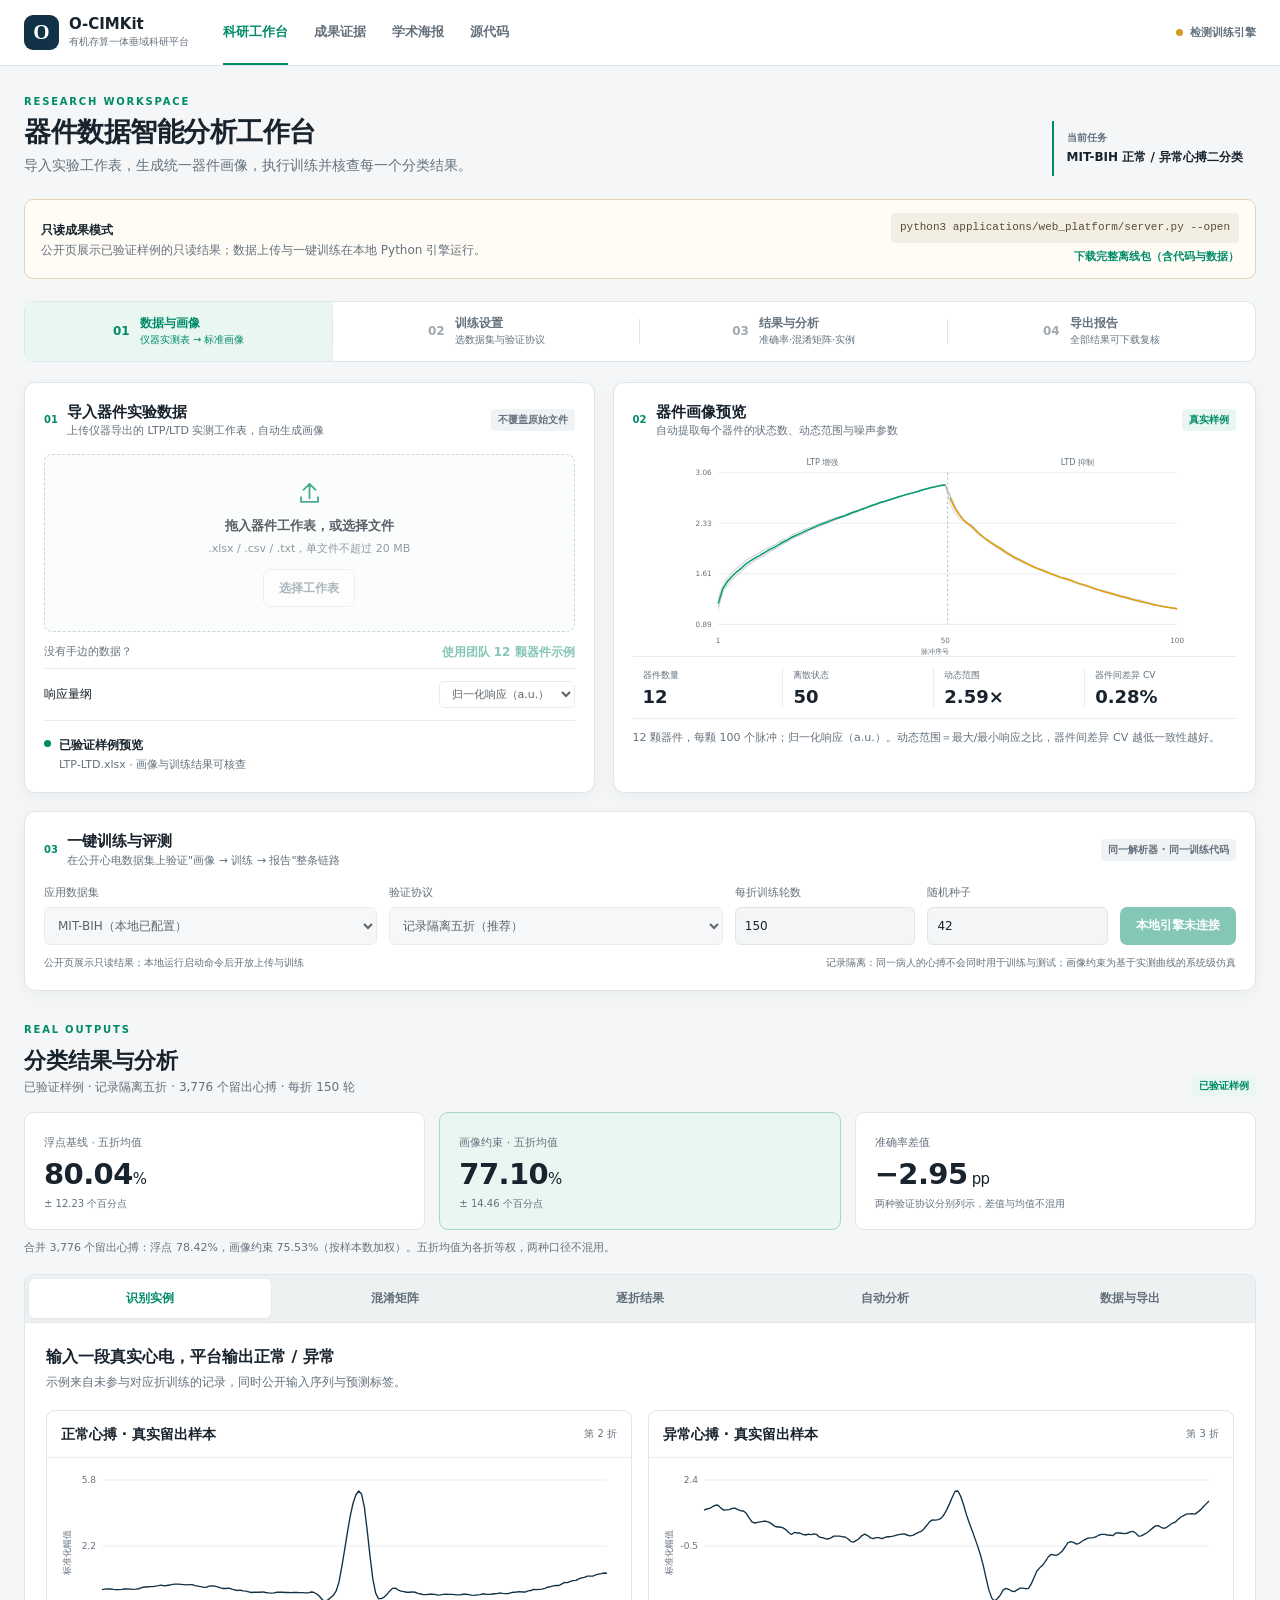
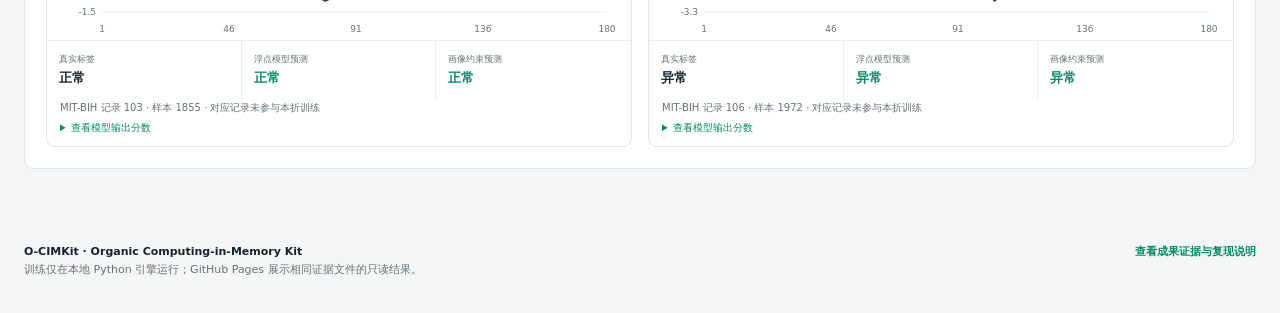
<file: index.html>
<!DOCTYPE html>
<html lang="zh-CN">
<head>
    <meta charset="UTF-8">
    <meta name="viewport" content="width=device-width, initial-scale=1.0">
    <meta name="description" content="O-CIMKit 本地科研平台：导入器件实验数据，生成画像，执行训练，查看心电识别实例、混淆矩阵与自动分析。">
    <title>O-CIMKit｜器件数据智能分析工作台</title>
    <link rel="stylesheet" href="platform.css">
</head>
<body>
<header class="app-header">
    <a class="brand" href="index.html" aria-label="O-CIMKit 科研工作台">
        <span class="brand-mark">O</span>
        <span><strong>O-CIMKit</strong><small>有机存算一体垂域科研平台</small></span>
    </a>
    <nav aria-label="主导航">
        <a class="active" href="index.html">科研工作台</a>
        <a href="evidence.html">成果证据</a>
        <a href="poster.html">学术海报</a>
        <a href="https://github.com/Leslie360/O-CIMKit" target="_blank" rel="noreferrer">源代码</a>
    </nav>
    <div class="engine-status offline" id="engineStatus"><span></span><strong>检测训练引擎</strong></div>
</header>

<main class="workspace">
    <div class="workspace-heading">
        <div><p class="overline">RESEARCH WORKSPACE</p><h1>器件数据智能分析工作台</h1><p>导入实验工作表，生成统一器件画像，执行训练并核查每一个分类结果。</p></div>
        <div class="workspace-boundary"><strong>当前任务</strong><span>MIT-BIH 正常 / 异常心搏二分类</span></div>
    </div>

    <div class="mode-notice" id="modeNotice">
        <div><strong>只读成果模式</strong><p>公开页展示已验证样例的只读结果；数据上传与一键训练在本地 Python 引擎运行。</p></div>
        <div class="offline-actions"><code>python3 applications/web_platform/server.py --open</code><a href="https://leslie360.github.io/O-CIMKit/O-CIMKit_离线评审包_20261112.zip" download>下载完整离线包（含代码与数据）</a></div>
    </div>

    <ol class="stepper" aria-label="科研工作流">
        <li class="active" id="step1"><span>01</span><div><strong>数据与画像</strong><small>仪器实测表 → 标准画像</small></div></li>
        <li id="step2"><span>02</span><div><strong>训练设置</strong><small>选数据集与验证协议</small></div></li>
        <li id="step3"><span>03</span><div><strong>结果与分析</strong><small>准确率·混淆矩阵·实例</small></div></li>
        <li id="step4"><span>04</span><div><strong>导出报告</strong><small>全部结果可下载复核</small></div></li>
    </ol>

    <div class="input-grid">
        <section class="panel" aria-labelledby="importTitle">
            <div class="panel-heading"><div><span class="section-number">01</span><div><h2 id="importTitle">导入器件实验数据</h2><p class="panel-sub">上传仪器导出的 LTP/LTD 实测工作表，自动生成画像</p></div></div><span class="tag neutral">不覆盖原始文件</span></div>
            <div class="dropzone" id="dropzone">
                <input type="file" id="fileInput" accept=".xlsx,.csv,.txt" hidden disabled>
                <svg viewBox="0 0 24 24" aria-hidden="true"><path d="M12 16V4m0 0L7 9m5-5 5 5M5 15v4h14v-4"/></svg>
                <strong>拖入器件工作表，或选择文件</strong>
                <p>.xlsx / .csv / .txt，单文件不超过 20 MB</p>
                <button class="button secondary" id="chooseFile" type="button" disabled>选择工作表</button>
            </div>
            <div class="example-row"><span>没有手边的数据？</span><button class="text-button" id="loadExample" type="button" disabled>使用团队 12 颗器件示例</button></div>
            <div class="field-row">
                <label for="measurementUnit">响应量纲</label>
                <select id="measurementUnit">
                    <option value="">归一化响应（a.u.）</option><option value="uA">µA</option><option value="mA">mA</option><option value="A">A</option><option value="S">S（已知为电导）</option>
                </select>
            </div>
            <div class="file-status" id="fileStatus"><span class="status-dot"></span><div><strong>已验证样例预览</strong><p>LTP-LTD.xlsx · 画像与训练结果可核查</p></div></div>
            <div class="ingestion-message" id="ingestionMessage" role="status" hidden></div>
        </section>

        <section class="panel" aria-labelledby="profileTitle">
            <div class="panel-heading"><div><span class="section-number">02</span><div><h2 id="profileTitle">器件画像预览</h2><p class="panel-sub">自动提取每个器件的状态数、动态范围与噪声参数</p></div></div><span class="tag success" id="profileTag">真实样例</span></div>
            <div class="profile-plot"><svg id="profileChart" viewBox="0 0 640 250" role="img" aria-label="实测器件 LTP 与 LTD 响应曲线"></svg></div>
            <div class="profile-metrics">
                <div><span>器件数量</span><strong id="deviceCount">12</strong></div>
                <div><span>离散状态</span><strong id="profileStates">50</strong></div>
                <div><span>动态范围</span><strong id="profileRange">2.59×</strong></div>
                <div><span>器件间差异 CV</span><strong id="profileVariation">0.28%</strong></div>
            </div>
            <p class="panel-note" id="profileNote">均值曲线来自 12 颗器件，每颗 50 次增强（LTP）与 50 次抑制（LTD）。动态范围＝最大/最小响应之比；器件间差异 CV 越低，器件一致性越好。</p>
        </section>
    </div>

    <section class="panel training-panel" aria-labelledby="trainingTitle">
        <div class="panel-heading"><div><span class="section-number">03</span><div><h2 id="trainingTitle">一键训练与评测</h2><p class="panel-sub">在公开心电数据集上验证"画像 → 训练 → 报告"整条链路</p></div></div><span class="tag neutral">同一解析器 · 同一训练代码</span></div>
        <div class="training-form">
            <label>应用数据集<select id="dataset" disabled><option>MIT-BIH（本地已配置）</option></select></label>
            <label title="记录隔离：同一位病人的心搏不会同时出现在训练集与测试集，避免信息泄漏">验证协议<select id="validation"><option value="patient-group-kfold">记录隔离五折（推荐）</option><option value="beat-kfold">心搏级内部五折</option></select></label>
            <label title="每一折模型训练的迭代轮数">每折训练轮数<input id="epochs" type="number" min="1" max="300" value="150"></label>
            <label title="固定随机种子，保证五折结果可复现">随机种子<input id="seed" type="number" min="0" max="2147483647" value="42"></label>
            <button class="button primary" id="startTraining" type="button" disabled>开始训练</button>
        </div>
        <div class="training-caption"><span id="trainingHint">请先连接本地引擎并生成器件画像</span><span>记录隔离：同一病人的心搏不会同时用于训练与测试；画像约束为基于实测曲线的系统级仿真</span></div>
        <div class="job-progress" id="jobProgress" hidden>
            <div><strong id="jobMessage">准备训练</strong><span id="jobPercent">0%</span></div>
            <div class="progress-track"><span id="progressFill"></span></div>
            <small id="jobId"></small>
        </div>
        <div class="error-box" id="trainingError" role="alert" hidden></div>
    </section>

    <section class="results-section" id="resultsSection" aria-labelledby="resultsTitle">
        <div class="results-heading">
            <div><p class="overline">REAL OUTPUTS</p><h2 id="resultsTitle">分类结果与分析</h2><p id="resultContext">团队样例 · 记录隔离五折 · 3,776 个留出心搏</p></div>
            <span class="tag success" id="resultSource">已验证样例</span>
        </div>
        <div class="metric-grid">
            <article><span>浮点基线 · 五折均值</span><strong id="floatAccuracy">80.04<small>%</small></strong><p id="floatStd">± 12.23 个百分点</p></article>
            <article class="emphasized"><span>画像约束 · 五折均值</span><strong id="measuredAccuracy">77.10<small>%</small></strong><p id="measuredStd">± 14.46 个百分点</p></article>
            <article><span>准确率差值</span><strong id="accuracyDelta">−2.95<small> pp</small></strong><p>两种验证协议分别列示，差值与均值不混用</p></article>
        </div>
        <p class="pooled-note" id="pooledNote">合并 3,776 个留出心搏后的样本加权准确率另行列示；与五折等权均值不混用。</p>

        <div class="result-tabs" role="tablist" aria-label="结果视图">
            <button class="active" type="button" role="tab" aria-selected="true" data-tab="examples">识别实例</button>
            <button type="button" role="tab" aria-selected="false" data-tab="confusion">混淆矩阵</button>
            <button type="button" role="tab" aria-selected="false" data-tab="folds">逐折结果</button>
            <button type="button" role="tab" aria-selected="false" data-tab="analysis">自动分析</button>
            <button type="button" role="tab" aria-selected="false" data-tab="downloads">数据与导出</button>
        </div>

        <div class="tab-panel" id="examplesPanel" role="tabpanel">
            <div class="panel-intro"><h3>输入一段真实心电，平台输出正常 / 异常</h3><p>示例来自未参与对应折训练的记录，同时公开输入序列与预测标签。</p></div>
            <div class="example-grid" id="exampleGrid"></div>
        </div>
        <div class="tab-panel" id="confusionPanel" role="tabpanel" hidden>
            <div class="panel-intro"><h3>正常与异常分别识别对了多少？</h3><p>矩阵汇总全部五折的留出预测；每格同时显示心搏数量与占真实类别的比例。</p></div>
            <div class="matrix-grid" id="matrixGrid"></div>
            <div id="recallSummary"></div>
        </div>
        <div class="tab-panel" id="foldsPanel" role="tabpanel" hidden>
            <div class="panel-intro"><h3>五折结果与记录来源</h3><p>五折结果与记录来源一并公开，便于核查折间波动。</p></div>
            <svg id="foldChart" viewBox="0 0 960 320" role="img" aria-label="五折准确率对比"></svg>
            <div id="foldTable"></div>
        </div>
        <div class="tab-panel" id="analysisPanel" role="tabpanel" hidden>
            <div class="panel-intro"><h3>从结果到下一步实验</h3><p>分析文字由本次结果自动生成，准确区分五折等权、样本加权与验证边界。</p></div>
            <ol class="analysis-list" id="analysisList"></ol>
            <div class="boundary-note"><strong>平台定位</strong><p>心电分类用于验证“器件实测数据 → 器件画像 → 模型训练 → 结果报告”的科研链路，面向器件与算法研究。</p></div>
        </div>
        <div class="tab-panel" id="downloadsPanel" role="tabpanel" hidden>
            <div class="panel-intro"><h3>数据文件与分析结果下载</h3><p>画像、评测报告、逐心搏预测和实例均可下载，便于后续分析和复核。</p></div>
            <div class="download-grid" id="downloadGrid"></div>
        </div>
    </section>
</main>

<footer class="app-footer"><div><strong>O-CIMKit · Organic Computing-in-Memory Kit</strong><p>训练仅在本地 Python 引擎运行；GitHub Pages 展示相同证据文件的只读结果。</p></div><a href="evidence.html">查看成果证据与复现说明</a></footer>
<script src="data.js"></script>
<script src="platform.js"></script>
</body>
</html>
</file>
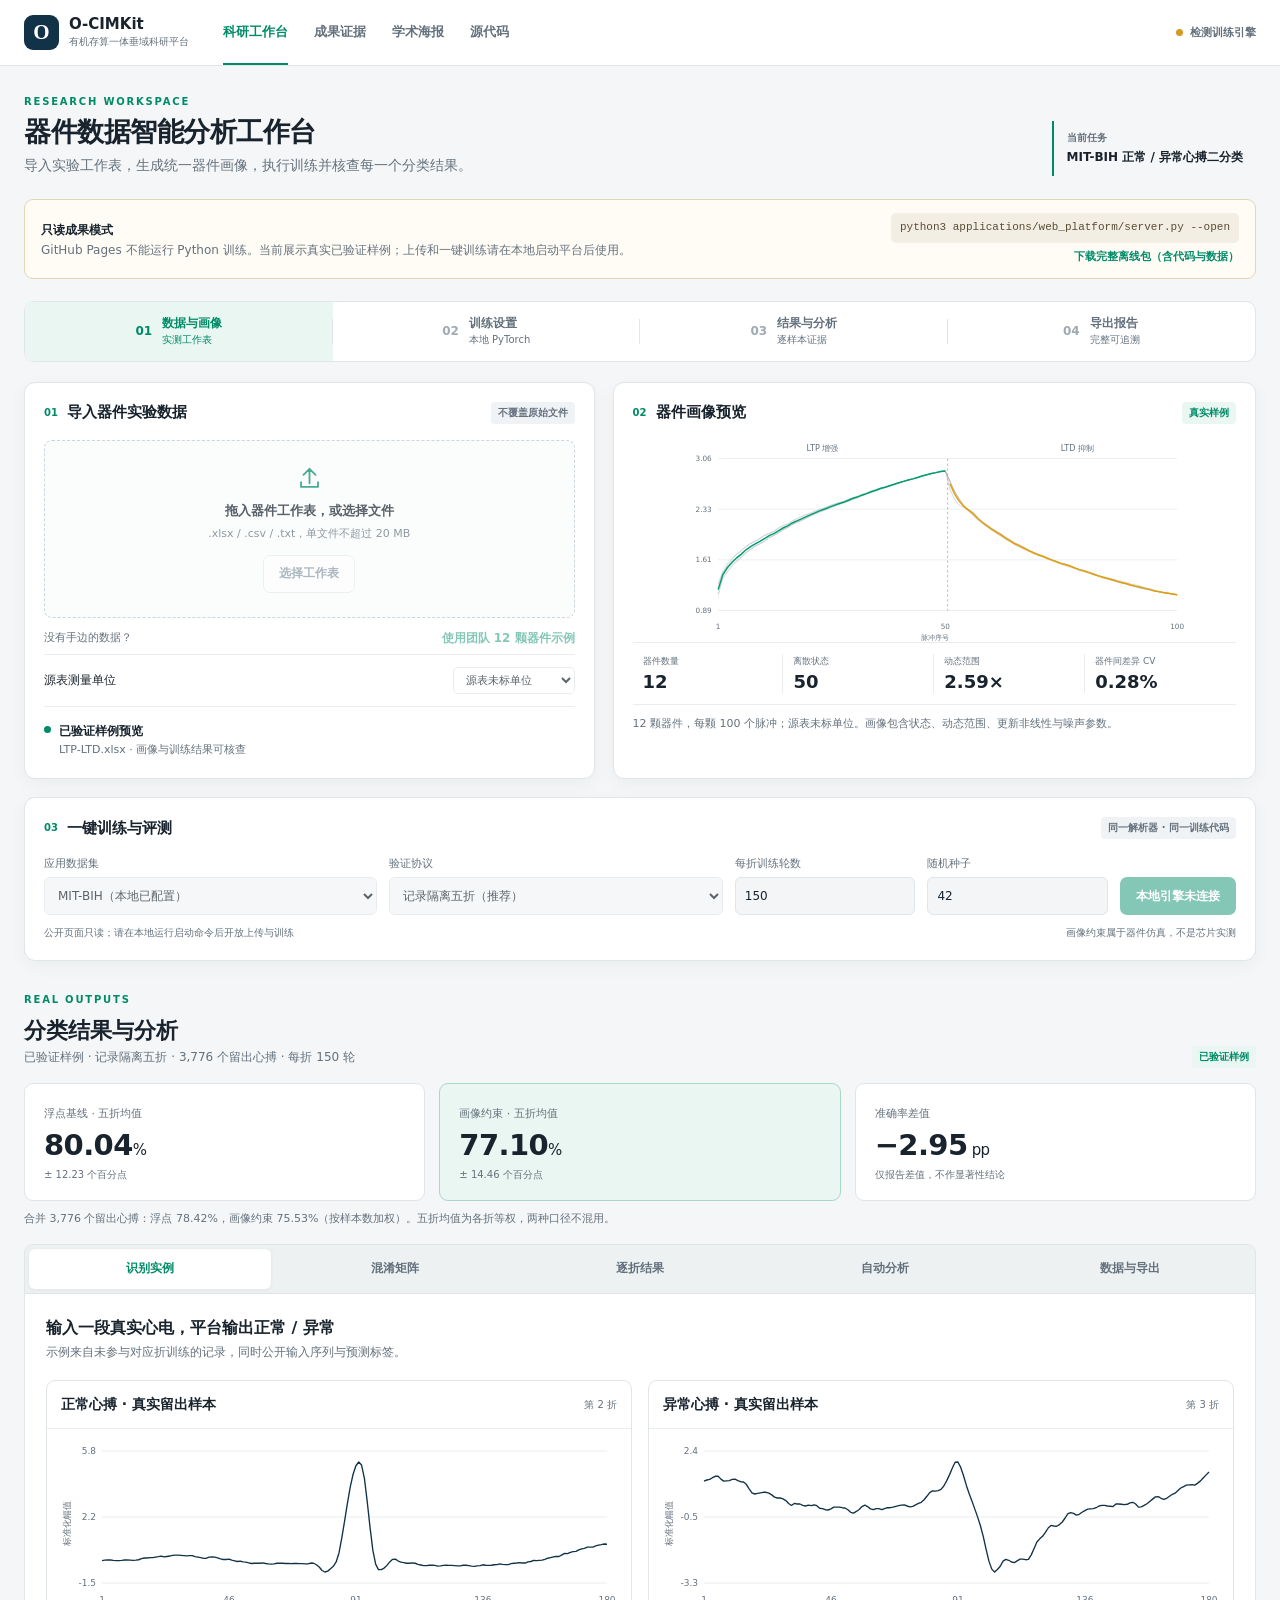
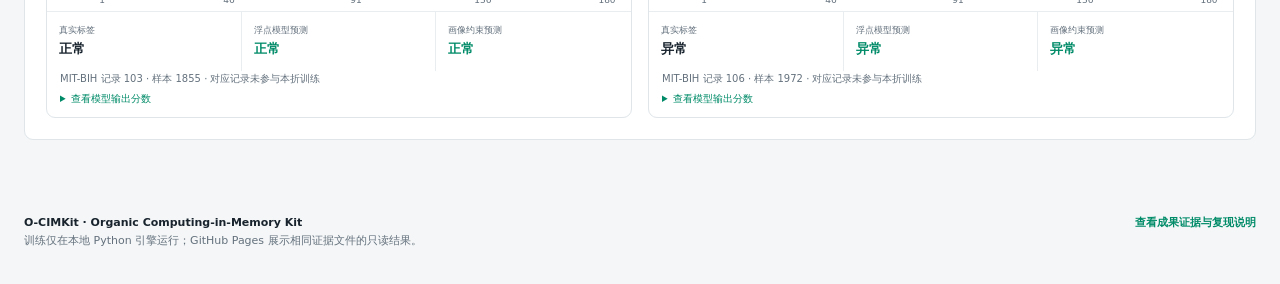
<file: applications/web_dashboard/index.html>
<!DOCTYPE html>
<html lang="zh-CN">
<head>
    <meta charset="UTF-8">
    <meta name="viewport" content="width=device-width, initial-scale=1.0">
    <meta name="description" content="O-CIMKit 本地科研平台：导入器件实验数据，生成画像，执行训练，查看心电识别实例、混淆矩阵与自动分析。">
    <title>O-CIMKit｜器件数据智能分析工作台</title>
    <link rel="stylesheet" href="platform.css">
</head>
<body>
<header class="app-header">
    <a class="brand" href="index.html" aria-label="O-CIMKit 科研工作台">
        <span class="brand-mark">O</span>
        <span><strong>O-CIMKit</strong><small>有机存算一体垂域科研平台</small></span>
    </a>
    <nav aria-label="主导航">
        <a class="active" href="index.html">科研工作台</a>
        <a href="evidence.html">成果证据</a>
        <a href="poster.html">学术海报</a>
        <a href="https://github.com/Leslie360/O-CIMKit" target="_blank" rel="noreferrer">源代码</a>
    </nav>
    <div class="engine-status offline" id="engineStatus"><span></span><strong>检测训练引擎</strong></div>
</header>

<main class="workspace">
    <div class="workspace-heading">
        <div><p class="overline">RESEARCH WORKSPACE</p><h1>器件数据智能分析工作台</h1><p>导入实验工作表，生成统一器件画像，执行训练并核查每一个分类结果。</p></div>
        <div class="workspace-boundary"><strong>当前任务</strong><span>MIT-BIH 正常 / 异常心搏二分类</span></div>
    </div>

    <div class="mode-notice" id="modeNotice">
        <div><strong>只读成果模式</strong><p>GitHub Pages 不能运行 Python 训练。当前展示真实已验证样例；上传和一键训练请在本地启动平台后使用。</p></div>
        <div class="offline-actions"><code>python3 applications/web_platform/server.py --open</code><a href="https://leslie360.github.io/O-CIMKit/O-CIMKit_离线评审包_20261112.zip" download>下载完整离线包（含代码与数据）</a></div>
    </div>

    <ol class="stepper" aria-label="科研工作流">
        <li class="active" id="step1"><span>01</span><div><strong>数据与画像</strong><small>实测工作表</small></div></li>
        <li id="step2"><span>02</span><div><strong>训练设置</strong><small>本地 PyTorch</small></div></li>
        <li id="step3"><span>03</span><div><strong>结果与分析</strong><small>逐样本证据</small></div></li>
        <li id="step4"><span>04</span><div><strong>导出报告</strong><small>完整可追溯</small></div></li>
    </ol>

    <div class="input-grid">
        <section class="panel" aria-labelledby="importTitle">
            <div class="panel-heading"><div><span class="section-number">01</span><h2 id="importTitle">导入器件实验数据</h2></div><span class="tag neutral">不覆盖原始文件</span></div>
            <div class="dropzone" id="dropzone">
                <input type="file" id="fileInput" accept=".xlsx,.csv,.txt" hidden disabled>
                <svg viewBox="0 0 24 24" aria-hidden="true"><path d="M12 16V4m0 0L7 9m5-5 5 5M5 15v4h14v-4"/></svg>
                <strong>拖入器件工作表，或选择文件</strong>
                <p>.xlsx / .csv / .txt，单文件不超过 20 MB</p>
                <button class="button secondary" id="chooseFile" type="button" disabled>选择工作表</button>
            </div>
            <div class="example-row"><span>没有手边的数据？</span><button class="text-button" id="loadExample" type="button" disabled>使用团队 12 颗器件示例</button></div>
            <div class="field-row">
                <label for="measurementUnit">源表测量单位</label>
                <select id="measurementUnit">
                    <option value="">源表未标单位</option><option value="uA">µA</option><option value="mA">mA</option><option value="A">A</option><option value="S">S（已知为电导）</option>
                </select>
            </div>
            <div class="file-status" id="fileStatus"><span class="status-dot"></span><div><strong>已验证样例预览</strong><p>LTP-LTD.xlsx · 画像与训练结果可核查</p></div></div>
            <div class="ingestion-message" id="ingestionMessage" role="status" hidden></div>
        </section>

        <section class="panel" aria-labelledby="profileTitle">
            <div class="panel-heading"><div><span class="section-number">02</span><h2 id="profileTitle">器件画像预览</h2></div><span class="tag success" id="profileTag">真实样例</span></div>
            <div class="profile-plot"><svg id="profileChart" viewBox="0 0 640 250" role="img" aria-label="实测器件 LTP 与 LTD 响应曲线"></svg></div>
            <div class="profile-metrics">
                <div><span>器件数量</span><strong id="deviceCount">12</strong></div>
                <div><span>离散状态</span><strong id="profileStates">50</strong></div>
                <div><span>动态范围</span><strong id="profileRange">2.59×</strong></div>
                <div><span>器件间差异 CV</span><strong id="profileVariation">0.28%</strong></div>
            </div>
            <p class="panel-note" id="profileNote">均值曲线来自 12 颗器件，每颗 50 次增强与 50 次抑制；源表未标电流单位。</p>
        </section>
    </div>

    <section class="panel training-panel" aria-labelledby="trainingTitle">
        <div class="panel-heading"><div><span class="section-number">03</span><h2 id="trainingTitle">一键训练与评测</h2></div><span class="tag neutral">同一解析器 · 同一训练代码</span></div>
        <div class="training-form">
            <label>应用数据集<select id="dataset" disabled><option>MIT-BIH（本地已配置）</option></select></label>
            <label>验证协议<select id="validation"><option value="patient-group-kfold">记录隔离五折（推荐）</option><option value="beat-kfold">心搏级内部五折</option></select></label>
            <label>每折训练轮数<input id="epochs" type="number" min="1" max="300" value="150"></label>
            <label>随机种子<input id="seed" type="number" min="0" max="2147483647" value="42"></label>
            <button class="button primary" id="startTraining" type="button" disabled>开始训练</button>
        </div>
        <div class="training-caption"><span id="trainingHint">请先连接本地引擎并生成器件画像</span><span>画像约束属于器件仿真，不是芯片实测</span></div>
        <div class="job-progress" id="jobProgress" hidden>
            <div><strong id="jobMessage">准备训练</strong><span id="jobPercent">0%</span></div>
            <div class="progress-track"><span id="progressFill"></span></div>
            <small id="jobId"></small>
        </div>
        <div class="error-box" id="trainingError" role="alert" hidden></div>
    </section>

    <section class="results-section" id="resultsSection" aria-labelledby="resultsTitle">
        <div class="results-heading">
            <div><p class="overline">REAL OUTPUTS</p><h2 id="resultsTitle">分类结果与分析</h2><p id="resultContext">团队样例 · 记录隔离五折 · 3,776 个留出心搏</p></div>
            <span class="tag success" id="resultSource">已验证样例</span>
        </div>
        <div class="metric-grid">
            <article><span>浮点基线 · 五折均值</span><strong id="floatAccuracy">80.04<small>%</small></strong><p id="floatStd">± 12.23 个百分点</p></article>
            <article class="emphasized"><span>画像约束 · 五折均值</span><strong id="measuredAccuracy">77.10<small>%</small></strong><p id="measuredStd">± 14.46 个百分点</p></article>
            <article><span>准确率差值</span><strong id="accuracyDelta">−2.95<small> pp</small></strong><p>仅报告差值，不作显著性结论</p></article>
        </div>
        <p class="pooled-note" id="pooledNote">合并 3,776 个留出心搏后的样本加权准确率另行列示；与五折等权均值不混用。</p>

        <div class="result-tabs" role="tablist" aria-label="结果视图">
            <button class="active" type="button" role="tab" aria-selected="true" data-tab="examples">识别实例</button>
            <button type="button" role="tab" aria-selected="false" data-tab="confusion">混淆矩阵</button>
            <button type="button" role="tab" aria-selected="false" data-tab="folds">逐折结果</button>
            <button type="button" role="tab" aria-selected="false" data-tab="analysis">自动分析</button>
            <button type="button" role="tab" aria-selected="false" data-tab="downloads">数据与导出</button>
        </div>

        <div class="tab-panel" id="examplesPanel" role="tabpanel">
            <div class="panel-intro"><h3>输入一段真实心电，平台输出正常 / 异常</h3><p>示例来自未参与对应折训练的记录，同时公开输入序列与预测标签。</p></div>
            <div class="example-grid" id="exampleGrid"></div>
        </div>
        <div class="tab-panel" id="confusionPanel" role="tabpanel" hidden>
            <div class="panel-intro"><h3>正常与异常分别识别对了多少？</h3><p>矩阵汇总全部五折的留出预测；每格同时显示心搏数量与占真实类别的比例。</p></div>
            <div class="matrix-grid" id="matrixGrid"></div>
            <div id="recallSummary"></div>
        </div>
        <div class="tab-panel" id="foldsPanel" role="tabpanel" hidden>
            <div class="panel-intro"><h3>五折结果与记录来源</h3><p>折间波动是科研结论的一部分，不能只展示最好的一次。</p></div>
            <svg id="foldChart" viewBox="0 0 960 320" role="img" aria-label="五折准确率对比"></svg>
            <div id="foldTable"></div>
        </div>
        <div class="tab-panel" id="analysisPanel" role="tabpanel" hidden>
            <div class="panel-intro"><h3>从结果到下一步实验</h3><p>分析文字由本次结果自动生成，准确区分五折等权、样本加权与验证边界。</p></div>
            <ol class="analysis-list" id="analysisList"></ol>
            <div class="boundary-note"><strong>平台定位</strong><p>心电分类用于验证“器件实测数据 → 器件画像 → 模型训练 → 结果报告”的科研链路，不构成临床诊断建议。</p></div>
        </div>
        <div class="tab-panel" id="downloadsPanel" role="tabpanel" hidden>
            <div class="panel-intro"><h3>数据文件与分析结果下载</h3><p>画像、评测报告、逐心搏预测和实例均可下载，便于后续分析和复核。</p></div>
            <div class="download-grid" id="downloadGrid"></div>
        </div>
    </section>
</main>

<footer class="app-footer"><div><strong>O-CIMKit · Organic Computing-in-Memory Kit</strong><p>训练仅在本地 Python 引擎运行；GitHub Pages 展示相同证据文件的只读结果。</p></div><a href="evidence.html">查看成果证据与复现说明</a></footer>
<script src="data.js"></script>
<script src="platform.js"></script>
</body>
</html>
</file>
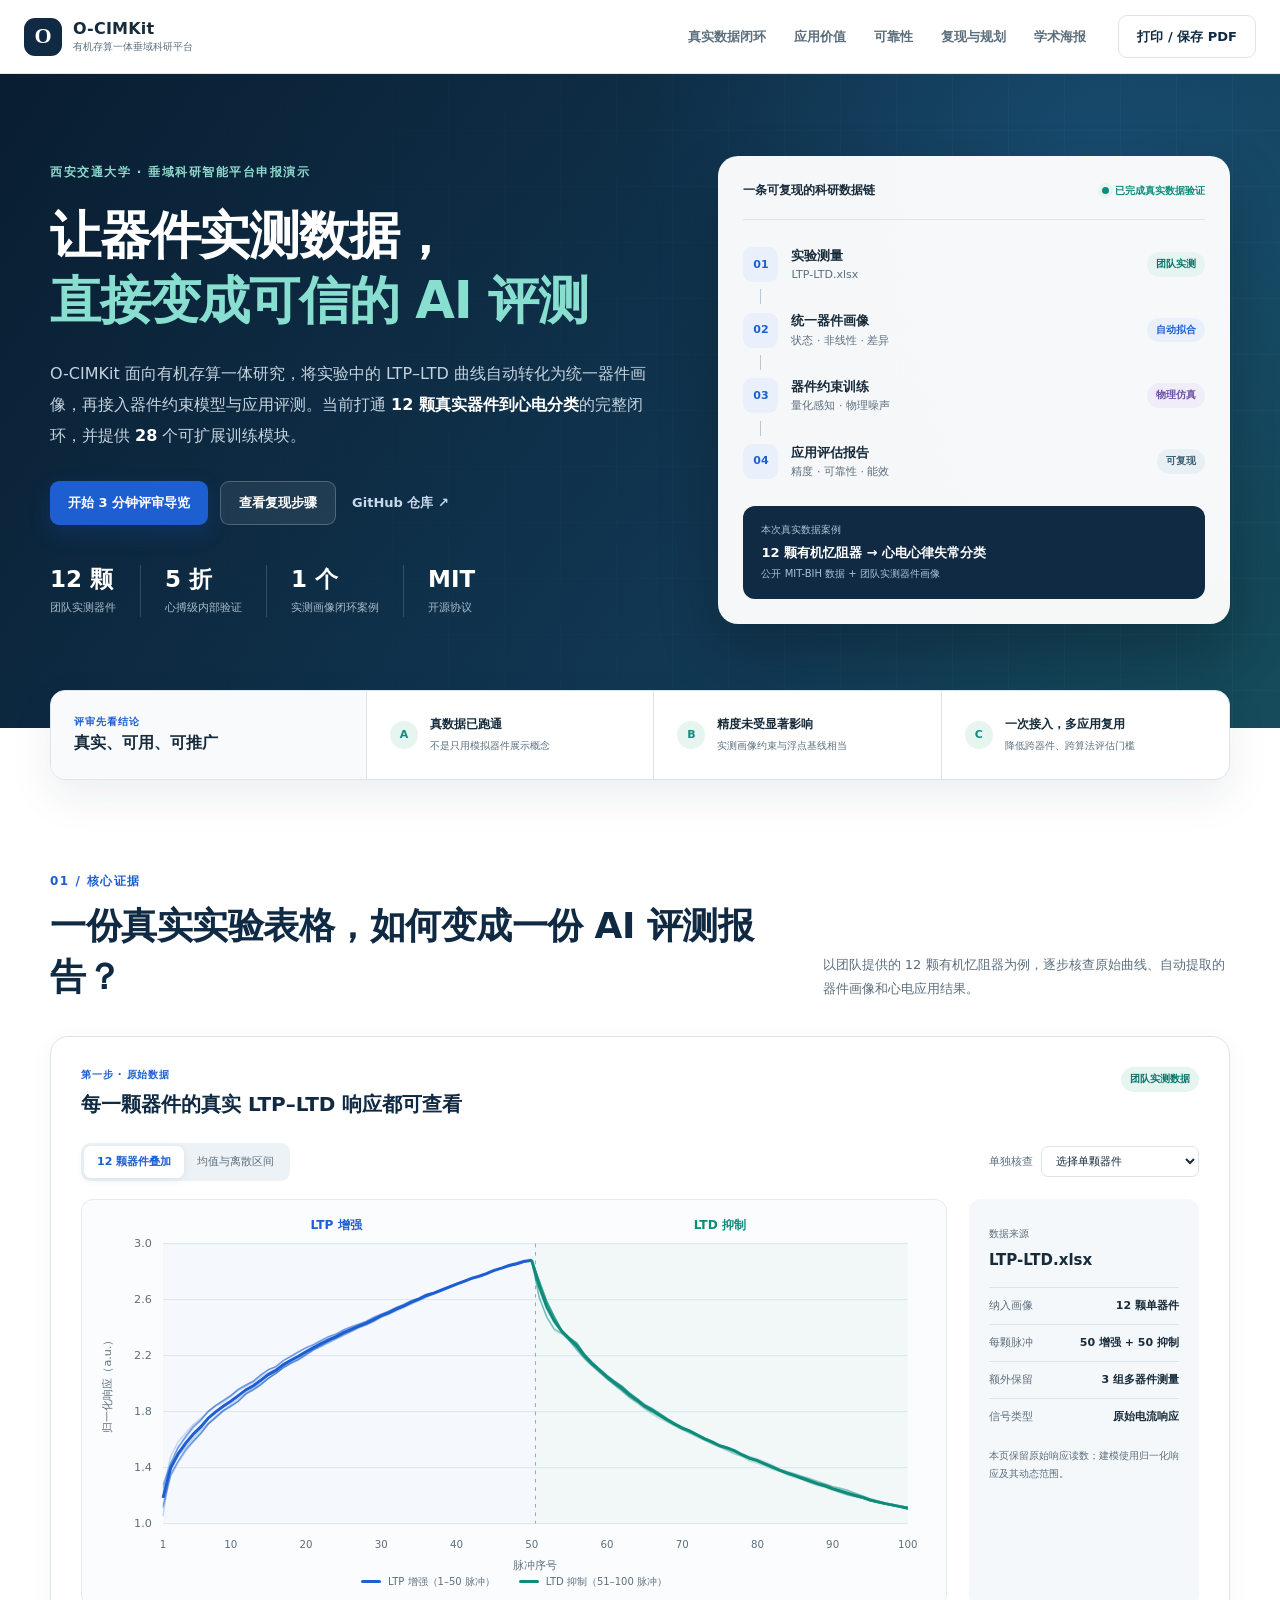
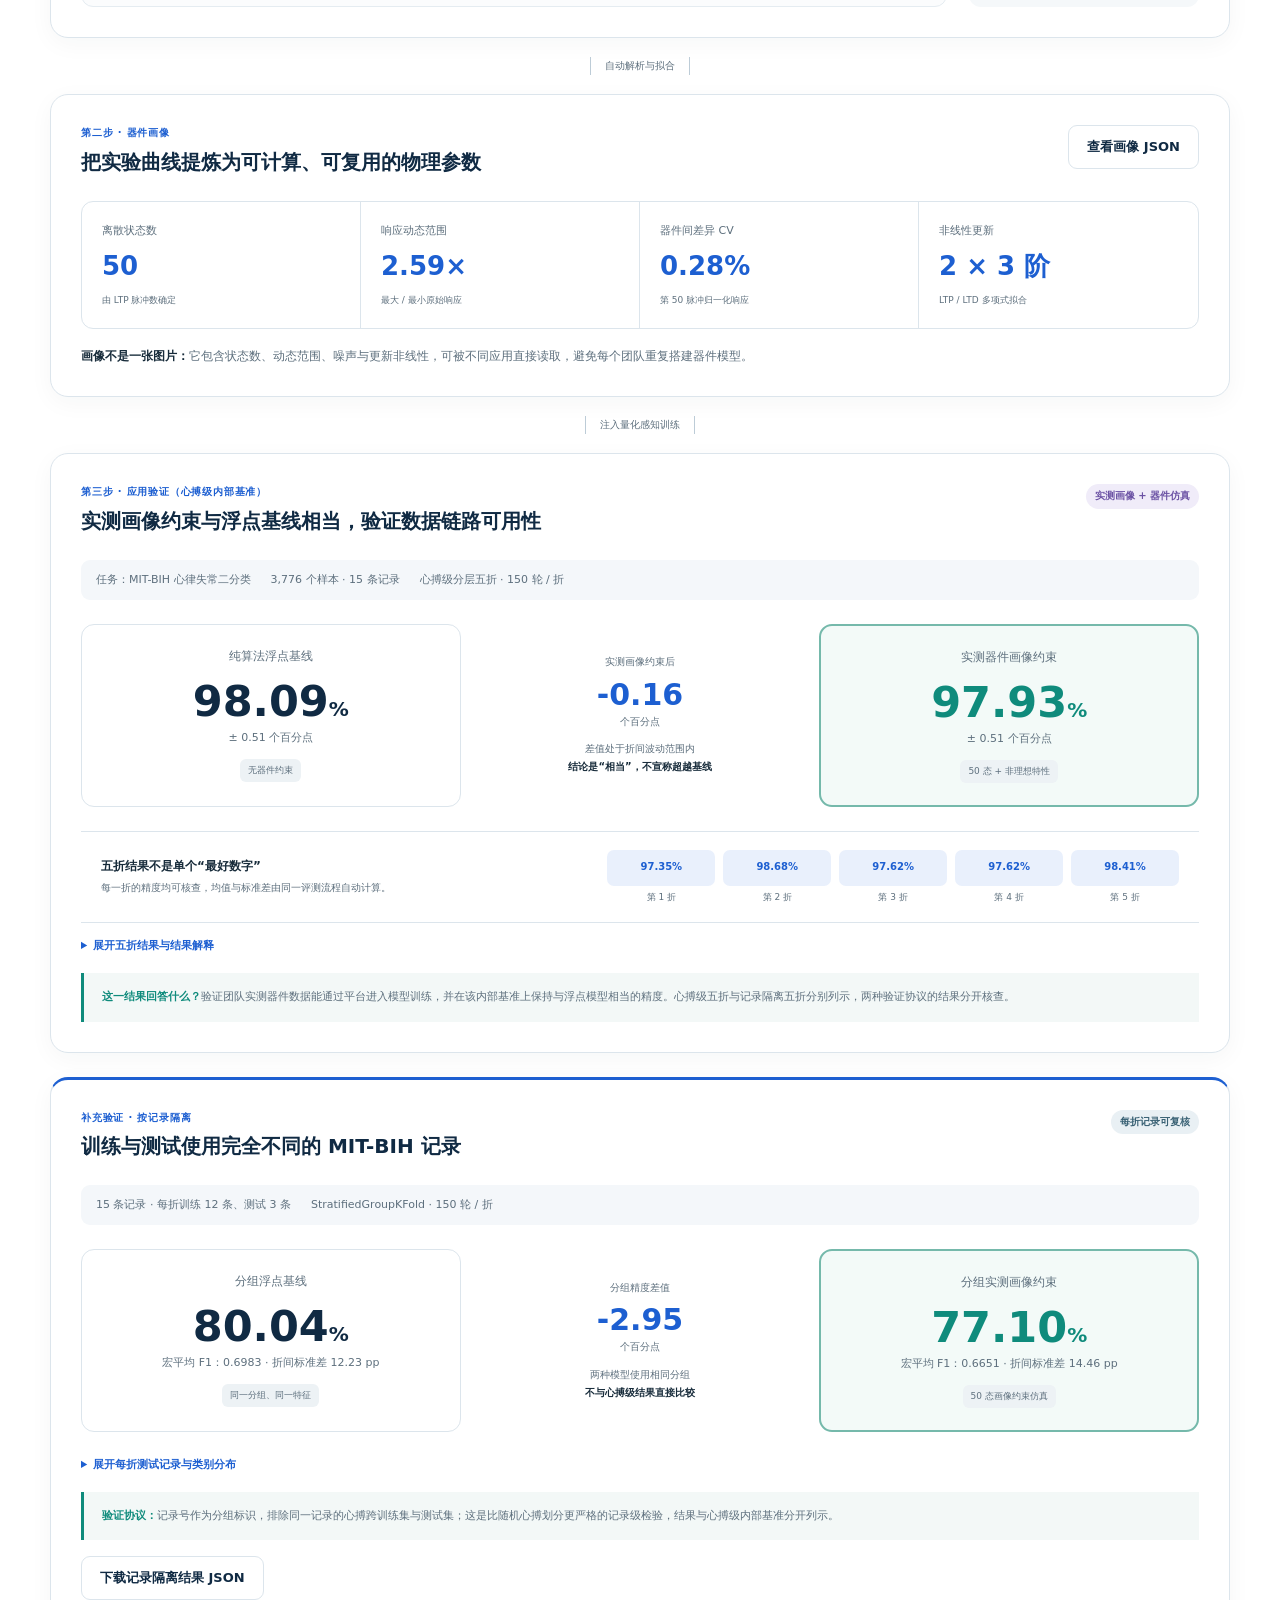
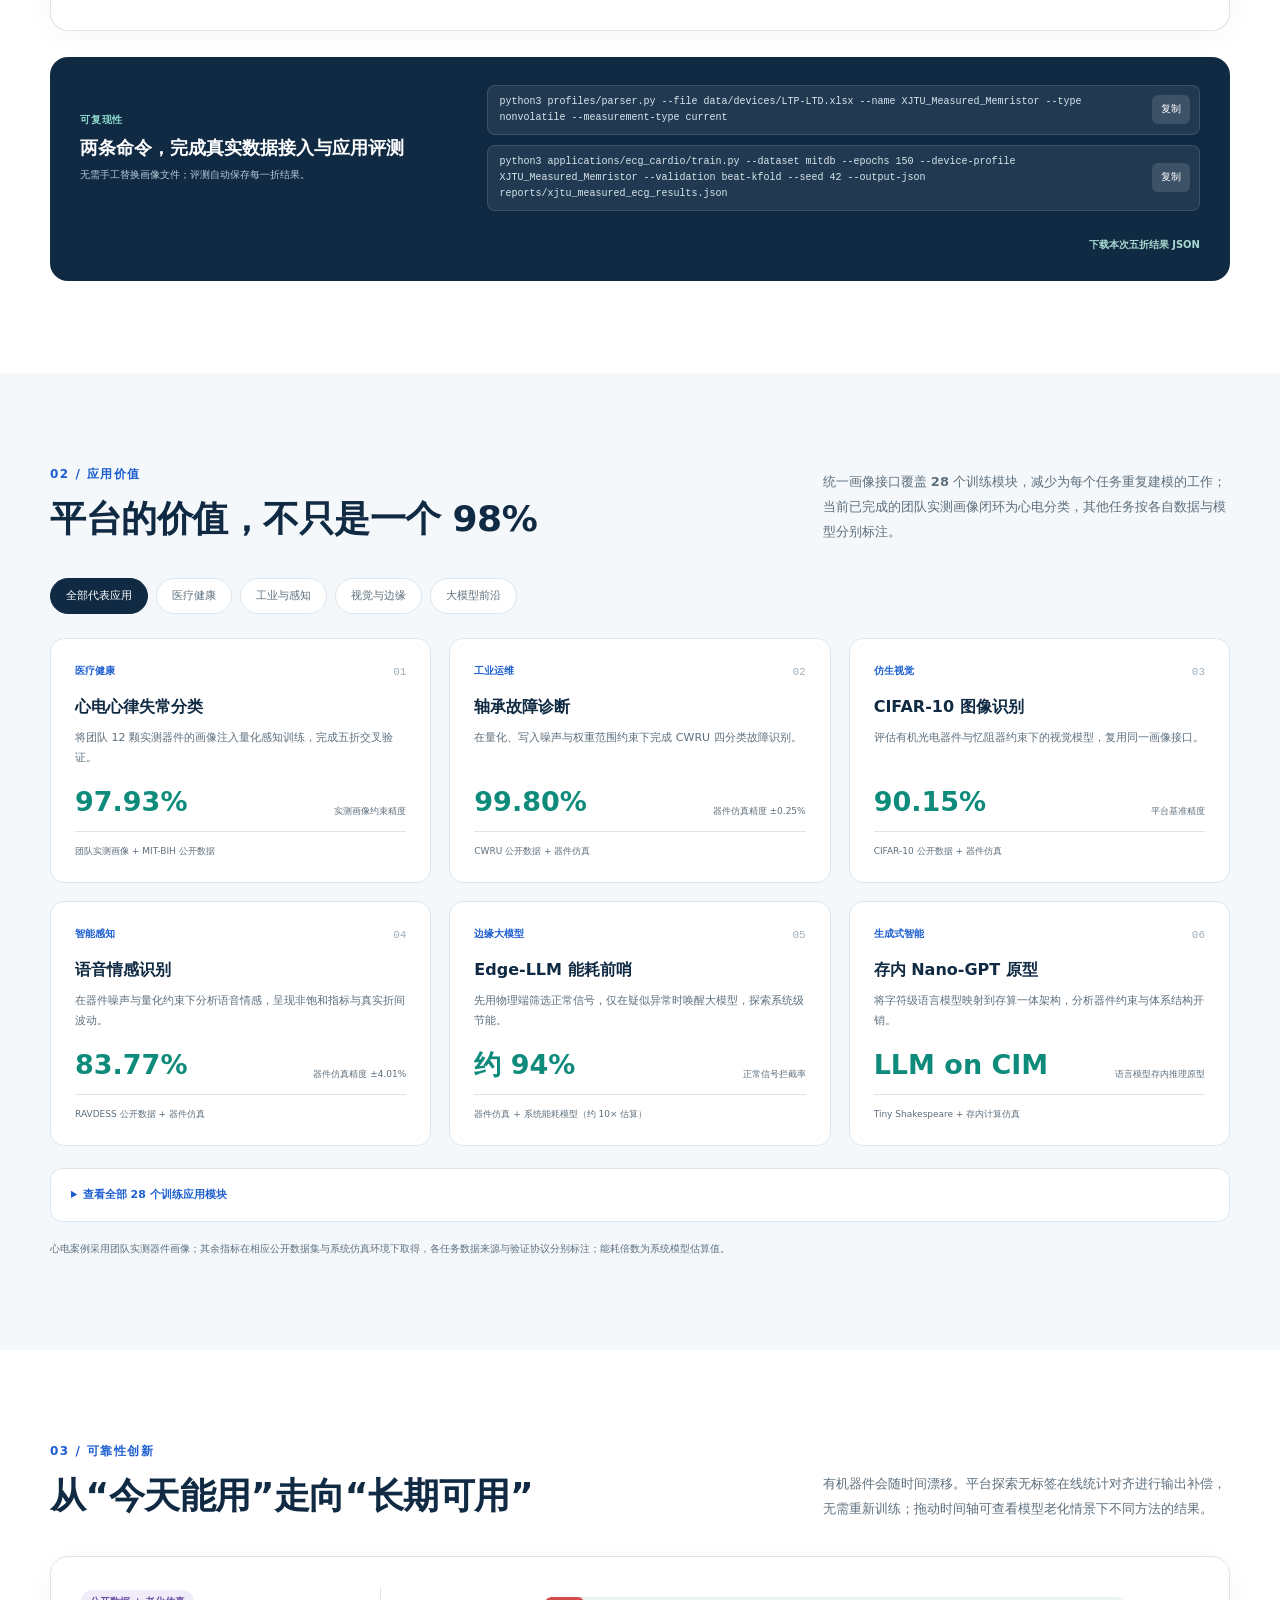
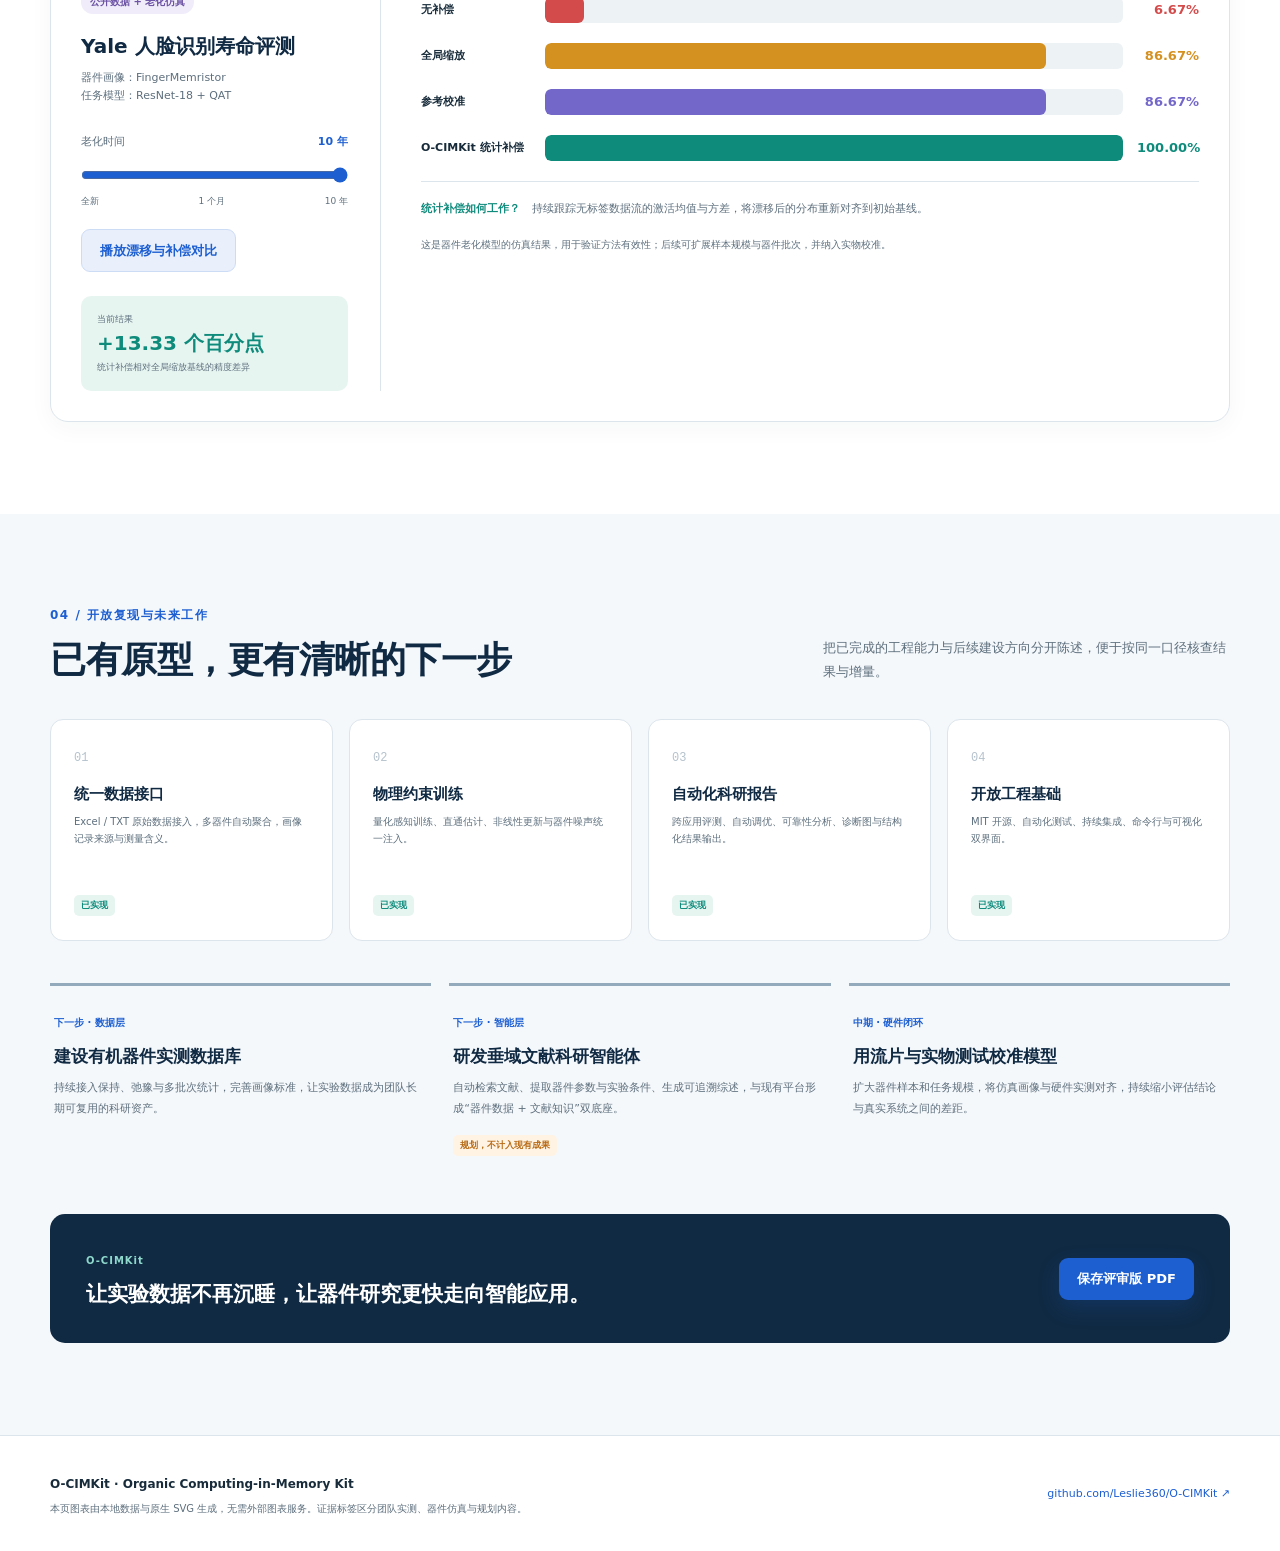
<file: evidence.html>
<!DOCTYPE html>
<html lang="zh-CN">
<head>
    <meta charset="UTF-8">
    <meta name="viewport" content="width=device-width, initial-scale=1.0">
    <meta name="description" content="O-CIMKit：将有机存算一体器件实测数据转化为统一画像，并直通多类人工智能应用评测的垂域科研平台。">
    <title>O-CIMKit｜让器件实测数据直接变成可信的 AI 评测</title>
    <link rel="stylesheet" href="style.css">
</head>
<body>
    <a class="skip-link" href="#evidence">跳到核心证据</a>
    <header class="site-header">
        <a class="brand" href="#overview" aria-label="返回首页">
            <span class="brand-mark">O</span>
            <span><strong>O-CIMKit</strong><small>有机存算一体垂域科研平台</small></span>
        </a>
        <nav aria-label="评审导览导航">
            <a href="#evidence">真实数据闭环</a>
            <a href="#applications">应用价值</a>
            <a href="#reliability">可靠性</a>
            <a href="#roadmap">复现与规划</a>
            <a href="poster.html" target="_blank" rel="noopener">学术海报</a>
        </nav>
        <button class="button button-quiet print-button" type="button">打印 / 保存 PDF</button>
    </header>

    <main>
        <section class="hero" id="overview">
            <div class="hero-copy">
                <p class="eyebrow">西安交通大学 · 垂域科研智能平台申报演示</p>
                <h1>让器件实测数据，<br><span>直接变成可信的 AI 评测</span></h1>
                <p class="hero-lead">O-CIMKit 面向有机存算一体研究，将实验中的 LTP–LTD 曲线自动转化为统一器件画像，再接入器件约束模型与应用评测。当前打通 <strong>12 颗真实器件到心电分类</strong>的完整闭环，并提供 <strong data-app-count>28</strong> 个可扩展训练模块。</p>
                <div class="hero-actions">
                    <button class="button button-primary" id="startTour" type="button">开始 3 分钟评审导览</button>
                    <a class="button button-secondary" href="#reproduce">查看复现步骤</a>
                    <a class="text-link" href="https://github.com/Leslie360/O-CIMKit" target="_blank" rel="noreferrer">GitHub 仓库 <span aria-hidden="true">↗</span></a>
                </div>
                <ul class="hero-proofs" aria-label="核心证据">
                    <li><strong>12 颗</strong><span>团队实测器件</span></li>
                    <li><strong>5 折</strong><span>心搏级内部验证</span></li>
                    <li><strong>1 个</strong><span>实测画像闭环案例</span></li>
                    <li><strong>MIT</strong><span>开源协议</span></li>
                </ul>
            </div>
            <div class="hero-visual" aria-label="平台工作流程">
                <div class="visual-header"><span>一条可复现的科研数据链</span><span class="status-dot">已完成真实数据验证</span></div>
                <ol class="pipeline">
                    <li><span class="step-number">01</span><div><strong>实验测量</strong><small>LTP-LTD.xlsx</small></div><span class="evidence-tag measured">团队实测</span></li>
                    <li><span class="step-number">02</span><div><strong>统一器件画像</strong><small>状态 · 非线性 · 差异</small></div><span class="evidence-tag automatic">自动拟合</span></li>
                    <li><span class="step-number">03</span><div><strong>器件约束训练</strong><small>量化感知 · 物理噪声</small></div><span class="evidence-tag simulation">物理仿真</span></li>
                    <li><span class="step-number">04</span><div><strong>应用评估报告</strong><small>精度 · 可靠性 · 能效</small></div><span class="evidence-tag reproducible">可复现</span></li>
                </ol>
                <div class="visual-conclusion"><span>本次真实数据案例</span><strong>12 颗有机忆阻器 → 心电心律失常分类</strong><small>公开 MIT-BIH 数据 + 团队实测器件画像</small></div>
            </div>
        </section>

        <section class="verdict-strip" aria-label="评审结论摘要">
            <div class="verdict-title"><span>评审先看结论</span><strong>真实、可用、可推广</strong></div>
            <div><span class="verdict-index">A</span><p><strong>真数据已跑通</strong><small>不是只用模拟器件展示概念</small></p></div>
            <div><span class="verdict-index">B</span><p><strong>精度未受显著影响</strong><small>实测画像约束与浮点基线相当</small></p></div>
            <div><span class="verdict-index">C</span><p><strong>一次接入，多应用复用</strong><small>降低跨器件、跨算法评估门槛</small></p></div>
        </section>

        <section class="section" id="evidence" data-tour-title="核心证据：真实数据闭环">
            <div class="section-heading">
                <div><p class="section-kicker">01 / 核心证据</p><h2>一份真实实验表格，如何变成一份 AI 评测报告？</h2></div>
                <p>以团队提供的 12 颗有机忆阻器为例，逐步核查原始曲线、自动提取的器件画像和心电应用结果。</p>
            </div>

            <article class="card evidence-card">
                <div class="card-heading">
                    <div><span class="stage-label">第一步 · 原始数据</span><h3>每一颗器件的真实 LTP–LTD 响应都可查看</h3></div>
                    <span class="evidence-tag measured">团队实测数据</span>
                </div>
                <div class="chart-toolbar" aria-label="器件曲线显示方式">
                    <div class="segmented-control">
                        <button class="active" type="button" data-chart-mode="all">12 颗器件叠加</button>
                        <button type="button" data-chart-mode="mean">均值与离散区间</button>
                    </div>
                    <label>单独核查 <select id="deviceSelect"><option value="mean">选择单颗器件</option></select></label>
                </div>
                <div class="measured-layout">
                    <div class="chart-panel">
                        <svg id="measuredChart" class="chart" viewBox="0 0 900 390" role="img" aria-label="12 颗有机忆阻器的实测 LTP-LTD 曲线"></svg>
                        <div class="chart-legend"><span><i class="legend-line ltp"></i>LTP 增强（1–50 脉冲）</span><span><i class="legend-line ltd"></i>LTD 抑制（51–100 脉冲）</span></div>
                    </div>
                    <aside class="source-panel">
                        <span class="source-label">数据来源</span>
                        <strong>LTP-LTD.xlsx</strong>
                        <dl><div><dt>纳入画像</dt><dd>12 颗单器件</dd></div><div><dt>每颗脉冲</dt><dd>50 增强 + 50 抑制</dd></div><div><dt>额外保留</dt><dd>3 组多器件测量</dd></div><div><dt>信号类型</dt><dd>原始电流响应</dd></div></dl>
                        <p>本页保留原始响应读数；建模使用归一化响应及其动态范围。</p>
                    </aside>
                </div>
            </article>

            <div class="flow-connector" aria-hidden="true"><span></span><b>自动解析与拟合</b><span></span></div>

            <article class="card profile-card">
                <div class="card-heading">
                    <div><span class="stage-label">第二步 · 器件画像</span><h3>把实验曲线提炼为可计算、可复用的物理参数</h3></div>
                    <button class="button button-quiet" id="showProfile" type="button">查看画像 JSON</button>
                </div>
                <div class="profile-metrics">
                    <div><span>离散状态数</span><strong id="profileStates">50</strong><small>由 LTP 脉冲数确定</small></div>
                    <div><span>响应动态范围</span><strong id="profileRange">2.59×</strong><small>最大 / 最小原始响应</small></div>
                    <div><span>器件间差异 CV</span><strong id="profileVariation">0.28%</strong><small>第 50 脉冲归一化响应</small></div>
                    <div><span>非线性更新</span><strong>2 × 3 阶</strong><small>LTP / LTD 多项式拟合</small></div>
                </div>
                <p class="profile-note"><strong>画像不是一张图片：</strong>它包含状态数、动态范围、噪声与更新非线性，可被不同应用直接读取，避免每个团队重复搭建器件模型。</p>
            </article>

            <div class="flow-connector" aria-hidden="true"><span></span><b>注入量化感知训练</b><span></span></div>

            <article class="card ecg-card">
                <div class="card-heading">
                    <div><span class="stage-label">第三步 · 应用验证（心搏级内部基准）</span><h3>实测画像约束与浮点基线相当，验证数据链路可用性</h3></div>
                    <span class="evidence-tag simulation">实测画像 + 器件仿真</span>
                </div>
                <div class="ecg-context"><span>任务：MIT-BIH 心律失常二分类</span><span id="ecgSamples">3,776 个样本 · 15 条记录</span><span id="ecgValidation">心搏级分层五折 · 150 轮 / 折</span></div>
                <div class="ecg-results">
                    <div class="result-box"><span>纯算法浮点基线</span><strong id="floatAccuracy">98.09<small>%</small></strong><p id="floatStd">± 0.51 个百分点</p><span class="result-tag">无器件约束</span></div>
                    <div class="result-delta"><span>实测画像约束后</span><strong id="accuracyDelta">-0.16</strong><small>个百分点</small><p>差值处于折间波动范围内<br><strong>结论是“相当”，不宣称超越基线</strong></p></div>
                    <div class="result-box emphasized"><span>实测器件画像约束</span><strong id="hardwareAccuracy">97.93<small>%</small></strong><p id="hardwareStd">± 0.51 个百分点</p><span class="result-tag">50 态 + 非理想特性</span></div>
                </div>
                <div class="fold-evidence">
                    <div><h4>五折结果不是单个“最好数字”</h4><p>每一折的精度均可核查，均值与标准差由同一评测流程自动计算。</p></div>
                    <div id="foldDots" class="fold-dots" aria-label="五折交叉验证精度"></div>
                </div>
                <details class="evidence-details"><summary>展开五折结果与结果解释</summary><div id="foldTable"></div><p id="ecgF1"></p></details>
                <div class="scientific-note"><strong>这一结果回答什么？</strong>验证团队实测器件数据能通过平台进入模型训练，并在该内部基准上保持与浮点模型相当的精度。心搏级五折与记录隔离五折分别列示，两种验证协议的结果分开核查。</div>
            </article>

            <article class="card patient-validation" id="patientEvidence" hidden>
                <div class="card-heading">
                    <div><span class="stage-label">补充验证 · 按记录隔离</span><h3>训练与测试使用完全不同的 MIT-BIH 记录</h3></div>
                    <span class="evidence-tag reproducible">每折记录可复核</span>
                </div>
                <div class="ecg-context"><span id="patientCounts">15 条记录 · 每折训练 12 条、测试 3 条</span><span>StratifiedGroupKFold · 150 轮 / 折</span></div>
                <div class="ecg-results">
                    <div class="result-box"><span>分组浮点基线</span><strong id="patientFloat">—</strong><p id="patientFloatF1">宏平均 F1：—</p><span class="result-tag">同一分组、同一特征</span></div>
                    <div class="result-delta"><span>分组精度差值</span><strong id="patientDelta">—</strong><small>个百分点</small><p>两种模型使用相同分组<br><strong>不与心搏级结果直接比较</strong></p></div>
                    <div class="result-box emphasized"><span>分组实测画像约束</span><strong id="patientHardware">—</strong><p id="patientHardwareF1">宏平均 F1：—</p><span class="result-tag">50 态画像约束仿真</span></div>
                </div>
                <details class="evidence-details"><summary>展开每折测试记录与类别分布</summary><div id="patientFoldTable"></div></details>
                <div class="scientific-note"><strong>验证协议：</strong>记录号作为分组标识，排除同一记录的心搏跨训练集与测试集；这是比随机心搏划分更严格的记录级检验，结果与心搏级内部基准分开列示。</div>
                <button class="button button-quiet" id="downloadPatientResults" type="button">下载记录隔离结果 JSON</button>
            </article>

            <div class="reproduce-box" id="reproduce">
                <div><span class="stage-label">可复现性</span><h3>两条命令，完成真实数据接入与应用评测</h3><p>无需手工替换画像文件；评测自动保存每一折结果。</p></div>
                <div class="commands">
                    <div><code id="ingestCommand">python3 profiles/parser.py --file data/devices/LTP-LTD.xlsx --name XJTU_Measured_Memristor --type nonvolatile --measurement-type current</code><button type="button" class="copy-button" data-copy-target="ingestCommand">复制</button></div>
                    <div><code id="evalCommand">python3 applications/ecg_cardio/train.py --dataset mitdb --epochs 150 --device-profile XJTU_Measured_Memristor --validation beat-kfold --seed 42 --output-json reports/xjtu_measured_ecg_results.json</code><button type="button" class="copy-button" data-copy-target="evalCommand">复制</button></div>
                </div>
                <button class="text-link download-results" id="downloadResults" type="button">下载本次五折结果 JSON</button>
            </div>
        </section>

        <section class="section section-tinted" id="applications" data-tour-title="应用价值：一次接入，多应用复用">
            <div class="section-heading">
                <div><p class="section-kicker">02 / 应用价值</p><h2>平台的价值，不只是一个 98%</h2></div>
                <p>统一画像接口覆盖 <strong data-app-count>28</strong> 个训练模块，减少为每个任务重复建模的工作；当前已完成的团队实测画像闭环为心电分类，其他任务按各自数据与模型分别标注。</p>
            </div>
            <div class="filter-bar" role="group" aria-label="按应用领域筛选">
                <button class="active" type="button" data-filter="all">全部代表应用</button>
                <button type="button" data-filter="health">医疗健康</button>
                <button type="button" data-filter="industry">工业与感知</button>
                <button type="button" data-filter="vision">视觉与边缘</button>
                <button type="button" data-filter="frontier">大模型前沿</button>
            </div>
            <div class="app-grid" id="appGrid"></div>
            <details class="catalog"><summary>查看全部 <span data-app-count>28</span> 个训练应用模块</summary><div id="appCatalog"></div></details>
            <p class="section-footnote">心电案例采用团队实测器件画像；其余指标在相应公开数据集与系统仿真环境下取得，各任务数据来源与验证协议分别标注；能耗倍数为系统模型估算值。</p>
        </section>

        <section class="section" id="reliability" data-tour-title="可靠性：让器件不仅可用，还能长期可用">
            <div class="section-heading">
                <div><p class="section-kicker">03 / 可靠性创新</p><h2>从“今天能用”走向“长期可用”</h2></div>
                <p>有机器件会随时间漂移。平台探索无标签在线统计对齐进行输出补偿，无需重新训练；拖动时间轴可查看模型老化情景下不同方法的结果。</p>
            </div>
            <div class="reliability-layout card">
                <div class="reliability-controls">
                    <span class="evidence-tag simulation">公开数据 + 老化仿真</span>
                    <h3>Yale 人脸识别寿命评测</h3>
                    <p>器件画像：FingerMemristor<br>任务模型：ResNet-18 + QAT</p>
                    <label for="timeSlider">老化时间 <strong id="timeLabel">10 年</strong></label>
                    <input id="timeSlider" type="range" min="0" max="2" step="1" value="2" aria-valuetext="10 年">
                    <div class="time-ticks"><span>全新</span><span>1 个月</span><span>10 年</span></div>
                    <button class="button button-secondary" id="playReliability" type="button">播放漂移与补偿对比</button>
                    <div class="reliability-finding"><span>当前结果</span><strong id="reliabilityDelta">+13.33 个百分点</strong><p id="reliabilityDescription">统计补偿相对全局缩放基线的精度差异</p></div>
                </div>
                <div>
                    <div class="reliability-chart" id="reliabilityChart" aria-live="polite"></div>
                    <div class="method-note"><strong>统计补偿如何工作？</strong><span>持续跟踪无标签数据流的激活均值与方差，将漂移后的分布重新对齐到初始基线。</span></div>
                    <p class="section-footnote">这是器件老化模型的仿真结果，用于验证方法有效性；后续可扩展样本规模与器件批次，并纳入实物校准。</p>
                </div>
            </div>
        </section>

        <section class="section section-tinted" id="roadmap" data-tour-title="复现与规划：从原型走向科研基础设施">
            <div class="section-heading">
                <div><p class="section-kicker">04 / 开放复现与未来工作</p><h2>已有原型，更有清晰的下一步</h2></div>
                <p>把已完成的工程能力与后续建设方向分开陈述，便于按同一口径核查结果与增量。</p>
            </div>
            <div class="foundation-grid">
                <article><span class="foundation-number">01</span><h3>统一数据接口</h3><p>Excel / TXT 原始数据接入，多器件自动聚合，画像记录来源与测量含义。</p><span class="status-label done">已实现</span></article>
                <article><span class="foundation-number">02</span><h3>物理约束训练</h3><p>量化感知训练、直通估计、非线性更新与器件噪声统一注入。</p><span class="status-label done">已实现</span></article>
                <article><span class="foundation-number">03</span><h3>自动化科研报告</h3><p>跨应用评测、自动调优、可靠性分析、诊断图与结构化结果输出。</p><span class="status-label done">已实现</span></article>
                <article><span class="foundation-number">04</span><h3>开放工程基础</h3><p>MIT 开源、自动化测试、持续集成、命令行与可视化双界面。</p><span class="status-label done">已实现</span></article>
            </div>
            <div class="roadmap-grid">
                <article class="roadmap-card"><span class="roadmap-phase">下一步 · 数据层</span><h3>建设有机器件实测数据库</h3><p>持续接入保持、弛豫与多批次统计，完善画像标准，让实验数据成为团队长期可复用的科研资产。</p></article>
                <article class="roadmap-card"><span class="roadmap-phase">下一步 · 智能层</span><h3>研发垂域文献科研智能体</h3><p>自动检索文献、提取器件参数与实验条件、生成可追溯综述，与现有平台形成“器件数据 + 文献知识”双底座。</p><span class="status-label planned">规划，不计入现有成果</span></article>
                <article class="roadmap-card"><span class="roadmap-phase">中期 · 硬件闭环</span><h3>用流片与实物测试校准模型</h3><p>扩大器件样本和任务规模，将仿真画像与硬件实测对齐，持续缩小评估结论与真实系统之间的差距。</p></article>
            </div>
            <div class="final-callout"><div><span>O-CIMKit</span><h2>让实验数据不再沉睡，让器件研究更快走向智能应用。</h2></div><button class="button button-primary print-button" type="button">保存评审版 PDF</button></div>
        </section>
    </main>

    <footer class="site-footer">
        <div><strong>O-CIMKit · Organic Computing-in-Memory Kit</strong><p>本页图表由本地数据与原生 SVG 生成，无需外部图表服务。证据标签区分团队实测、器件仿真与规划内容。</p></div>
        <a href="https://github.com/Leslie360/O-CIMKit" target="_blank" rel="noreferrer">github.com/Leslie360/O-CIMKit ↗</a>
    </footer>

    <dialog id="evidenceDialog" class="evidence-dialog">
        <div class="dialog-heading"><h3 id="dialogTitle">器件画像</h3><button id="closeDialog" type="button" aria-label="关闭">×</button></div>
        <pre id="dialogContent"></pre>
        <button class="button button-primary" id="dialogDownload" type="button">下载 JSON</button>
    </dialog>

    <div class="tour-bar" id="tourBar" hidden aria-live="polite">
        <span id="tourProgress">1 / 4</span><strong id="tourTitle">核心证据</strong>
        <button id="nextTour" type="button">下一站</button><button id="closeTour" type="button" aria-label="退出导览">退出</button>
    </div>

    <script src="data.js"></script>
    <script src="app.js"></script>
</body>
</html>
</file>
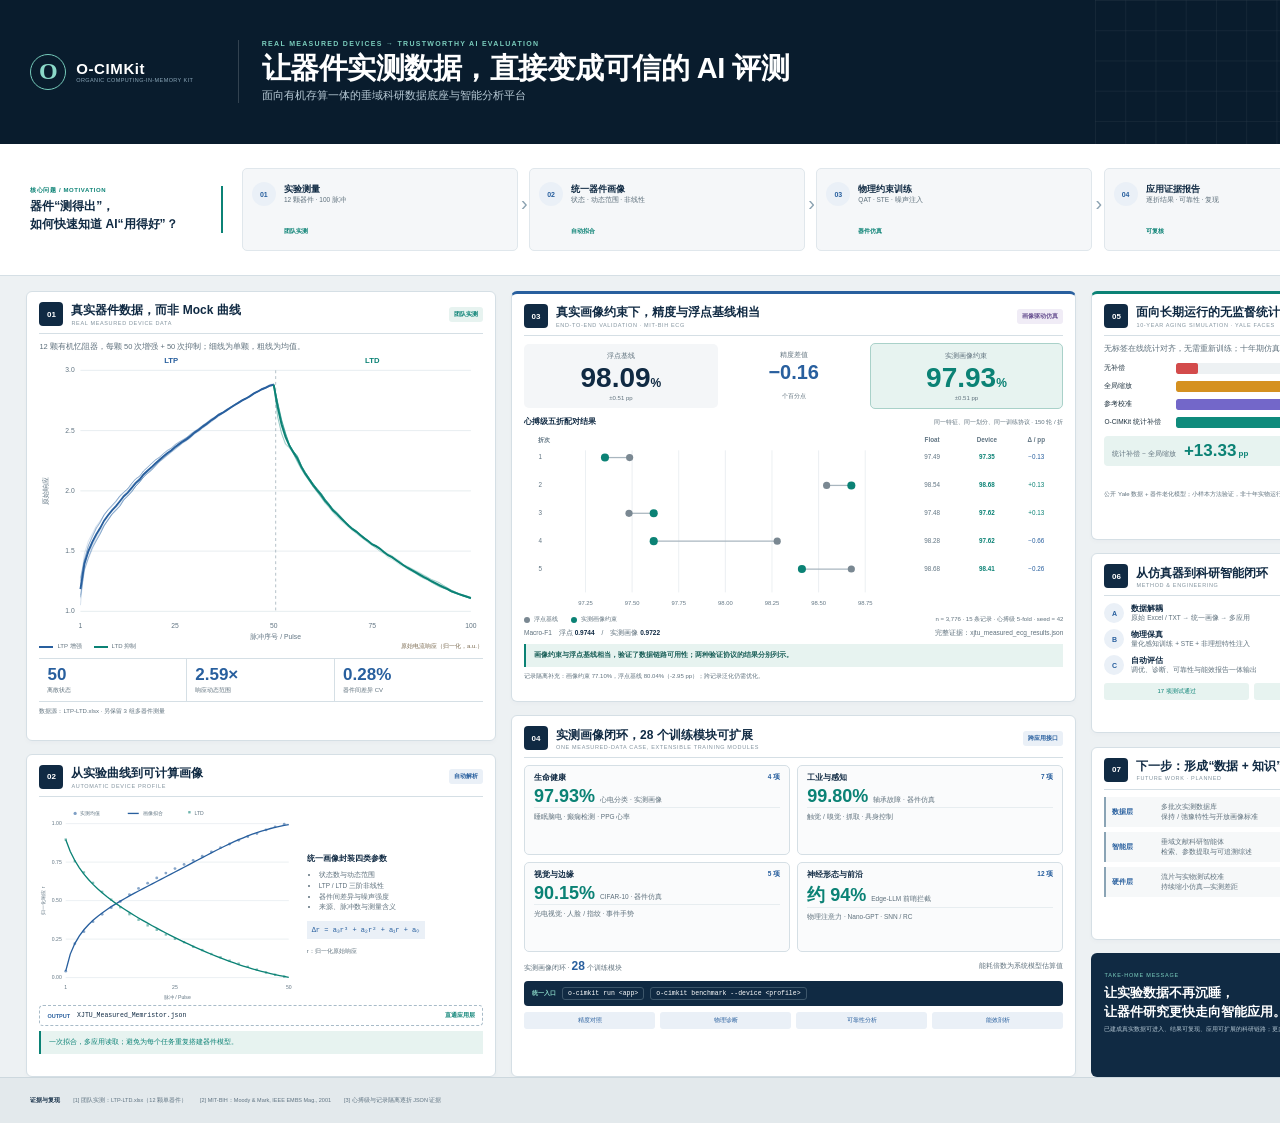
<file: poster.html>
<!DOCTYPE html>
<html lang="zh-CN">
<head>
    <meta charset="UTF-8">
    <meta name="viewport" content="width=device-width, initial-scale=1.0">
    <title>O-CIMKit｜学术海报</title>
    <link rel="stylesheet" href="poster.css">
</head>
<body>
<main class="poster">
    <header class="poster-header">
        <div class="header-brand"><span class="logo">O</span><div><strong>O-CIMKit</strong><small>ORGANIC COMPUTING-IN-MEMORY KIT</small></div></div>
        <div class="header-title">
            <p>REAL MEASURED DEVICES → TRUSTWORTHY AI EVALUATION</p>
            <h1>让器件实测数据，直接变成可信的 AI 评测</h1>
            <h2>面向有机存算一体的垂域科研数据底座与智能分析平台</h2>
        </div>
        <div class="header-meta">
            <span class="meta-label">西安交通大学 · 2026</span>
            <strong>真实数据闭环已跑通</strong>
            <span>MIT 开源 · 28 个训练应用</span>
            <a href="https://github.com/Leslie360/O-CIMKit">github.com/Leslie360/O-CIMKit</a>
        </div>
    </header>

    <section class="story-strip">
        <div class="story-lead"><span>核心问题 / MOTIVATION</span><strong>器件“测得出”，<br>如何快速知道 AI“用得好”？</strong></div>
        <ol class="story-flow">
            <li><span class="flow-number">01</span><div><strong>实验测量</strong><small>12 颗器件 · 100 脉冲</small></div><b>团队实测</b></li>
            <li><span class="flow-number">02</span><div><strong>统一器件画像</strong><small>状态 · 动态范围 · 非线性</small></div><b>自动拟合</b></li>
            <li><span class="flow-number">03</span><div><strong>物理约束训练</strong><small>QAT · STE · 噪声注入</small></div><b>器件仿真</b></li>
            <li><span class="flow-number">04</span><div><strong>应用证据报告</strong><small>逐折结果 · 可靠性 · 复现</small></div><b>可复核</b></li>
        </ol>
        <div class="story-result"><span>真实案例</span><strong>97.93<small>%</small></strong><p>心搏级内部基准<br>五折均值</p></div>
    </section>

    <section class="poster-grid">
        <div class="poster-column">
            <section class="poster-card measured-card">
                <div class="card-title"><span>01</span><div><h3>真实器件数据，而非 Mock 曲线</h3><p>REAL MEASURED DEVICE DATA</p></div><b class="tag measured">团队实测</b></div>
                <p class="card-intro">12 颗有机忆阻器，每颗 50 次增强 + 50 次抑制；细线为单颗，粗线为均值。</p>
                <svg id="posterMeasured" viewBox="0 0 460 300" role="img" aria-label="12 颗有机忆阻器实测 LTP-LTD 曲线"></svg>
                <div class="chart-note"><span><i class="blue-line"></i>LTP 增强</span><span><i class="teal-line"></i>LTD 抑制</span><b>原始电流响应（归一化，a.u.）</b></div>
                <div class="metric-triplet">
                    <div><strong>50</strong><span>离散状态</span></div>
                    <div><strong>2.59×</strong><span>响应动态范围</span></div>
                    <div><strong>0.28%</strong><span>器件间差异 CV</span></div>
                </div>
                <p class="source-line">数据源：LTP-LTD.xlsx · 另保留 3 组多器件测量</p>
            </section>

            <section class="poster-card fit-card">
                <div class="card-title"><span>02</span><div><h3>从实验曲线到可计算画像</h3><p>AUTOMATIC DEVICE PROFILE</p></div><b class="tag automatic">自动解析</b></div>
                <div class="fit-content">
                    <svg id="posterFit" viewBox="0 0 330 250" role="img" aria-label="归一化实测响应与画像拟合曲线"></svg>
                    <div class="fit-explain">
                        <strong>统一画像封装四类参数</strong>
                        <ul><li>状态数与动态范围</li><li>LTP / LTD 三阶非线性</li><li>器件间差异与噪声强度</li><li>来源、脉冲数与测量含义</li></ul>
                        <code>Δr = a₃r³ + a₂r² + a₁r + a₀</code>
                        <small>r：归一化原始响应</small>
                    </div>
                </div>
                <div class="profile-output"><span>OUTPUT</span><code>XJTU_Measured_Memristor.json</code><b>直通应用层</b></div>
                <p class="takeaway">一次拟合，多应用读取；避免为每个任务重复搭建器件模型。</p>
            </section>
        </div>

        <div class="poster-column center-column">
            <section class="poster-card ecg-poster-card">
                <div class="card-title"><span>03</span><div><h3>真实画像约束下，精度与浮点基线相当</h3><p>END-TO-END VALIDATION · MIT-BIH ECG</p></div><b class="tag simulation">画像驱动仿真</b></div>
                <div class="ecg-hero-results">
                    <div><span>浮点基线</span><strong id="posterFloat">98.09<small>%</small></strong><em id="posterFloatStd">±0.51 pp</em></div>
                    <div class="delta-badge"><span>精度差值</span><strong id="posterDelta">−0.16</strong><small>个百分点</small></div>
                    <div class="highlight"><span>实测画像约束</span><strong id="posterHardware">97.93<small>%</small></strong><em id="posterHardwareStd">±0.51 pp</em></div>
                </div>
                <div class="fold-title"><strong>心搏级五折配对结果</strong><span>同一特征、同一划分、同一训练协议 · 150 轮 / 折</span></div>
                <svg id="posterFolds" viewBox="0 0 600 210" role="img" aria-label="浮点基线与实测画像约束的五折配对精度"></svg>
                <div class="fold-legend"><span><i class="dot gray"></i>浮点基线</span><span><i class="dot teal"></i>实测画像约束</span><b>n = 3,776 · 15 条记录 · 心搏级 5-fold · seed = 42</b></div>
                <div class="validation-detail"><span>Macro-F1　浮点 <b id="posterFloatF1">0.9744</b>　/　实测画像 <b id="posterHardwareF1">0.9722</b></span><span>完整证据：xjtu_measured_ecg_results.json</span></div>
                <p class="takeaway strong-takeaway">画像约束与浮点基线相当，验证了数据链路可用性；两种验证协议的结果分别列示。</p>
                <p class="source-line" id="posterPatientNote">记录隔离补充：画像约束 77.10%，浮点基线 80.04%（−2.95 pp）；跨记录泛化仍需优化。</p>
            </section>

            <section class="poster-card applications-poster-card">
                <div class="card-title"><span>04</span><div><h3>实测画像闭环，28 个训练模块可扩展</h3><p>ONE MEASURED-DATA CASE, EXTENSIBLE TRAINING MODULES</p></div><b class="tag automatic">跨应用接口</b></div>
                <div class="application-matrix">
                    <article><header><span>生命健康</span><b>4 项</b></header><strong>97.93%</strong><p>心电分类 · 实测画像</p><small>睡眠脑电 · 癫痫检测 · PPG 心率</small></article>
                    <article><header><span>工业与感知</span><b>7 项</b></header><strong>99.80%</strong><p>轴承故障 · 器件仿真</p><small>触觉 / 嗅觉 · 抓取 · 具身控制</small></article>
                    <article><header><span>视觉与边缘</span><b>5 项</b></header><strong>90.15%</strong><p>CIFAR-10 · 器件仿真</p><small>光电视觉 · 人脸 / 指纹 · 事件手势</small></article>
                    <article><header><span>神经形态与前沿</span><b>12 项</b></header><strong>约 94%</strong><p>Edge-LLM 前哨拦截</p><small>物理注意力 · Nano-GPT · SNN / RC</small></article>
                </div>
                <div class="application-foot"><span>实测画像闭环 · <b>28</b> 个训练模块</span><span>能耗倍数为系统模型估算值</span></div>
                <div class="workflow-band"><span>统一入口</span><code>o-cimkit run &lt;app&gt;</code><code>o-cimkit benchmark --device &lt;profile&gt;</code></div>
                <div class="output-band"><span>精度对照</span><span>物理诊断</span><span>可靠性分析</span><span>能效剖析</span></div>
            </section>
        </div>

        <div class="poster-column">
            <section class="poster-card reliability-poster-card">
                <div class="card-title"><span>05</span><div><h3>面向长期运行的无监督统计补偿</h3><p>10-YEAR AGING SIMULATION · YALE FACES</p></div><b class="tag simulation">老化仿真</b></div>
                <p class="card-intro">无标签在线统计对齐，无需重新训练；十年期仿真中保持 100% 精度。</p>
                <div id="posterReliability" class="poster-bars"></div>
                <div class="reliability-highlight"><span>统计补偿 − 全局缩放</span><strong>+13.33<small> pp</small></strong><p>100.00% vs 86.67%</p></div>
                <div class="equation">ẑ = <span>σ<sub>0</sub> / σ<sub>t</sub></span> · (z<sub>t</sub> − μ<sub>t</sub>) + μ<sub>0</sub></div>
                <p class="source-line">公开 Yale 数据 + 器件老化模型；小样本方法验证，非十年实物运行。</p>
            </section>

            <section class="poster-card innovation-card">
                <div class="card-title"><span>06</span><div><h3>从仿真器到科研智能闭环</h3><p>METHOD & ENGINEERING</p></div></div>
                <ol class="innovation-list">
                    <li><span>A</span><div><strong>数据解耦</strong><p>原始 Excel / TXT → 统一画像 → 多应用</p></div></li>
                    <li><span>B</span><div><strong>物理保真</strong><p>量化感知训练 + STE + 非理想特性注入</p></div></li>
                    <li><span>C</span><div><strong>自动评估</strong><p>调优、诊断、可靠性与能效报告一体输出</p></div></li>
                </ol>
                <div class="quality-row"><span>17 项测试通过</span><span>持续集成</span><span>MIT 开源</span></div>
            </section>

            <section class="poster-card roadmap-poster-card">
                <div class="card-title"><span>07</span><div><h3>下一步：形成“数据 + 知识”双底座</h3><p>FUTURE WORK · PLANNED</p></div></div>
                <div class="roadmap-list">
                    <div><span>数据层</span><p>多批次实测数据库<br>保持 / 弛豫特性与开放画像标准</p></div>
                    <div><span>智能层</span><p>垂域文献科研智能体<br>检索、参数提取与可追溯综述</p></div>
                    <div><span>硬件层</span><p>流片与实物测试校准<br>持续缩小仿真—实测差距</p></div>
                </div>
            </section>

            <section class="poster-conclusion">
                <span>TAKE-HOME MESSAGE</span>
                <strong>让实验数据不再沉睡，<br>让器件研究更快走向智能应用。</strong>
                <p>已建成真实数据可进入、结果可复现、应用可扩展的科研链路；更多批次与硬件实测是下一阶段重点。</p>
            </section>
        </div>
    </section>

    <footer class="poster-footer">
        <div><strong>证据与复现</strong><span>[1] 团队实测：LTP-LTD.xlsx（12 颗单器件）</span><span>[2] MIT-BIH：Moody & Mark, IEEE EMBS Mag., 2001</span><span>[3] 心搏级与记录隔离逐折 JSON 证据</span></div>
        <div class="footer-right"><span>所有图表由本地原始数据与结果自动生成 · 无外部图表服务</span><strong>O-CIMKit · MIT License · 2026-11-10</strong></div>
    </footer>
</main>
<script src="data.js"></script>
<script src="poster.js"></script>
</body>
</html>
</file>
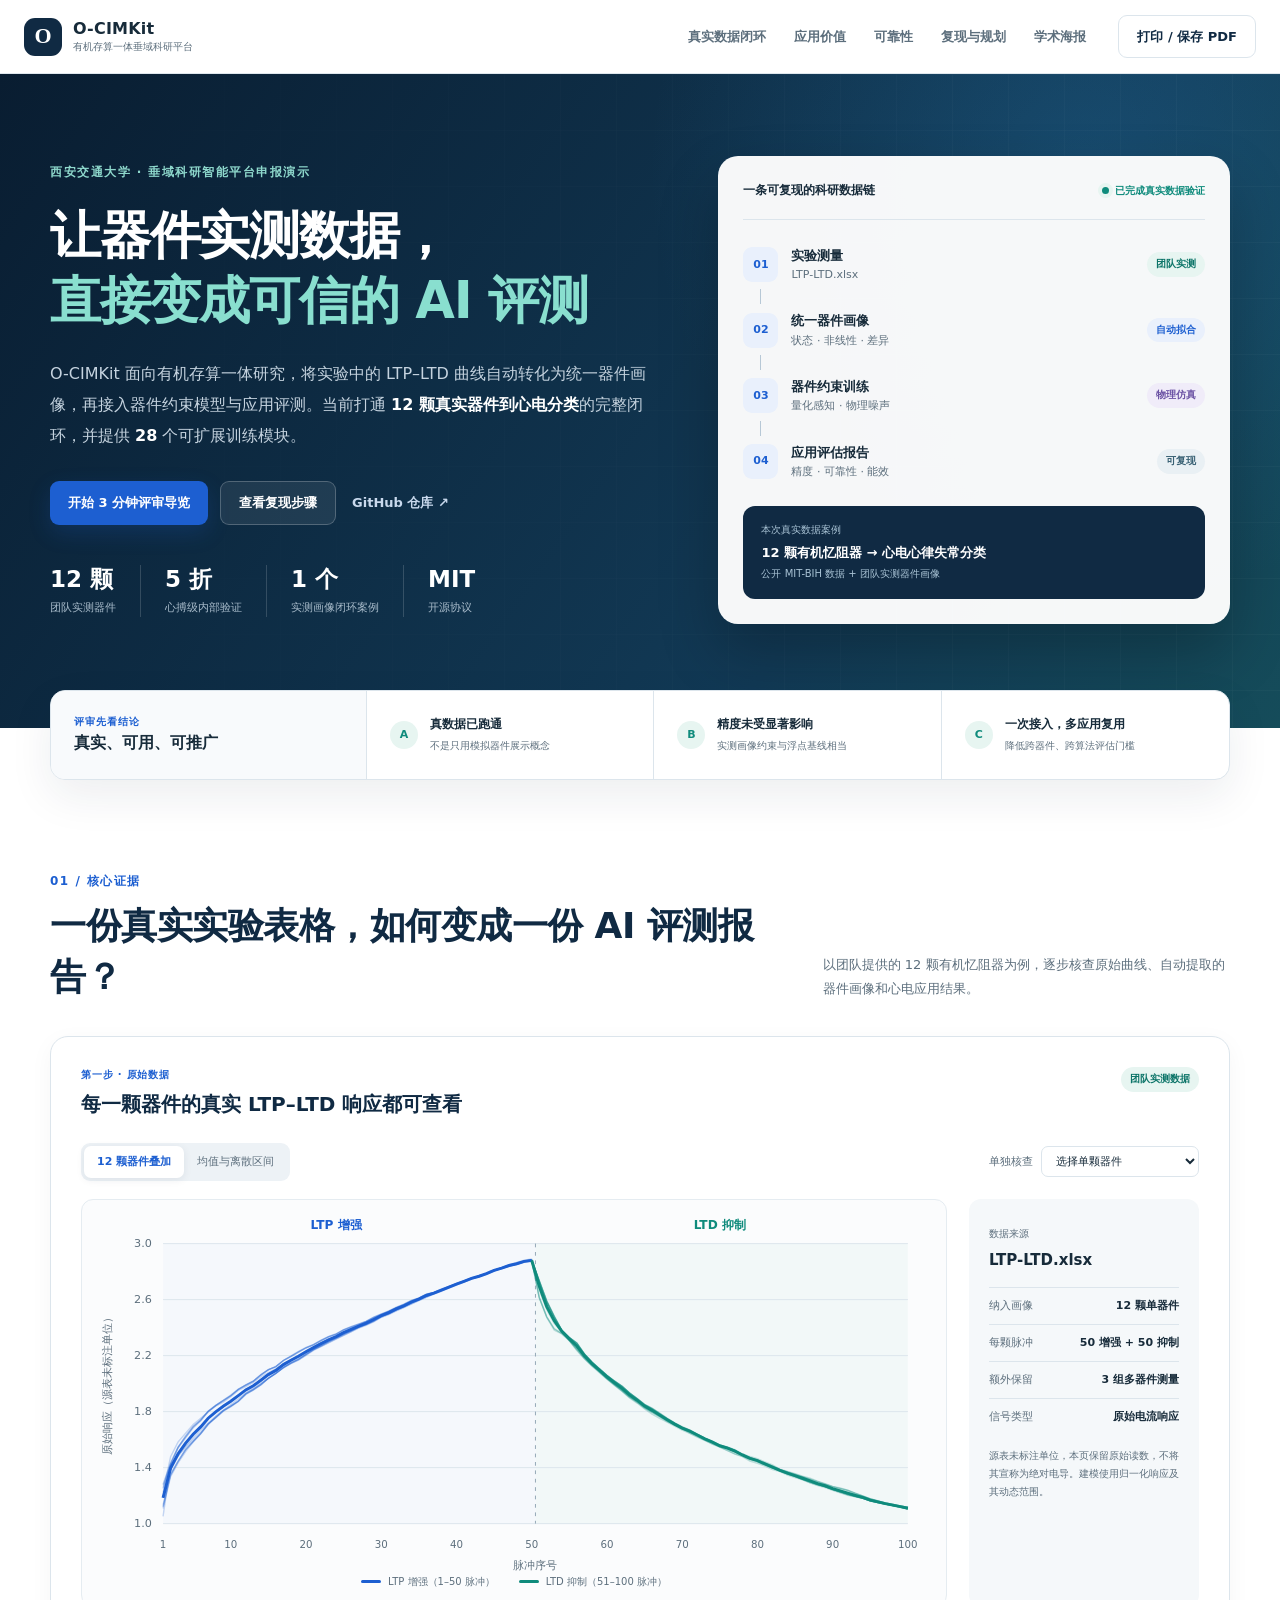
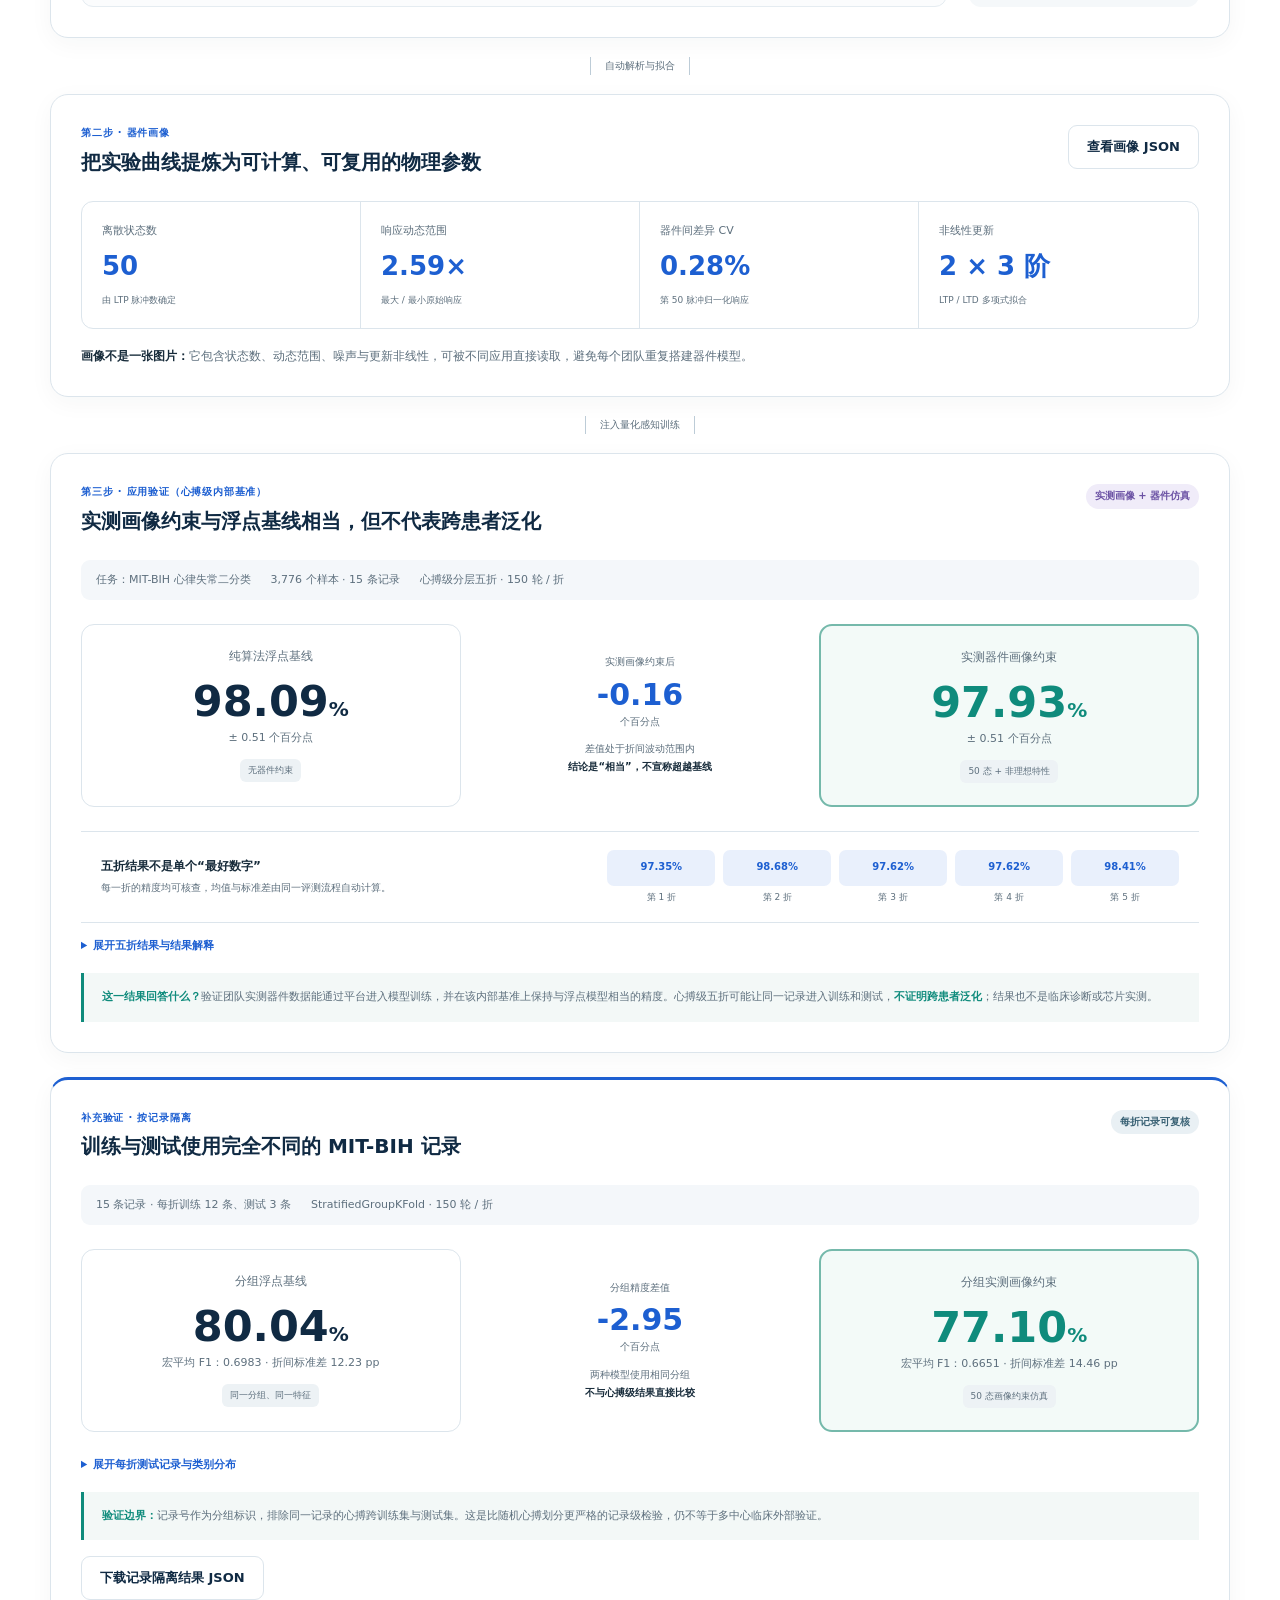
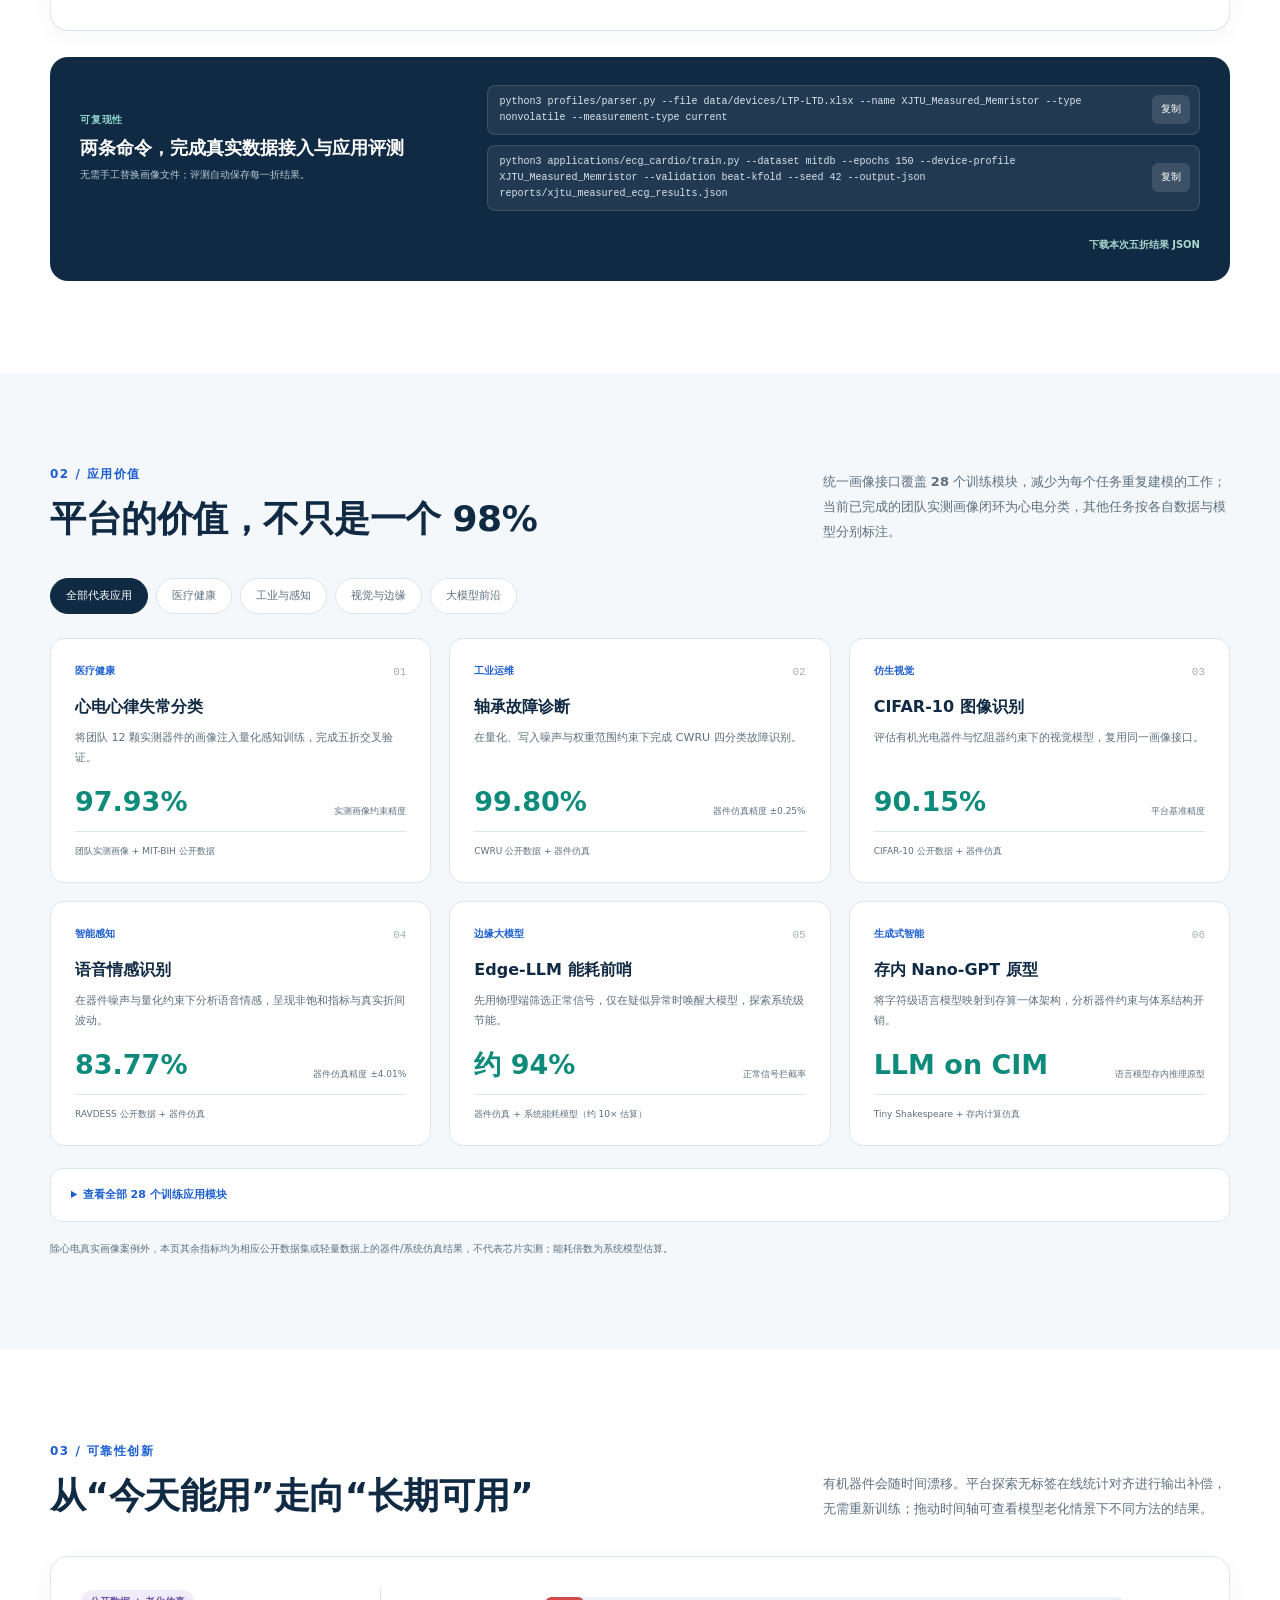
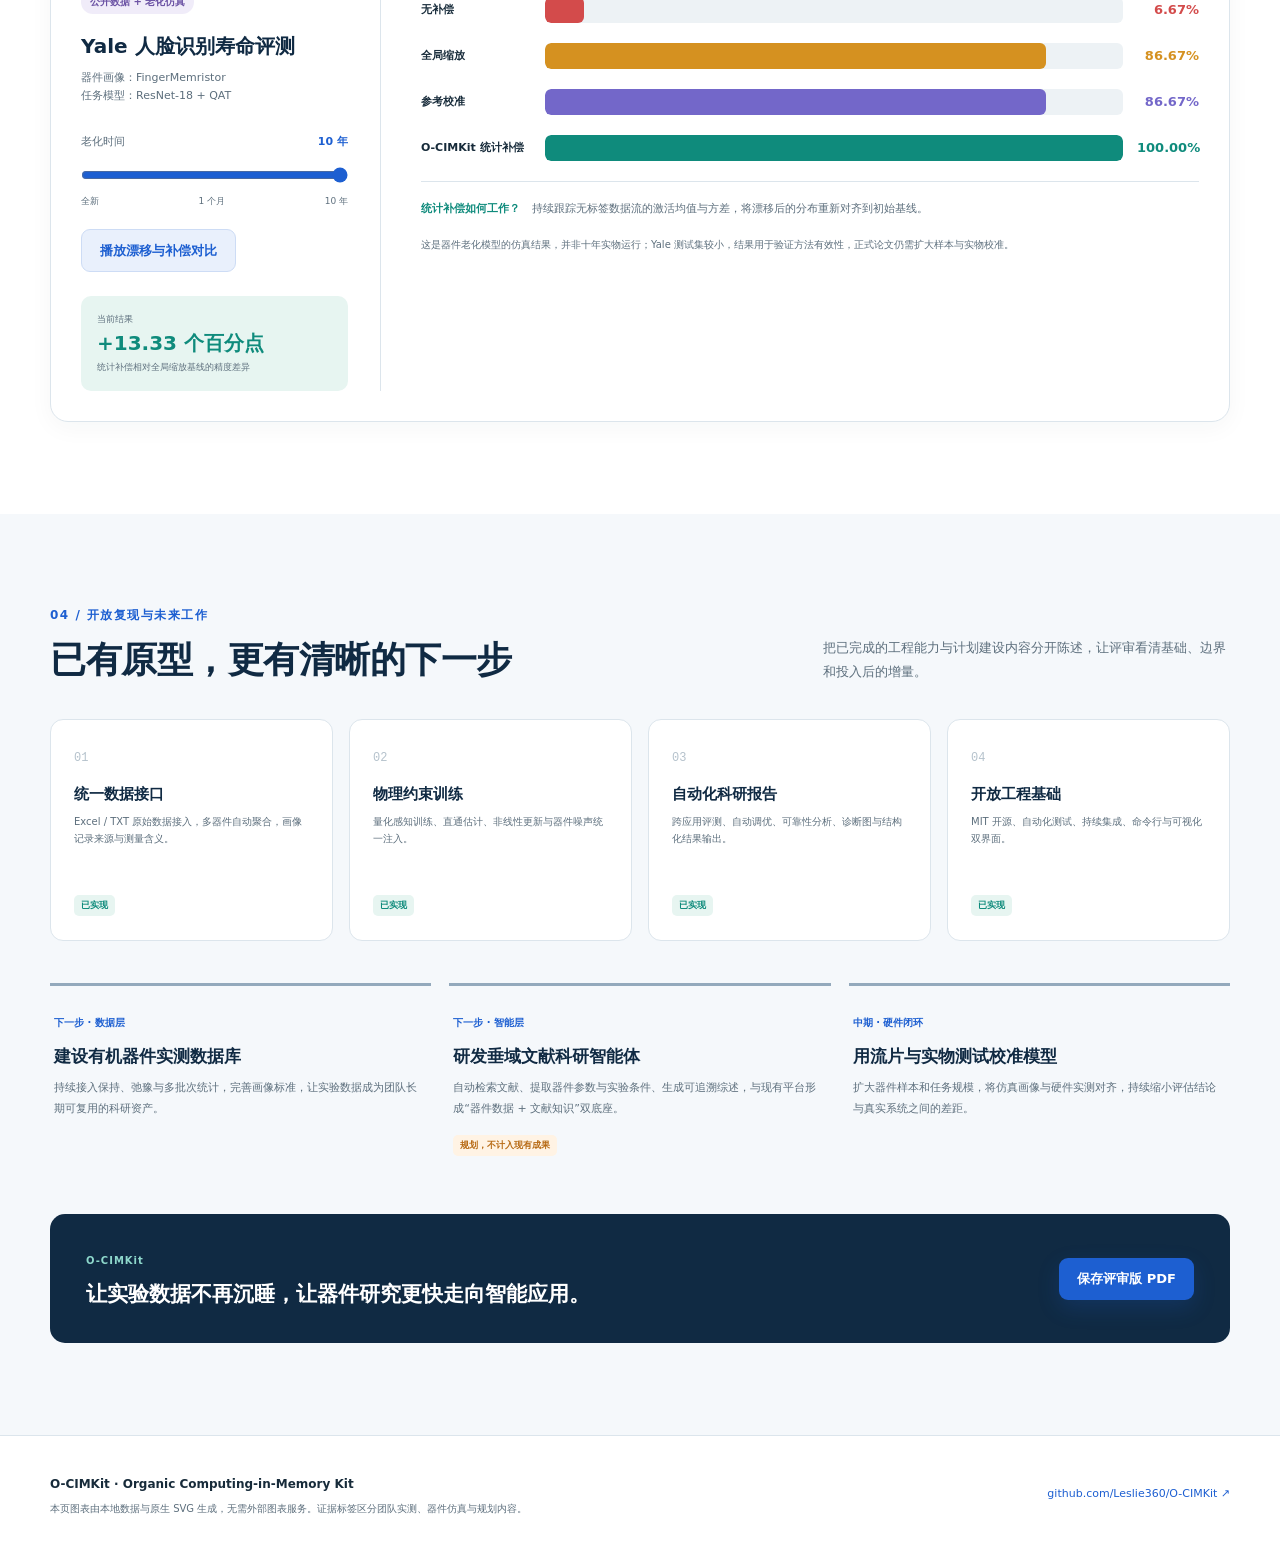
<file: applications/web_dashboard/evidence.html>
<!DOCTYPE html>
<html lang="zh-CN">
<head>
    <meta charset="UTF-8">
    <meta name="viewport" content="width=device-width, initial-scale=1.0">
    <meta name="description" content="O-CIMKit：将有机存算一体器件实测数据转化为统一画像，并直通多类人工智能应用评测的垂域科研平台。">
    <title>O-CIMKit｜让器件实测数据直接变成可信的 AI 评测</title>
    <link rel="stylesheet" href="style.css">
</head>
<body>
    <a class="skip-link" href="#evidence">跳到核心证据</a>
    <header class="site-header">
        <a class="brand" href="#overview" aria-label="返回首页">
            <span class="brand-mark">O</span>
            <span><strong>O-CIMKit</strong><small>有机存算一体垂域科研平台</small></span>
        </a>
        <nav aria-label="评审导览导航">
            <a href="#evidence">真实数据闭环</a>
            <a href="#applications">应用价值</a>
            <a href="#reliability">可靠性</a>
            <a href="#roadmap">复现与规划</a>
            <a href="poster.html" target="_blank" rel="noopener">学术海报</a>
        </nav>
        <button class="button button-quiet print-button" type="button">打印 / 保存 PDF</button>
    </header>

    <main>
        <section class="hero" id="overview">
            <div class="hero-copy">
                <p class="eyebrow">西安交通大学 · 垂域科研智能平台申报演示</p>
                <h1>让器件实测数据，<br><span>直接变成可信的 AI 评测</span></h1>
                <p class="hero-lead">O-CIMKit 面向有机存算一体研究，将实验中的 LTP–LTD 曲线自动转化为统一器件画像，再接入器件约束模型与应用评测。当前打通 <strong>12 颗真实器件到心电分类</strong>的完整闭环，并提供 <strong data-app-count>28</strong> 个可扩展训练模块。</p>
                <div class="hero-actions">
                    <button class="button button-primary" id="startTour" type="button">开始 3 分钟评审导览</button>
                    <a class="button button-secondary" href="#reproduce">查看复现步骤</a>
                    <a class="text-link" href="https://github.com/Leslie360/O-CIMKit" target="_blank" rel="noreferrer">GitHub 仓库 <span aria-hidden="true">↗</span></a>
                </div>
                <ul class="hero-proofs" aria-label="核心证据">
                    <li><strong>12 颗</strong><span>团队实测器件</span></li>
                    <li><strong>5 折</strong><span>心搏级内部验证</span></li>
                    <li><strong>1 个</strong><span>实测画像闭环案例</span></li>
                    <li><strong>MIT</strong><span>开源协议</span></li>
                </ul>
            </div>
            <div class="hero-visual" aria-label="平台工作流程">
                <div class="visual-header"><span>一条可复现的科研数据链</span><span class="status-dot">已完成真实数据验证</span></div>
                <ol class="pipeline">
                    <li><span class="step-number">01</span><div><strong>实验测量</strong><small>LTP-LTD.xlsx</small></div><span class="evidence-tag measured">团队实测</span></li>
                    <li><span class="step-number">02</span><div><strong>统一器件画像</strong><small>状态 · 非线性 · 差异</small></div><span class="evidence-tag automatic">自动拟合</span></li>
                    <li><span class="step-number">03</span><div><strong>器件约束训练</strong><small>量化感知 · 物理噪声</small></div><span class="evidence-tag simulation">物理仿真</span></li>
                    <li><span class="step-number">04</span><div><strong>应用评估报告</strong><small>精度 · 可靠性 · 能效</small></div><span class="evidence-tag reproducible">可复现</span></li>
                </ol>
                <div class="visual-conclusion"><span>本次真实数据案例</span><strong>12 颗有机忆阻器 → 心电心律失常分类</strong><small>公开 MIT-BIH 数据 + 团队实测器件画像</small></div>
            </div>
        </section>

        <section class="verdict-strip" aria-label="评审结论摘要">
            <div class="verdict-title"><span>评审先看结论</span><strong>真实、可用、可推广</strong></div>
            <div><span class="verdict-index">A</span><p><strong>真数据已跑通</strong><small>不是只用模拟器件展示概念</small></p></div>
            <div><span class="verdict-index">B</span><p><strong>精度未受显著影响</strong><small>实测画像约束与浮点基线相当</small></p></div>
            <div><span class="verdict-index">C</span><p><strong>一次接入，多应用复用</strong><small>降低跨器件、跨算法评估门槛</small></p></div>
        </section>

        <section class="section" id="evidence" data-tour-title="核心证据：真实数据闭环">
            <div class="section-heading">
                <div><p class="section-kicker">01 / 核心证据</p><h2>一份真实实验表格，如何变成一份 AI 评测报告？</h2></div>
                <p>以团队提供的 12 颗有机忆阻器为例，逐步核查原始曲线、自动提取的器件画像和心电应用结果。</p>
            </div>

            <article class="card evidence-card">
                <div class="card-heading">
                    <div><span class="stage-label">第一步 · 原始数据</span><h3>每一颗器件的真实 LTP–LTD 响应都可查看</h3></div>
                    <span class="evidence-tag measured">团队实测数据</span>
                </div>
                <div class="chart-toolbar" aria-label="器件曲线显示方式">
                    <div class="segmented-control">
                        <button class="active" type="button" data-chart-mode="all">12 颗器件叠加</button>
                        <button type="button" data-chart-mode="mean">均值与离散区间</button>
                    </div>
                    <label>单独核查 <select id="deviceSelect"><option value="mean">选择单颗器件</option></select></label>
                </div>
                <div class="measured-layout">
                    <div class="chart-panel">
                        <svg id="measuredChart" class="chart" viewBox="0 0 900 390" role="img" aria-label="12 颗有机忆阻器的实测 LTP-LTD 曲线"></svg>
                        <div class="chart-legend"><span><i class="legend-line ltp"></i>LTP 增强（1–50 脉冲）</span><span><i class="legend-line ltd"></i>LTD 抑制（51–100 脉冲）</span></div>
                    </div>
                    <aside class="source-panel">
                        <span class="source-label">数据来源</span>
                        <strong>LTP-LTD.xlsx</strong>
                        <dl><div><dt>纳入画像</dt><dd>12 颗单器件</dd></div><div><dt>每颗脉冲</dt><dd>50 增强 + 50 抑制</dd></div><div><dt>额外保留</dt><dd>3 组多器件测量</dd></div><div><dt>信号类型</dt><dd>原始电流响应</dd></div></dl>
                        <p>源表未标注单位，本页保留原始读数，不将其宣称为绝对电导。建模使用归一化响应及其动态范围。</p>
                    </aside>
                </div>
            </article>

            <div class="flow-connector" aria-hidden="true"><span></span><b>自动解析与拟合</b><span></span></div>

            <article class="card profile-card">
                <div class="card-heading">
                    <div><span class="stage-label">第二步 · 器件画像</span><h3>把实验曲线提炼为可计算、可复用的物理参数</h3></div>
                    <button class="button button-quiet" id="showProfile" type="button">查看画像 JSON</button>
                </div>
                <div class="profile-metrics">
                    <div><span>离散状态数</span><strong id="profileStates">50</strong><small>由 LTP 脉冲数确定</small></div>
                    <div><span>响应动态范围</span><strong id="profileRange">2.59×</strong><small>最大 / 最小原始响应</small></div>
                    <div><span>器件间差异 CV</span><strong id="profileVariation">0.28%</strong><small>第 50 脉冲归一化响应</small></div>
                    <div><span>非线性更新</span><strong>2 × 3 阶</strong><small>LTP / LTD 多项式拟合</small></div>
                </div>
                <p class="profile-note"><strong>画像不是一张图片：</strong>它包含状态数、动态范围、噪声与更新非线性，可被不同应用直接读取，避免每个团队重复搭建器件模型。</p>
            </article>

            <div class="flow-connector" aria-hidden="true"><span></span><b>注入量化感知训练</b><span></span></div>

            <article class="card ecg-card">
                <div class="card-heading">
                    <div><span class="stage-label">第三步 · 应用验证（心搏级内部基准）</span><h3>实测画像约束与浮点基线相当，但不代表跨患者泛化</h3></div>
                    <span class="evidence-tag simulation">实测画像 + 器件仿真</span>
                </div>
                <div class="ecg-context"><span>任务：MIT-BIH 心律失常二分类</span><span id="ecgSamples">3,776 个样本 · 15 条记录</span><span id="ecgValidation">心搏级分层五折 · 150 轮 / 折</span></div>
                <div class="ecg-results">
                    <div class="result-box"><span>纯算法浮点基线</span><strong id="floatAccuracy">98.09<small>%</small></strong><p id="floatStd">± 0.51 个百分点</p><span class="result-tag">无器件约束</span></div>
                    <div class="result-delta"><span>实测画像约束后</span><strong id="accuracyDelta">-0.16</strong><small>个百分点</small><p>差值处于折间波动范围内<br><strong>结论是“相当”，不宣称超越基线</strong></p></div>
                    <div class="result-box emphasized"><span>实测器件画像约束</span><strong id="hardwareAccuracy">97.93<small>%</small></strong><p id="hardwareStd">± 0.51 个百分点</p><span class="result-tag">50 态 + 非理想特性</span></div>
                </div>
                <div class="fold-evidence">
                    <div><h4>五折结果不是单个“最好数字”</h4><p>每一折的精度均可核查，均值与标准差由同一评测流程自动计算。</p></div>
                    <div id="foldDots" class="fold-dots" aria-label="五折交叉验证精度"></div>
                </div>
                <details class="evidence-details"><summary>展开五折结果与结果解释</summary><div id="foldTable"></div><p id="ecgF1"></p></details>
                <div class="scientific-note"><strong>这一结果回答什么？</strong>验证团队实测器件数据能通过平台进入模型训练，并在该内部基准上保持与浮点模型相当的精度。心搏级五折可能让同一记录进入训练和测试，<strong>不证明跨患者泛化</strong>；结果也不是临床诊断或芯片实测。</div>
            </article>

            <article class="card patient-validation" id="patientEvidence" hidden>
                <div class="card-heading">
                    <div><span class="stage-label">补充验证 · 按记录隔离</span><h3>训练与测试使用完全不同的 MIT-BIH 记录</h3></div>
                    <span class="evidence-tag reproducible">每折记录可复核</span>
                </div>
                <div class="ecg-context"><span id="patientCounts">15 条记录 · 每折训练 12 条、测试 3 条</span><span>StratifiedGroupKFold · 150 轮 / 折</span></div>
                <div class="ecg-results">
                    <div class="result-box"><span>分组浮点基线</span><strong id="patientFloat">—</strong><p id="patientFloatF1">宏平均 F1：—</p><span class="result-tag">同一分组、同一特征</span></div>
                    <div class="result-delta"><span>分组精度差值</span><strong id="patientDelta">—</strong><small>个百分点</small><p>两种模型使用相同分组<br><strong>不与心搏级结果直接比较</strong></p></div>
                    <div class="result-box emphasized"><span>分组实测画像约束</span><strong id="patientHardware">—</strong><p id="patientHardwareF1">宏平均 F1：—</p><span class="result-tag">50 态画像约束仿真</span></div>
                </div>
                <details class="evidence-details"><summary>展开每折测试记录与类别分布</summary><div id="patientFoldTable"></div></details>
                <div class="scientific-note"><strong>验证边界：</strong>记录号作为分组标识，排除同一记录的心搏跨训练集与测试集。这是比随机心搏划分更严格的记录级检验，仍不等于多中心临床外部验证。</div>
                <button class="button button-quiet" id="downloadPatientResults" type="button">下载记录隔离结果 JSON</button>
            </article>

            <div class="reproduce-box" id="reproduce">
                <div><span class="stage-label">可复现性</span><h3>两条命令，完成真实数据接入与应用评测</h3><p>无需手工替换画像文件；评测自动保存每一折结果。</p></div>
                <div class="commands">
                    <div><code id="ingestCommand">python3 profiles/parser.py --file data/devices/LTP-LTD.xlsx --name XJTU_Measured_Memristor --type nonvolatile --measurement-type current</code><button type="button" class="copy-button" data-copy-target="ingestCommand">复制</button></div>
                    <div><code id="evalCommand">python3 applications/ecg_cardio/train.py --dataset mitdb --epochs 150 --device-profile XJTU_Measured_Memristor --validation beat-kfold --seed 42 --output-json reports/xjtu_measured_ecg_results.json</code><button type="button" class="copy-button" data-copy-target="evalCommand">复制</button></div>
                </div>
                <button class="text-link download-results" id="downloadResults" type="button">下载本次五折结果 JSON</button>
            </div>
        </section>

        <section class="section section-tinted" id="applications" data-tour-title="应用价值：一次接入，多应用复用">
            <div class="section-heading">
                <div><p class="section-kicker">02 / 应用价值</p><h2>平台的价值，不只是一个 98%</h2></div>
                <p>统一画像接口覆盖 <strong data-app-count>28</strong> 个训练模块，减少为每个任务重复建模的工作；当前已完成的团队实测画像闭环为心电分类，其他任务按各自数据与模型分别标注。</p>
            </div>
            <div class="filter-bar" role="group" aria-label="按应用领域筛选">
                <button class="active" type="button" data-filter="all">全部代表应用</button>
                <button type="button" data-filter="health">医疗健康</button>
                <button type="button" data-filter="industry">工业与感知</button>
                <button type="button" data-filter="vision">视觉与边缘</button>
                <button type="button" data-filter="frontier">大模型前沿</button>
            </div>
            <div class="app-grid" id="appGrid"></div>
            <details class="catalog"><summary>查看全部 <span data-app-count>28</span> 个训练应用模块</summary><div id="appCatalog"></div></details>
            <p class="section-footnote">除心电真实画像案例外，本页其余指标均为相应公开数据集或轻量数据上的器件/系统仿真结果，不代表芯片实测；能耗倍数为系统模型估算。</p>
        </section>

        <section class="section" id="reliability" data-tour-title="可靠性：让器件不仅可用，还能长期可用">
            <div class="section-heading">
                <div><p class="section-kicker">03 / 可靠性创新</p><h2>从“今天能用”走向“长期可用”</h2></div>
                <p>有机器件会随时间漂移。平台探索无标签在线统计对齐进行输出补偿，无需重新训练；拖动时间轴可查看模型老化情景下不同方法的结果。</p>
            </div>
            <div class="reliability-layout card">
                <div class="reliability-controls">
                    <span class="evidence-tag simulation">公开数据 + 老化仿真</span>
                    <h3>Yale 人脸识别寿命评测</h3>
                    <p>器件画像：FingerMemristor<br>任务模型：ResNet-18 + QAT</p>
                    <label for="timeSlider">老化时间 <strong id="timeLabel">10 年</strong></label>
                    <input id="timeSlider" type="range" min="0" max="2" step="1" value="2" aria-valuetext="10 年">
                    <div class="time-ticks"><span>全新</span><span>1 个月</span><span>10 年</span></div>
                    <button class="button button-secondary" id="playReliability" type="button">播放漂移与补偿对比</button>
                    <div class="reliability-finding"><span>当前结果</span><strong id="reliabilityDelta">+13.33 个百分点</strong><p id="reliabilityDescription">统计补偿相对全局缩放基线的精度差异</p></div>
                </div>
                <div>
                    <div class="reliability-chart" id="reliabilityChart" aria-live="polite"></div>
                    <div class="method-note"><strong>统计补偿如何工作？</strong><span>持续跟踪无标签数据流的激活均值与方差，将漂移后的分布重新对齐到初始基线。</span></div>
                    <p class="section-footnote">这是器件老化模型的仿真结果，并非十年实物运行；Yale 测试集较小，结果用于验证方法有效性，正式论文仍需扩大样本与实物校准。</p>
                </div>
            </div>
        </section>

        <section class="section section-tinted" id="roadmap" data-tour-title="复现与规划：从原型走向科研基础设施">
            <div class="section-heading">
                <div><p class="section-kicker">04 / 开放复现与未来工作</p><h2>已有原型，更有清晰的下一步</h2></div>
                <p>把已完成的工程能力与计划建设内容分开陈述，让评审看清基础、边界和投入后的增量。</p>
            </div>
            <div class="foundation-grid">
                <article><span class="foundation-number">01</span><h3>统一数据接口</h3><p>Excel / TXT 原始数据接入，多器件自动聚合，画像记录来源与测量含义。</p><span class="status-label done">已实现</span></article>
                <article><span class="foundation-number">02</span><h3>物理约束训练</h3><p>量化感知训练、直通估计、非线性更新与器件噪声统一注入。</p><span class="status-label done">已实现</span></article>
                <article><span class="foundation-number">03</span><h3>自动化科研报告</h3><p>跨应用评测、自动调优、可靠性分析、诊断图与结构化结果输出。</p><span class="status-label done">已实现</span></article>
                <article><span class="foundation-number">04</span><h3>开放工程基础</h3><p>MIT 开源、自动化测试、持续集成、命令行与可视化双界面。</p><span class="status-label done">已实现</span></article>
            </div>
            <div class="roadmap-grid">
                <article class="roadmap-card"><span class="roadmap-phase">下一步 · 数据层</span><h3>建设有机器件实测数据库</h3><p>持续接入保持、弛豫与多批次统计，完善画像标准，让实验数据成为团队长期可复用的科研资产。</p></article>
                <article class="roadmap-card"><span class="roadmap-phase">下一步 · 智能层</span><h3>研发垂域文献科研智能体</h3><p>自动检索文献、提取器件参数与实验条件、生成可追溯综述，与现有平台形成“器件数据 + 文献知识”双底座。</p><span class="status-label planned">规划，不计入现有成果</span></article>
                <article class="roadmap-card"><span class="roadmap-phase">中期 · 硬件闭环</span><h3>用流片与实物测试校准模型</h3><p>扩大器件样本和任务规模，将仿真画像与硬件实测对齐，持续缩小评估结论与真实系统之间的差距。</p></article>
            </div>
            <div class="final-callout"><div><span>O-CIMKit</span><h2>让实验数据不再沉睡，让器件研究更快走向智能应用。</h2></div><button class="button button-primary print-button" type="button">保存评审版 PDF</button></div>
        </section>
    </main>

    <footer class="site-footer">
        <div><strong>O-CIMKit · Organic Computing-in-Memory Kit</strong><p>本页图表由本地数据与原生 SVG 生成，无需外部图表服务。证据标签区分团队实测、器件仿真与规划内容。</p></div>
        <a href="https://github.com/Leslie360/O-CIMKit" target="_blank" rel="noreferrer">github.com/Leslie360/O-CIMKit ↗</a>
    </footer>

    <dialog id="evidenceDialog" class="evidence-dialog">
        <div class="dialog-heading"><h3 id="dialogTitle">器件画像</h3><button id="closeDialog" type="button" aria-label="关闭">×</button></div>
        <pre id="dialogContent"></pre>
        <button class="button button-primary" id="dialogDownload" type="button">下载 JSON</button>
    </dialog>

    <div class="tour-bar" id="tourBar" hidden aria-live="polite">
        <span id="tourProgress">1 / 4</span><strong id="tourTitle">核心证据</strong>
        <button id="nextTour" type="button">下一站</button><button id="closeTour" type="button" aria-label="退出导览">退出</button>
    </div>

    <script src="data.js"></script>
    <script src="app.js"></script>
</body>
</html>
</file>
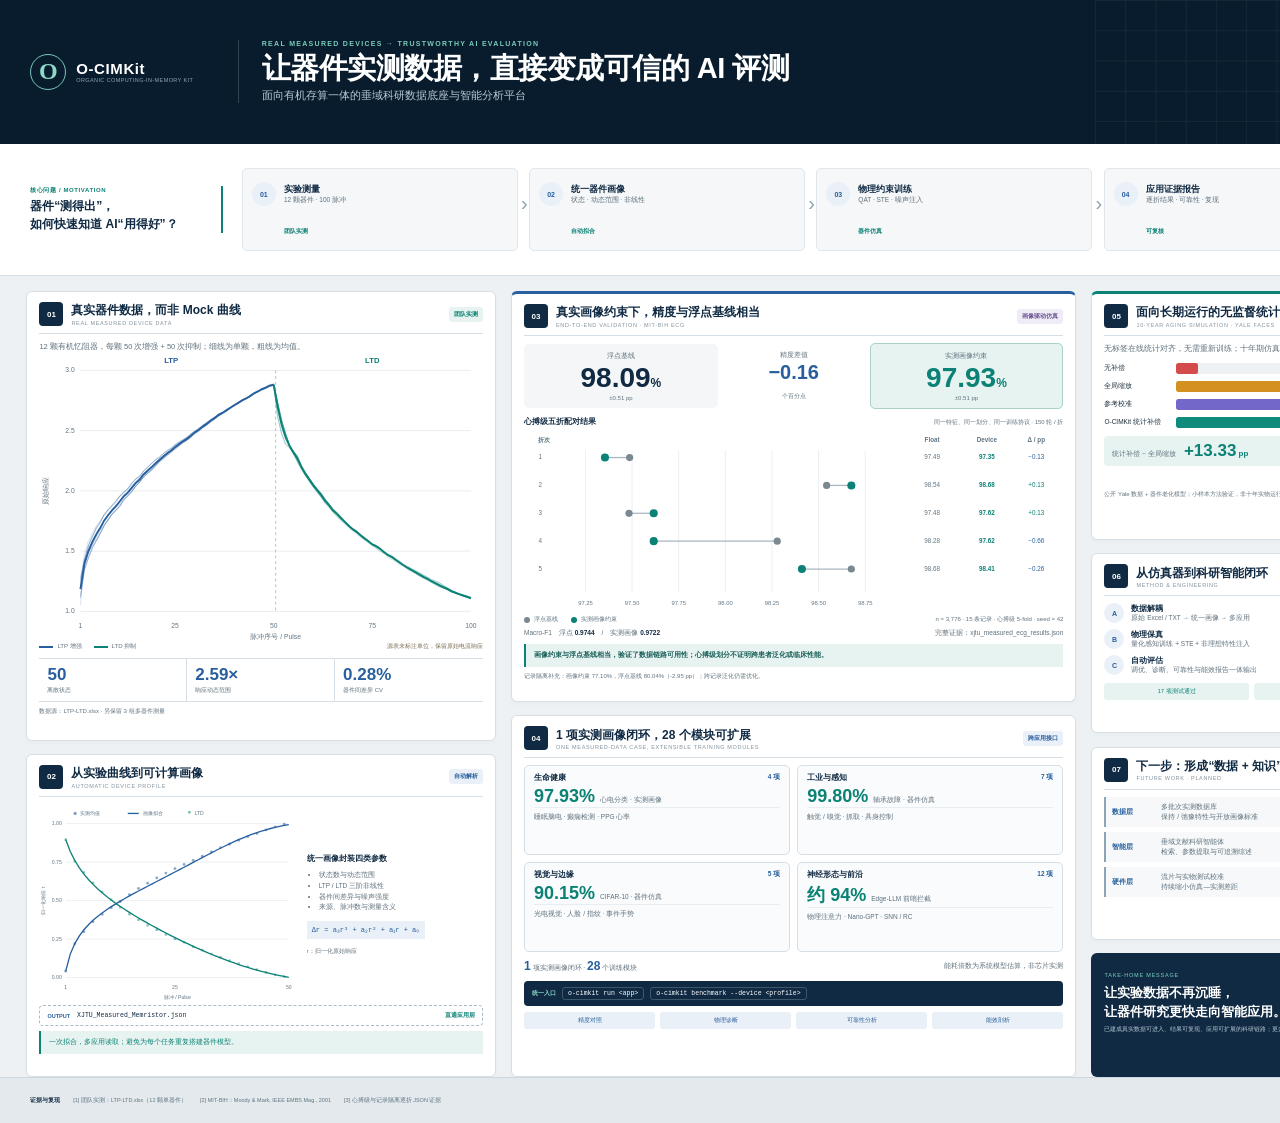
<file: applications/web_dashboard/poster.html>
<!DOCTYPE html>
<html lang="zh-CN">
<head>
    <meta charset="UTF-8">
    <meta name="viewport" content="width=device-width, initial-scale=1.0">
    <title>O-CIMKit｜学术海报</title>
    <link rel="stylesheet" href="poster.css">
</head>
<body>
<main class="poster">
    <header class="poster-header">
        <div class="header-brand"><span class="logo">O</span><div><strong>O-CIMKit</strong><small>ORGANIC COMPUTING-IN-MEMORY KIT</small></div></div>
        <div class="header-title">
            <p>REAL MEASURED DEVICES → TRUSTWORTHY AI EVALUATION</p>
            <h1>让器件实测数据，直接变成可信的 AI 评测</h1>
            <h2>面向有机存算一体的垂域科研数据底座与智能分析平台</h2>
        </div>
        <div class="header-meta">
            <span class="meta-label">西安交通大学 · 2026</span>
            <strong>真实数据闭环已跑通</strong>
            <span>MIT 开源 · 28 个训练应用</span>
            <a href="https://github.com/Leslie360/O-CIMKit">github.com/Leslie360/O-CIMKit</a>
        </div>
    </header>

    <section class="story-strip">
        <div class="story-lead"><span>核心问题 / MOTIVATION</span><strong>器件“测得出”，<br>如何快速知道 AI“用得好”？</strong></div>
        <ol class="story-flow">
            <li><span class="flow-number">01</span><div><strong>实验测量</strong><small>12 颗器件 · 100 脉冲</small></div><b>团队实测</b></li>
            <li><span class="flow-number">02</span><div><strong>统一器件画像</strong><small>状态 · 动态范围 · 非线性</small></div><b>自动拟合</b></li>
            <li><span class="flow-number">03</span><div><strong>物理约束训练</strong><small>QAT · STE · 噪声注入</small></div><b>器件仿真</b></li>
            <li><span class="flow-number">04</span><div><strong>应用证据报告</strong><small>逐折结果 · 可靠性 · 复现</small></div><b>可复核</b></li>
        </ol>
        <div class="story-result"><span>真实案例</span><strong>97.93<small>%</small></strong><p>心搏级内部基准<br>非跨患者泛化指标</p></div>
    </section>

    <section class="poster-grid">
        <div class="poster-column">
            <section class="poster-card measured-card">
                <div class="card-title"><span>01</span><div><h3>真实器件数据，而非 Mock 曲线</h3><p>REAL MEASURED DEVICE DATA</p></div><b class="tag measured">团队实测</b></div>
                <p class="card-intro">12 颗有机忆阻器，每颗 50 次增强 + 50 次抑制；细线为单颗，粗线为均值。</p>
                <svg id="posterMeasured" viewBox="0 0 460 300" role="img" aria-label="12 颗有机忆阻器实测 LTP-LTD 曲线"></svg>
                <div class="chart-note"><span><i class="blue-line"></i>LTP 增强</span><span><i class="teal-line"></i>LTD 抑制</span><b>源表未标注单位，保留原始电流响应</b></div>
                <div class="metric-triplet">
                    <div><strong>50</strong><span>离散状态</span></div>
                    <div><strong>2.59×</strong><span>响应动态范围</span></div>
                    <div><strong>0.28%</strong><span>器件间差异 CV</span></div>
                </div>
                <p class="source-line">数据源：LTP-LTD.xlsx · 另保留 3 组多器件测量</p>
            </section>

            <section class="poster-card fit-card">
                <div class="card-title"><span>02</span><div><h3>从实验曲线到可计算画像</h3><p>AUTOMATIC DEVICE PROFILE</p></div><b class="tag automatic">自动解析</b></div>
                <div class="fit-content">
                    <svg id="posterFit" viewBox="0 0 330 250" role="img" aria-label="归一化实测响应与画像拟合曲线"></svg>
                    <div class="fit-explain">
                        <strong>统一画像封装四类参数</strong>
                        <ul><li>状态数与动态范围</li><li>LTP / LTD 三阶非线性</li><li>器件间差异与噪声强度</li><li>来源、脉冲数与测量含义</li></ul>
                        <code>Δr = a₃r³ + a₂r² + a₁r + a₀</code>
                        <small>r：归一化原始响应</small>
                    </div>
                </div>
                <div class="profile-output"><span>OUTPUT</span><code>XJTU_Measured_Memristor.json</code><b>直通应用层</b></div>
                <p class="takeaway">一次拟合，多应用读取；避免为每个任务重复搭建器件模型。</p>
            </section>
        </div>

        <div class="poster-column center-column">
            <section class="poster-card ecg-poster-card">
                <div class="card-title"><span>03</span><div><h3>真实画像约束下，精度与浮点基线相当</h3><p>END-TO-END VALIDATION · MIT-BIH ECG</p></div><b class="tag simulation">画像驱动仿真</b></div>
                <div class="ecg-hero-results">
                    <div><span>浮点基线</span><strong id="posterFloat">98.09<small>%</small></strong><em id="posterFloatStd">±0.51 pp</em></div>
                    <div class="delta-badge"><span>精度差值</span><strong id="posterDelta">−0.16</strong><small>个百分点</small></div>
                    <div class="highlight"><span>实测画像约束</span><strong id="posterHardware">97.93<small>%</small></strong><em id="posterHardwareStd">±0.51 pp</em></div>
                </div>
                <div class="fold-title"><strong>心搏级五折配对结果</strong><span>同一特征、同一划分、同一训练协议 · 150 轮 / 折</span></div>
                <svg id="posterFolds" viewBox="0 0 600 210" role="img" aria-label="浮点基线与实测画像约束的五折配对精度"></svg>
                <div class="fold-legend"><span><i class="dot gray"></i>浮点基线</span><span><i class="dot teal"></i>实测画像约束</span><b>n = 3,776 · 15 条记录 · 心搏级 5-fold · seed = 42</b></div>
                <div class="validation-detail"><span>Macro-F1　浮点 <b id="posterFloatF1">0.9744</b>　/　实测画像 <b id="posterHardwareF1">0.9722</b></span><span>完整证据：xjtu_measured_ecg_results.json</span></div>
                <p class="takeaway strong-takeaway">画像约束与浮点基线相当，验证了数据链路可用性；心搏级划分不证明跨患者泛化或临床性能。</p>
                <p class="source-line" id="posterPatientNote">记录隔离补充：画像约束 77.10%，浮点基线 80.04%（−2.95 pp）；跨记录泛化仍需优化。</p>
            </section>

            <section class="poster-card applications-poster-card">
                <div class="card-title"><span>04</span><div><h3>1 项实测画像闭环，28 个模块可扩展</h3><p>ONE MEASURED-DATA CASE, EXTENSIBLE TRAINING MODULES</p></div><b class="tag automatic">跨应用接口</b></div>
                <div class="application-matrix">
                    <article><header><span>生命健康</span><b>4 项</b></header><strong>97.93%</strong><p>心电分类 · 实测画像</p><small>睡眠脑电 · 癫痫检测 · PPG 心率</small></article>
                    <article><header><span>工业与感知</span><b>7 项</b></header><strong>99.80%</strong><p>轴承故障 · 器件仿真</p><small>触觉 / 嗅觉 · 抓取 · 具身控制</small></article>
                    <article><header><span>视觉与边缘</span><b>5 项</b></header><strong>90.15%</strong><p>CIFAR-10 · 器件仿真</p><small>光电视觉 · 人脸 / 指纹 · 事件手势</small></article>
                    <article><header><span>神经形态与前沿</span><b>12 项</b></header><strong>约 94%</strong><p>Edge-LLM 前哨拦截</p><small>物理注意力 · Nano-GPT · SNN / RC</small></article>
                </div>
                <div class="application-foot"><span><b>1</b> 项实测画像闭环 · <b>28</b> 个训练模块</span><span>能耗倍数为系统模型估算，非芯片实测</span></div>
                <div class="workflow-band"><span>统一入口</span><code>o-cimkit run &lt;app&gt;</code><code>o-cimkit benchmark --device &lt;profile&gt;</code></div>
                <div class="output-band"><span>精度对照</span><span>物理诊断</span><span>可靠性分析</span><span>能效剖析</span></div>
            </section>
        </div>

        <div class="poster-column">
            <section class="poster-card reliability-poster-card">
                <div class="card-title"><span>05</span><div><h3>面向长期运行的无监督统计补偿</h3><p>10-YEAR AGING SIMULATION · YALE FACES</p></div><b class="tag simulation">老化仿真</b></div>
                <p class="card-intro">无标签在线统计对齐，无需重新训练；十年期仿真中保持 100% 精度。</p>
                <div id="posterReliability" class="poster-bars"></div>
                <div class="reliability-highlight"><span>统计补偿 − 全局缩放</span><strong>+13.33<small> pp</small></strong><p>100.00% vs 86.67%</p></div>
                <div class="equation">ẑ = <span>σ<sub>0</sub> / σ<sub>t</sub></span> · (z<sub>t</sub> − μ<sub>t</sub>) + μ<sub>0</sub></div>
                <p class="source-line">公开 Yale 数据 + 器件老化模型；小样本方法验证，非十年实物运行。</p>
            </section>

            <section class="poster-card innovation-card">
                <div class="card-title"><span>06</span><div><h3>从仿真器到科研智能闭环</h3><p>METHOD & ENGINEERING</p></div></div>
                <ol class="innovation-list">
                    <li><span>A</span><div><strong>数据解耦</strong><p>原始 Excel / TXT → 统一画像 → 多应用</p></div></li>
                    <li><span>B</span><div><strong>物理保真</strong><p>量化感知训练 + STE + 非理想特性注入</p></div></li>
                    <li><span>C</span><div><strong>自动评估</strong><p>调优、诊断、可靠性与能效报告一体输出</p></div></li>
                </ol>
                <div class="quality-row"><span>17 项测试通过</span><span>持续集成</span><span>MIT 开源</span></div>
            </section>

            <section class="poster-card roadmap-poster-card">
                <div class="card-title"><span>07</span><div><h3>下一步：形成“数据 + 知识”双底座</h3><p>FUTURE WORK · PLANNED</p></div></div>
                <div class="roadmap-list">
                    <div><span>数据层</span><p>多批次实测数据库<br>保持 / 弛豫特性与开放画像标准</p></div>
                    <div><span>智能层</span><p>垂域文献科研智能体<br>检索、参数提取与可追溯综述</p></div>
                    <div><span>硬件层</span><p>流片与实物测试校准<br>持续缩小仿真—实测差距</p></div>
                </div>
            </section>

            <section class="poster-conclusion">
                <span>TAKE-HOME MESSAGE</span>
                <strong>让实验数据不再沉睡，<br>让器件研究更快走向智能应用。</strong>
                <p>已建成真实数据可进入、结果可复现、应用可扩展的科研链路；更多批次与硬件实测是下一阶段重点。</p>
            </section>
        </div>
    </section>

    <footer class="poster-footer">
        <div><strong>证据与复现</strong><span>[1] 团队实测：LTP-LTD.xlsx（12 颗单器件）</span><span>[2] MIT-BIH：Moody & Mark, IEEE EMBS Mag., 2001</span><span>[3] 心搏级与记录隔离逐折 JSON 证据</span></div>
        <div class="footer-right"><span>所有图表由本地原始数据与结果自动生成 · 无外部图表服务</span><strong>O-CIMKit · MIT License · 2026-11-10</strong></div>
    </footer>
</main>
<script src="data.js"></script>
<script src="poster.js"></script>
</body>
</html>
</file>
<file: platform.css>
:root {
    --ink: #18232d;
    --muted: #64717d;
    --navy: #123247;
    --green: #008b68;
    --green-soft: #e9f6f1;
    --orange: #c95616;
    --line: #dfe5e9;
    --soft-line: #e9edef;
    --paper: #ffffff;
    --background: #f4f6f7;
    --gray-soft: #f7f9fa;
    --shadow: 0 5px 18px rgba(21, 39, 51, 0.045);
}
* { box-sizing: border-box; margin: 0; padding: 0; }
html { scroll-behavior: smooth; }
body { background: var(--background); color: var(--ink); font-family: "Noto Sans SC", "Microsoft YaHei", "PingFang SC", system-ui, sans-serif; font-size: 14px; line-height: 1.6; font-variant-numeric: tabular-nums; }
button, input, select { font: inherit; }
button { cursor: pointer; }
button:disabled { cursor: not-allowed; opacity: .48; }
a { color: inherit; }
button:focus-visible, a:focus-visible, input:focus-visible, select:focus-visible { outline: 3px solid rgba(0, 139, 104, .2); outline-offset: 2px; }
[hidden] { display: none !important; }
.app-header { height: 66px; padding: 0 max(24px, calc((100vw - 1420px) / 2)); display: flex; align-items: center; gap: 34px; position: sticky; top: 0; z-index: 50; background: rgba(255,255,255,.97); border-bottom: 1px solid var(--line); backdrop-filter: blur(10px); }
.brand { display: flex; align-items: center; gap: 10px; text-decoration: none; flex-shrink: 0; }
.brand-mark { width: 35px; height: 35px; display: grid; place-items: center; border-radius: 9px; background: var(--navy); color: white; font: 700 21px Georgia, serif; }
.brand strong { display: block; font-size: 15px; line-height: 1.3; }
.brand small { display: block; color: var(--muted); font-size: 10px; }
.app-header nav { display: flex; align-self: stretch; gap: 26px; }
.app-header nav a { display: flex; align-items: center; position: relative; color: var(--muted); font-size: 13px; font-weight: 600; text-decoration: none; white-space: nowrap; }
.app-header nav a:hover, .app-header nav a.active { color: var(--green); }
.app-header nav a.active::after { content: ""; position: absolute; left: 0; right: 0; bottom: 0; height: 2px; background: var(--green); }
.engine-status { margin-left: auto; display: flex; align-items: center; gap: 7px; font-size: 11px; white-space: nowrap; }
.engine-status span { width: 7px; height: 7px; border-radius: 50%; background: #d49a24; }
.engine-status.online { color: var(--green); }
.engine-status.online span { background: var(--green); }
.engine-status.offline { color: var(--muted); }
.engine-status.offline span { background: #d49a24; }
.workspace { max-width: 1420px; margin: 0 auto; padding: 28px 24px 52px; }
.workspace-heading { display: flex; justify-content: space-between; gap: 30px; align-items: flex-end; margin-bottom: 23px; }
.overline { margin-bottom: 5px; color: var(--green); font-size: 10px; font-weight: 800; letter-spacing: 1.8px; }
.workspace-heading h1 { font-size: 27px; line-height: 1.25; letter-spacing: -.5px; }
.workspace-heading p:not(.overline) { margin-top: 5px; color: var(--muted); }
.workspace-boundary { padding: 9px 13px; border-left: 2px solid var(--green); flex-shrink: 0; }
.workspace-boundary strong, .workspace-boundary span { display: block; }
.workspace-boundary strong { color: var(--muted); font-size: 10px; font-weight: 600; }
.workspace-boundary span { margin-top: 2px; font-size: 12px; font-weight: 600; }
.mode-notice { display: flex; align-items: center; justify-content: space-between; gap: 20px; padding: 13px 16px; margin-bottom: 22px; border: 1px solid #e4d5b5; background: #fffcf5; border-radius: 9px; }
.mode-notice strong { font-size: 12px; }
.mode-notice p { color: var(--muted); font-size: 12px; }
.mode-notice code { padding: 6px 9px; background: #f3eee3; border-radius: 5px; color: #594c36; font-size: 11px; white-space: nowrap; user-select: all; }
.offline-actions { display: flex; flex-direction: column; align-items: flex-end; gap: 5px; flex-shrink: 0; }
.offline-actions a { color: var(--green); font-size: 11px; font-weight: 700; text-decoration: none; }
.offline-actions a:hover { text-decoration: underline; }
.stepper { display: grid; grid-template-columns: repeat(4, 1fr); margin-bottom: 20px; background: var(--paper); border: 1px solid var(--line); border-radius: 10px; list-style: none; }
.stepper li { display: flex; align-items: center; justify-content: center; gap: 10px; position: relative; padding: 13px 16px; color: var(--muted); }
.stepper li:not(:last-child)::after { content: ""; position: absolute; right: 0; width: 1px; height: 25px; background: var(--line); }
.stepper li > span { color: #a0aab2; font-size: 12px; font-weight: 800; }
.stepper strong, .stepper small { display: block; }
.stepper strong { font-size: 12px; line-height: 1.35; }
.stepper small { font-size: 10px; }
.stepper li.active { color: var(--green); background: var(--green-soft); }
.stepper li.active > span { color: var(--green); }
.input-grid { display: grid; grid-template-columns: minmax(0, .94fr) minmax(0, 1.06fr); gap: 18px; }
.panel { background: var(--paper); border: 1px solid var(--line); border-radius: 11px; padding: 19px; box-shadow: var(--shadow); }
.panel-heading { display: flex; align-items: center; justify-content: space-between; gap: 14px; margin-bottom: 16px; }
.panel-heading > div { display: flex; align-items: center; gap: 9px; }
.panel-heading h2 { font-size: 15px; line-height: 1.35; }
.panel-sub { margin-top: 1px; color: var(--muted); font-size: 11px; font-weight: 400; line-height: 1.4; }
.section-number { color: var(--green); font-size: 10px; font-weight: 800; }
.tag { display: inline-flex; align-items: center; padding: 3px 7px; border-radius: 4px; font-size: 10px; font-weight: 700; white-space: nowrap; }
.tag.neutral { background: #f0f3f5; color: var(--muted); }
.tag.success { background: var(--green-soft); color: var(--green); }
.dropzone { display: flex; flex-direction: column; align-items: center; justify-content: center; min-height: 178px; padding: 17px; border: 1px dashed #b8c6ce; border-radius: 8px; background: #fafcfc; text-align: center; transition: border-color .2s, background .2s; }
.dropzone.dragging { border-color: var(--green); background: var(--green-soft); }
.dropzone.disabled { opacity: .72; }
.dropzone svg { width: 29px; height: 29px; margin-bottom: 8px; fill: none; stroke: var(--green); stroke-width: 1.5; stroke-linecap: round; stroke-linejoin: round; }
.dropzone strong { font-size: 13px; }
.dropzone p { margin: 3px 0 12px; color: var(--muted); font-size: 11px; }
.button { min-height: 38px; padding: 8px 15px; border: 1px solid transparent; border-radius: 7px; font-size: 12px; font-weight: 700; text-decoration: none; transition: background .15s, border-color .15s; }
.button.primary { background: var(--green); color: white; }
.button.primary:hover:not(:disabled) { background: #007a5b; }
.button.secondary { background: white; border-color: #cbd6dc; color: var(--navy); }
.button.secondary:hover:not(:disabled) { border-color: var(--green); color: var(--green); }
.text-button { padding: 0; border: 0; background: none; color: var(--green); font-size: 12px; font-weight: 700; }
.text-button:hover:not(:disabled) { text-decoration: underline; }
.example-row { display: flex; justify-content: space-between; gap: 12px; margin-top: 11px; color: var(--muted); font-size: 11px; }
.field-row { display: flex; align-items: center; justify-content: space-between; gap: 15px; padding: 12px 0; margin-top: 6px; border-top: 1px solid var(--soft-line); border-bottom: 1px solid var(--soft-line); font-size: 12px; }
.field-row select { max-width: 210px; padding: 5px 8px; border: 1px solid var(--line); border-radius: 5px; background: white; color: var(--ink); font-size: 11px; }
.file-status { display: flex; align-items: flex-start; gap: 8px; margin-top: 12px; }
.status-dot { width: 7px; height: 7px; margin-top: 7px; border-radius: 50%; background: var(--green); flex-shrink: 0; }
.file-status strong { font-size: 12px; }
.file-status p { color: var(--muted); font-size: 11px; overflow-wrap: anywhere; }
.ingestion-message { margin-top: 12px; padding: 9px 11px; background: var(--green-soft); border-radius: 6px; color: #21634f; font-size: 11px; }
.profile-plot { height: 202px; }
.profile-plot svg { width: 100%; height: 100%; }
.profile-metrics { display: grid; grid-template-columns: repeat(4, 1fr); padding: 11px 0; border-top: 1px solid var(--soft-line); border-bottom: 1px solid var(--soft-line); }
.profile-metrics > div { padding: 0 10px; }
.profile-metrics > div:not(:last-child) { border-right: 1px solid var(--soft-line); }
.profile-metrics span, .profile-metrics strong { display: block; }
.profile-metrics span { color: var(--muted); font-size: 9px; }
.profile-metrics strong { margin-top: 3px; font-size: 18px; line-height: 1.2; }
.panel-note { margin-top: 10px; color: var(--muted); font-size: 11px; }
.training-panel { margin-top: 18px; }
.training-form { display: grid; grid-template-columns: 1.2fr 1.2fr .65fr .65fr auto; gap: 12px; align-items: end; }
.training-form label { color: var(--muted); font-size: 11px; }
.training-form input, .training-form select { display: block; width: 100%; height: 38px; margin-top: 5px; padding: 7px 9px; border: 1px solid var(--line); border-radius: 6px; background: white; color: var(--ink); font-size: 12px; }
.training-form input:disabled, .training-form select:disabled { background: #f3f5f6; }
.training-form .button { height: 38px; white-space: nowrap; }
.training-caption { display: flex; justify-content: space-between; gap: 16px; margin-top: 10px; color: var(--muted); font-size: 10px; }
.job-progress { margin-top: 15px; padding: 12px; border-radius: 7px; background: var(--gray-soft); }
.job-progress > div:first-child { display: flex; justify-content: space-between; font-size: 12px; }
.progress-track { height: 5px; margin-top: 9px; overflow: hidden; border-radius: 4px; background: #dfe7e4; }
.progress-track span { display: block; height: 100%; width: 0; background: var(--green); transition: width .35s ease; }
.job-progress small { display: block; margin-top: 6px; color: var(--muted); font-size: 10px; }
.error-box { margin-top: 14px; padding: 12px; border: 1px solid #ebc9bd; border-radius: 7px; background: #fff7f4; color: #923f26; font-size: 12px; white-space: pre-wrap; }
.results-section { margin-top: 31px; scroll-margin-top: 85px; }
.results-heading { display: flex; align-items: flex-end; justify-content: space-between; gap: 20px; margin-bottom: 15px; }
.results-heading h2 { font-size: 22px; }
.results-heading p:not(.overline) { color: var(--muted); font-size: 12px; }
.metric-grid { display: grid; grid-template-columns: repeat(3, 1fr); gap: 14px; }
.metric-grid article { padding: 17px 19px; border: 1px solid var(--line); border-radius: 9px; background: var(--paper); }
.metric-grid article.emphasized { border-color: #a9d7c7; background: var(--green-soft); }
.metric-grid article > span { color: var(--muted); font-size: 11px; }
.metric-grid strong { display: block; margin-top: 5px; font-size: 29px; line-height: 1.2; letter-spacing: -.6px; }
.metric-grid strong small { font-size: 15px; font-weight: 500; }
.metric-grid p { margin-top: 4px; color: var(--muted); font-size: 10px; }
.pooled-note { margin: 9px 0 17px; color: var(--muted); font-size: 11px; }
.result-tabs { display: flex; gap: 3px; padding: 4px; border: 1px solid var(--line); border-bottom: 0; border-radius: 9px 9px 0 0; background: #edf1f2; }
.result-tabs button { flex: 1; padding: 10px 12px; border: 0; border-radius: 6px; background: transparent; color: var(--muted); font-size: 12px; font-weight: 700; }
.result-tabs button:hover { color: var(--green); }
.result-tabs button.active { background: white; color: var(--green); box-shadow: 0 1px 4px rgba(20,40,50,.06); }
.tab-panel { min-height: 320px; padding: 21px; border: 1px solid var(--line); border-radius: 0 0 9px 9px; background: var(--paper); }
.panel-intro { margin-bottom: 18px; }
.panel-intro h3 { font-size: 16px; }
.panel-intro p { margin-top: 3px; color: var(--muted); font-size: 12px; }
.example-grid { display: grid; grid-template-columns: repeat(2, minmax(0, 1fr)); gap: 16px; }
.beat-card { overflow: hidden; border: 1px solid var(--line); border-radius: 9px; }
.beat-heading { display: flex; align-items: center; justify-content: space-between; gap: 12px; padding: 12px 14px; border-bottom: 1px solid var(--soft-line); }
.beat-heading h4 { font-size: 14px; }
.beat-heading span { color: var(--muted); font-size: 10px; }
.beat-plot { padding: 7px 9px 0; }
.beat-plot svg { display: block; width: 100%; height: 175px; }
.prediction-row { display: grid; grid-template-columns: repeat(3, 1fr); border-top: 1px solid var(--soft-line); }
.prediction-row > div { padding: 11px 12px; }
.prediction-row > div:not(:last-child) { border-right: 1px solid var(--soft-line); }
.prediction-row span, .prediction-row strong { display: block; }
.prediction-row span { color: var(--muted); font-size: 9px; }
.prediction-row strong { margin-top: 2px; font-size: 13px; }
.prediction-row strong.correct { color: var(--green); }
.prediction-row strong.incorrect { color: var(--orange); }
.beat-meta { padding: 0 13px 10px; color: var(--muted); font-size: 10px; }
.beat-meta details { margin-top: 4px; }
.beat-meta summary { cursor: pointer; color: var(--green); }
.beat-meta code { font-size: 9px; }
.matrix-grid { display: grid; grid-template-columns: repeat(2, minmax(0, 1fr)); gap: 22px; }
.matrix-card { padding: 15px; border: 1px solid var(--line); border-radius: 8px; }
.matrix-card h4 { font-size: 13px; }
.matrix-card > p { margin: 3px 0 13px; color: var(--muted); font-size: 11px; }
.matrix { display: grid; grid-template-columns: 95px repeat(2, minmax(0, 1fr)); max-width: 430px; margin: 0 auto; }
.matrix > div { min-height: 68px; display: flex; flex-direction: column; align-items: center; justify-content: center; border: 3px solid white; }
.matrix .label { min-height: 35px; background: #f3f5f6; color: var(--muted); font-size: 10px; }
.matrix .corner { background: transparent; }
.matrix .cell strong { font-size: 23px; line-height: 1.2; }
.matrix .cell span { color: var(--muted); font-size: 10px; }
.matrix .correct { background: #e7f4ef; color: #086148; }
.matrix .incorrect { background: #f9eee8; color: #9b4b25; }
.matrix .incorrect span { color: #9c6951; }
.recall-grid { display: grid; grid-template-columns: repeat(2, 1fr); gap: 14px; margin-top: 17px; }
.recall-item { padding: 11px 13px; background: var(--gray-soft); border-radius: 7px; }
.recall-item div { display: flex; justify-content: space-between; font-size: 11px; }
.recall-item span { color: var(--muted); }
.recall-track { height: 4px; margin-top: 8px; background: #e0e7e5; }
.recall-track span { display: block; height: 100%; background: var(--green); }
#foldChart { display: block; width: 100%; max-height: 340px; }
.table-wrapper { overflow-x: auto; margin-top: 16px; }
table { width: 100%; border-collapse: collapse; font-size: 11px; }
th, td { padding: 9px 11px; border-bottom: 1px solid var(--soft-line); text-align: left; }
th { background: var(--gray-soft); color: var(--muted); font-weight: 600; }
td:not(:first-child) { font-variant-numeric: tabular-nums; }
.analysis-list { list-style: none; counter-reset: analysis; }
.analysis-list li { display: flex; gap: 12px; padding: 14px 0; border-bottom: 1px solid var(--soft-line); counter-increment: analysis; }
.analysis-list li::before { content: counter(analysis, decimal-leading-zero); color: var(--green); font-size: 11px; font-weight: 800; }
.analysis-list li:last-child { border-bottom: 0; }
.boundary-note { margin-top: 15px; padding: 13px 15px; border-left: 3px solid var(--navy); background: var(--gray-soft); }
.boundary-note strong { font-size: 12px; }
.boundary-note p { color: var(--muted); font-size: 12px; }
.download-grid { display: grid; grid-template-columns: repeat(2, 1fr); gap: 13px; }
.download-item { display: flex; align-items: center; justify-content: space-between; gap: 16px; padding: 15px; border: 1px solid var(--line); border-radius: 8px; }
.download-item h4 { font-size: 13px; }
.download-item p { color: var(--muted); font-size: 10px; }
.download-item a { flex-shrink: 0; color: var(--green); font-size: 11px; font-weight: 700; text-decoration: none; }
.download-item a:hover { text-decoration: underline; }
.empty-state { grid-column: 1 / -1; padding: 40px; border: 1px dashed var(--line); color: var(--muted); text-align: center; }
.app-footer { max-width: 1420px; display: flex; justify-content: space-between; gap: 30px; margin: 0 auto; padding: 22px 24px 35px; color: var(--muted); font-size: 11px; }
.app-footer strong { color: var(--ink); }
.app-footer a { color: var(--green); font-weight: 600; text-decoration: none; }
@media (max-width: 1100px) {
    .app-header { gap: 22px; }
    .app-header nav { gap: 18px; }
    .engine-status strong { display: none; }
    .training-form { grid-template-columns: repeat(2, 1fr); }
    .training-form .button { grid-column: 1 / -1; }
    .profile-metrics { grid-template-columns: repeat(2, 1fr); gap: 10px 0; }
    .profile-metrics > div:nth-child(2) { border-right: 0; }
}
@media (max-width: 760px) {
    .app-header { height: auto; min-height: 62px; flex-wrap: wrap; gap: 8px 18px; padding: 10px 16px; }
    .app-header nav { order: 3; width: 100%; height: 34px; gap: 22px; overflow-x: auto; }
    .engine-status { margin-left: auto; }
    .workspace { padding: 20px 14px 38px; }
    .workspace-heading { display: block; }
    .workspace-heading h1 { font-size: 24px; }
    .workspace-boundary { margin-top: 15px; }
    .mode-notice { display: block; }
    .mode-notice code { display: block; margin-top: 9px; overflow-x: auto; white-space: nowrap; }
    .offline-actions { align-items: flex-start; margin-top: 9px; }
    .stepper li { padding: 10px 5px; gap: 5px; }
    .stepper small { display: none; }
    .stepper strong { font-size: 10px; }
    .stepper li > span { font-size: 10px; }
    .input-grid, .example-grid, .matrix-grid, .download-grid { grid-template-columns: 1fr; }
    .panel { padding: 15px; }
    .training-form { grid-template-columns: 1fr; }
    .training-caption { display: block; }
    .training-caption span { display: block; }
    .metric-grid { grid-template-columns: 1fr; gap: 8px; }
    .metric-grid article { padding: 12px 15px; }
    .metric-grid strong { font-size: 25px; }
    .result-tabs { overflow-x: auto; }
    .result-tabs button { min-width: 92px; padding: 9px 8px; }
    .tab-panel { padding: 15px; }
    .recall-grid { grid-template-columns: 1fr; }
    .app-footer { display: block; }
    .app-footer a { display: block; margin-top: 8px; }
}
@media print {
    .app-header, .mode-notice, .stepper, .input-grid, .training-panel, .result-tabs, .app-footer { display: none !important; }
    body, .workspace, .tab-panel { background: white; }
    .workspace { padding: 0; }
    .results-section { margin-top: 0; }
    .tab-panel[hidden] { display: none !important; }
    .panel, .metric-grid article, .beat-card { box-shadow: none; }
}
</file>
<file: applications/web_dashboard/platform.css>
:root {
    --ink: #18232d;
    --muted: #64717d;
    --navy: #123247;
    --green: #008b68;
    --green-soft: #e9f6f1;
    --orange: #c95616;
    --line: #dfe5e9;
    --soft-line: #e9edef;
    --paper: #ffffff;
    --background: #f4f6f7;
    --gray-soft: #f7f9fa;
    --shadow: 0 5px 18px rgba(21, 39, 51, 0.045);
}
* { box-sizing: border-box; margin: 0; padding: 0; }
html { scroll-behavior: smooth; }
body { background: var(--background); color: var(--ink); font-family: "Noto Sans SC", "Microsoft YaHei", "PingFang SC", system-ui, sans-serif; font-size: 14px; line-height: 1.6; font-variant-numeric: tabular-nums; }
button, input, select { font: inherit; }
button { cursor: pointer; }
button:disabled { cursor: not-allowed; opacity: .48; }
a { color: inherit; }
button:focus-visible, a:focus-visible, input:focus-visible, select:focus-visible { outline: 3px solid rgba(0, 139, 104, .2); outline-offset: 2px; }
[hidden] { display: none !important; }
.app-header { height: 66px; padding: 0 max(24px, calc((100vw - 1420px) / 2)); display: flex; align-items: center; gap: 34px; position: sticky; top: 0; z-index: 50; background: rgba(255,255,255,.97); border-bottom: 1px solid var(--line); backdrop-filter: blur(10px); }
.brand { display: flex; align-items: center; gap: 10px; text-decoration: none; flex-shrink: 0; }
.brand-mark { width: 35px; height: 35px; display: grid; place-items: center; border-radius: 9px; background: var(--navy); color: white; font: 700 21px Georgia, serif; }
.brand strong { display: block; font-size: 15px; line-height: 1.3; }
.brand small { display: block; color: var(--muted); font-size: 10px; }
.app-header nav { display: flex; align-self: stretch; gap: 26px; }
.app-header nav a { display: flex; align-items: center; position: relative; color: var(--muted); font-size: 13px; font-weight: 600; text-decoration: none; white-space: nowrap; }
.app-header nav a:hover, .app-header nav a.active { color: var(--green); }
.app-header nav a.active::after { content: ""; position: absolute; left: 0; right: 0; bottom: 0; height: 2px; background: var(--green); }
.engine-status { margin-left: auto; display: flex; align-items: center; gap: 7px; font-size: 11px; white-space: nowrap; }
.engine-status span { width: 7px; height: 7px; border-radius: 50%; background: #d49a24; }
.engine-status.online { color: var(--green); }
.engine-status.online span { background: var(--green); }
.engine-status.offline { color: var(--muted); }
.engine-status.offline span { background: #d49a24; }
.workspace { max-width: 1420px; margin: 0 auto; padding: 28px 24px 52px; }
.workspace-heading { display: flex; justify-content: space-between; gap: 30px; align-items: flex-end; margin-bottom: 23px; }
.overline { margin-bottom: 5px; color: var(--green); font-size: 10px; font-weight: 800; letter-spacing: 1.8px; }
.workspace-heading h1 { font-size: 27px; line-height: 1.25; letter-spacing: -.5px; }
.workspace-heading p:not(.overline) { margin-top: 5px; color: var(--muted); }
.workspace-boundary { padding: 9px 13px; border-left: 2px solid var(--green); flex-shrink: 0; }
.workspace-boundary strong, .workspace-boundary span { display: block; }
.workspace-boundary strong { color: var(--muted); font-size: 10px; font-weight: 600; }
.workspace-boundary span { margin-top: 2px; font-size: 12px; font-weight: 600; }
.mode-notice { display: flex; align-items: center; justify-content: space-between; gap: 20px; padding: 13px 16px; margin-bottom: 22px; border: 1px solid #e4d5b5; background: #fffcf5; border-radius: 9px; }
.mode-notice strong { font-size: 12px; }
.mode-notice p { color: var(--muted); font-size: 12px; }
.mode-notice code { padding: 6px 9px; background: #f3eee3; border-radius: 5px; color: #594c36; font-size: 11px; white-space: nowrap; user-select: all; }
.offline-actions { display: flex; flex-direction: column; align-items: flex-end; gap: 5px; flex-shrink: 0; }
.offline-actions a { color: var(--green); font-size: 11px; font-weight: 700; text-decoration: none; }
.offline-actions a:hover { text-decoration: underline; }
.stepper { display: grid; grid-template-columns: repeat(4, 1fr); margin-bottom: 20px; background: var(--paper); border: 1px solid var(--line); border-radius: 10px; list-style: none; }
.stepper li { display: flex; align-items: center; justify-content: center; gap: 10px; position: relative; padding: 13px 16px; color: var(--muted); }
.stepper li:not(:last-child)::after { content: ""; position: absolute; right: 0; width: 1px; height: 25px; background: var(--line); }
.stepper li > span { color: #a0aab2; font-size: 12px; font-weight: 800; }
.stepper strong, .stepper small { display: block; }
.stepper strong { font-size: 12px; line-height: 1.35; }
.stepper small { font-size: 10px; }
.stepper li.active { color: var(--green); background: var(--green-soft); }
.stepper li.active > span { color: var(--green); }
.input-grid { display: grid; grid-template-columns: minmax(0, .94fr) minmax(0, 1.06fr); gap: 18px; }
.panel { background: var(--paper); border: 1px solid var(--line); border-radius: 11px; padding: 19px; box-shadow: var(--shadow); }
.panel-heading { display: flex; align-items: center; justify-content: space-between; gap: 14px; margin-bottom: 16px; }
.panel-heading > div { display: flex; align-items: center; gap: 9px; }
.panel-heading h2 { font-size: 15px; line-height: 1.35; }
.section-number { color: var(--green); font-size: 10px; font-weight: 800; }
.tag { display: inline-flex; align-items: center; padding: 3px 7px; border-radius: 4px; font-size: 10px; font-weight: 700; white-space: nowrap; }
.tag.neutral { background: #f0f3f5; color: var(--muted); }
.tag.success { background: var(--green-soft); color: var(--green); }
.dropzone { display: flex; flex-direction: column; align-items: center; justify-content: center; min-height: 178px; padding: 17px; border: 1px dashed #b8c6ce; border-radius: 8px; background: #fafcfc; text-align: center; transition: border-color .2s, background .2s; }
.dropzone.dragging { border-color: var(--green); background: var(--green-soft); }
.dropzone.disabled { opacity: .72; }
.dropzone svg { width: 29px; height: 29px; margin-bottom: 8px; fill: none; stroke: var(--green); stroke-width: 1.5; stroke-linecap: round; stroke-linejoin: round; }
.dropzone strong { font-size: 13px; }
.dropzone p { margin: 3px 0 12px; color: var(--muted); font-size: 11px; }
.button { min-height: 38px; padding: 8px 15px; border: 1px solid transparent; border-radius: 7px; font-size: 12px; font-weight: 700; text-decoration: none; transition: background .15s, border-color .15s; }
.button.primary { background: var(--green); color: white; }
.button.primary:hover:not(:disabled) { background: #007a5b; }
.button.secondary { background: white; border-color: #cbd6dc; color: var(--navy); }
.button.secondary:hover:not(:disabled) { border-color: var(--green); color: var(--green); }
.text-button { padding: 0; border: 0; background: none; color: var(--green); font-size: 12px; font-weight: 700; }
.text-button:hover:not(:disabled) { text-decoration: underline; }
.example-row { display: flex; justify-content: space-between; gap: 12px; margin-top: 11px; color: var(--muted); font-size: 11px; }
.field-row { display: flex; align-items: center; justify-content: space-between; gap: 15px; padding: 12px 0; margin-top: 6px; border-top: 1px solid var(--soft-line); border-bottom: 1px solid var(--soft-line); font-size: 12px; }
.field-row select { max-width: 210px; padding: 5px 8px; border: 1px solid var(--line); border-radius: 5px; background: white; color: var(--ink); font-size: 11px; }
.file-status { display: flex; align-items: flex-start; gap: 8px; margin-top: 12px; }
.status-dot { width: 7px; height: 7px; margin-top: 7px; border-radius: 50%; background: var(--green); flex-shrink: 0; }
.file-status strong { font-size: 12px; }
.file-status p { color: var(--muted); font-size: 11px; overflow-wrap: anywhere; }
.ingestion-message { margin-top: 12px; padding: 9px 11px; background: var(--green-soft); border-radius: 6px; color: #21634f; font-size: 11px; }
.profile-plot { height: 202px; }
.profile-plot svg { width: 100%; height: 100%; }
.profile-metrics { display: grid; grid-template-columns: repeat(4, 1fr); padding: 11px 0; border-top: 1px solid var(--soft-line); border-bottom: 1px solid var(--soft-line); }
.profile-metrics > div { padding: 0 10px; }
.profile-metrics > div:not(:last-child) { border-right: 1px solid var(--soft-line); }
.profile-metrics span, .profile-metrics strong { display: block; }
.profile-metrics span { color: var(--muted); font-size: 9px; }
.profile-metrics strong { margin-top: 3px; font-size: 18px; line-height: 1.2; }
.panel-note { margin-top: 10px; color: var(--muted); font-size: 11px; }
.training-panel { margin-top: 18px; }
.training-form { display: grid; grid-template-columns: 1.2fr 1.2fr .65fr .65fr auto; gap: 12px; align-items: end; }
.training-form label { color: var(--muted); font-size: 11px; }
.training-form input, .training-form select { display: block; width: 100%; height: 38px; margin-top: 5px; padding: 7px 9px; border: 1px solid var(--line); border-radius: 6px; background: white; color: var(--ink); font-size: 12px; }
.training-form input:disabled, .training-form select:disabled { background: #f3f5f6; }
.training-form .button { height: 38px; white-space: nowrap; }
.training-caption { display: flex; justify-content: space-between; gap: 16px; margin-top: 10px; color: var(--muted); font-size: 10px; }
.job-progress { margin-top: 15px; padding: 12px; border-radius: 7px; background: var(--gray-soft); }
.job-progress > div:first-child { display: flex; justify-content: space-between; font-size: 12px; }
.progress-track { height: 5px; margin-top: 9px; overflow: hidden; border-radius: 4px; background: #dfe7e4; }
.progress-track span { display: block; height: 100%; width: 0; background: var(--green); transition: width .35s ease; }
.job-progress small { display: block; margin-top: 6px; color: var(--muted); font-size: 10px; }
.error-box { margin-top: 14px; padding: 12px; border: 1px solid #ebc9bd; border-radius: 7px; background: #fff7f4; color: #923f26; font-size: 12px; white-space: pre-wrap; }
.results-section { margin-top: 31px; scroll-margin-top: 85px; }
.results-heading { display: flex; align-items: flex-end; justify-content: space-between; gap: 20px; margin-bottom: 15px; }
.results-heading h2 { font-size: 22px; }
.results-heading p:not(.overline) { color: var(--muted); font-size: 12px; }
.metric-grid { display: grid; grid-template-columns: repeat(3, 1fr); gap: 14px; }
.metric-grid article { padding: 17px 19px; border: 1px solid var(--line); border-radius: 9px; background: var(--paper); }
.metric-grid article.emphasized { border-color: #a9d7c7; background: var(--green-soft); }
.metric-grid article > span { color: var(--muted); font-size: 11px; }
.metric-grid strong { display: block; margin-top: 5px; font-size: 29px; line-height: 1.2; letter-spacing: -.6px; }
.metric-grid strong small { font-size: 15px; font-weight: 500; }
.metric-grid p { margin-top: 4px; color: var(--muted); font-size: 10px; }
.pooled-note { margin: 9px 0 17px; color: var(--muted); font-size: 11px; }
.result-tabs { display: flex; gap: 3px; padding: 4px; border: 1px solid var(--line); border-bottom: 0; border-radius: 9px 9px 0 0; background: #edf1f2; }
.result-tabs button { flex: 1; padding: 10px 12px; border: 0; border-radius: 6px; background: transparent; color: var(--muted); font-size: 12px; font-weight: 700; }
.result-tabs button:hover { color: var(--green); }
.result-tabs button.active { background: white; color: var(--green); box-shadow: 0 1px 4px rgba(20,40,50,.06); }
.tab-panel { min-height: 320px; padding: 21px; border: 1px solid var(--line); border-radius: 0 0 9px 9px; background: var(--paper); }
.panel-intro { margin-bottom: 18px; }
.panel-intro h3 { font-size: 16px; }
.panel-intro p { margin-top: 3px; color: var(--muted); font-size: 12px; }
.example-grid { display: grid; grid-template-columns: repeat(2, minmax(0, 1fr)); gap: 16px; }
.beat-card { overflow: hidden; border: 1px solid var(--line); border-radius: 9px; }
.beat-heading { display: flex; align-items: center; justify-content: space-between; gap: 12px; padding: 12px 14px; border-bottom: 1px solid var(--soft-line); }
.beat-heading h4 { font-size: 14px; }
.beat-heading span { color: var(--muted); font-size: 10px; }
.beat-plot { padding: 7px 9px 0; }
.beat-plot svg { display: block; width: 100%; height: 175px; }
.prediction-row { display: grid; grid-template-columns: repeat(3, 1fr); border-top: 1px solid var(--soft-line); }
.prediction-row > div { padding: 11px 12px; }
.prediction-row > div:not(:last-child) { border-right: 1px solid var(--soft-line); }
.prediction-row span, .prediction-row strong { display: block; }
.prediction-row span { color: var(--muted); font-size: 9px; }
.prediction-row strong { margin-top: 2px; font-size: 13px; }
.prediction-row strong.correct { color: var(--green); }
.prediction-row strong.incorrect { color: var(--orange); }
.beat-meta { padding: 0 13px 10px; color: var(--muted); font-size: 10px; }
.beat-meta details { margin-top: 4px; }
.beat-meta summary { cursor: pointer; color: var(--green); }
.beat-meta code { font-size: 9px; }
.matrix-grid { display: grid; grid-template-columns: repeat(2, minmax(0, 1fr)); gap: 22px; }
.matrix-card { padding: 15px; border: 1px solid var(--line); border-radius: 8px; }
.matrix-card h4 { font-size: 13px; }
.matrix-card > p { margin: 3px 0 13px; color: var(--muted); font-size: 11px; }
.matrix { display: grid; grid-template-columns: 95px repeat(2, minmax(0, 1fr)); max-width: 430px; margin: 0 auto; }
.matrix > div { min-height: 68px; display: flex; flex-direction: column; align-items: center; justify-content: center; border: 3px solid white; }
.matrix .label { min-height: 35px; background: #f3f5f6; color: var(--muted); font-size: 10px; }
.matrix .corner { background: transparent; }
.matrix .cell strong { font-size: 23px; line-height: 1.2; }
.matrix .cell span { color: var(--muted); font-size: 10px; }
.matrix .correct { background: #e7f4ef; color: #086148; }
.matrix .incorrect { background: #f9eee8; color: #9b4b25; }
.matrix .incorrect span { color: #9c6951; }
.recall-grid { display: grid; grid-template-columns: repeat(2, 1fr); gap: 14px; margin-top: 17px; }
.recall-item { padding: 11px 13px; background: var(--gray-soft); border-radius: 7px; }
.recall-item div { display: flex; justify-content: space-between; font-size: 11px; }
.recall-item span { color: var(--muted); }
.recall-track { height: 4px; margin-top: 8px; background: #e0e7e5; }
.recall-track span { display: block; height: 100%; background: var(--green); }
#foldChart { display: block; width: 100%; max-height: 340px; }
.table-wrapper { overflow-x: auto; margin-top: 16px; }
table { width: 100%; border-collapse: collapse; font-size: 11px; }
th, td { padding: 9px 11px; border-bottom: 1px solid var(--soft-line); text-align: left; }
th { background: var(--gray-soft); color: var(--muted); font-weight: 600; }
td:not(:first-child) { font-variant-numeric: tabular-nums; }
.analysis-list { list-style: none; counter-reset: analysis; }
.analysis-list li { display: flex; gap: 12px; padding: 14px 0; border-bottom: 1px solid var(--soft-line); counter-increment: analysis; }
.analysis-list li::before { content: counter(analysis, decimal-leading-zero); color: var(--green); font-size: 11px; font-weight: 800; }
.analysis-list li:last-child { border-bottom: 0; }
.boundary-note { margin-top: 15px; padding: 13px 15px; border-left: 3px solid var(--navy); background: var(--gray-soft); }
.boundary-note strong { font-size: 12px; }
.boundary-note p { color: var(--muted); font-size: 12px; }
.download-grid { display: grid; grid-template-columns: repeat(2, 1fr); gap: 13px; }
.download-item { display: flex; align-items: center; justify-content: space-between; gap: 16px; padding: 15px; border: 1px solid var(--line); border-radius: 8px; }
.download-item h4 { font-size: 13px; }
.download-item p { color: var(--muted); font-size: 10px; }
.download-item a { flex-shrink: 0; color: var(--green); font-size: 11px; font-weight: 700; text-decoration: none; }
.download-item a:hover { text-decoration: underline; }
.empty-state { grid-column: 1 / -1; padding: 40px; border: 1px dashed var(--line); color: var(--muted); text-align: center; }
.app-footer { max-width: 1420px; display: flex; justify-content: space-between; gap: 30px; margin: 0 auto; padding: 22px 24px 35px; color: var(--muted); font-size: 11px; }
.app-footer strong { color: var(--ink); }
.app-footer a { color: var(--green); font-weight: 600; text-decoration: none; }
@media (max-width: 1100px) {
    .app-header { gap: 22px; }
    .app-header nav { gap: 18px; }
    .engine-status strong { display: none; }
    .training-form { grid-template-columns: repeat(2, 1fr); }
    .training-form .button { grid-column: 1 / -1; }
    .profile-metrics { grid-template-columns: repeat(2, 1fr); gap: 10px 0; }
    .profile-metrics > div:nth-child(2) { border-right: 0; }
}
@media (max-width: 760px) {
    .app-header { height: auto; min-height: 62px; flex-wrap: wrap; gap: 8px 18px; padding: 10px 16px; }
    .app-header nav { order: 3; width: 100%; height: 34px; gap: 22px; overflow-x: auto; }
    .engine-status { margin-left: auto; }
    .workspace { padding: 20px 14px 38px; }
    .workspace-heading { display: block; }
    .workspace-heading h1 { font-size: 24px; }
    .workspace-boundary { margin-top: 15px; }
    .mode-notice { display: block; }
    .mode-notice code { display: block; margin-top: 9px; overflow-x: auto; white-space: nowrap; }
    .offline-actions { align-items: flex-start; margin-top: 9px; }
    .stepper li { padding: 10px 5px; gap: 5px; }
    .stepper small { display: none; }
    .stepper strong { font-size: 10px; }
    .stepper li > span { font-size: 10px; }
    .input-grid, .example-grid, .matrix-grid, .download-grid { grid-template-columns: 1fr; }
    .panel { padding: 15px; }
    .training-form { grid-template-columns: 1fr; }
    .training-caption { display: block; }
    .training-caption span { display: block; }
    .metric-grid { grid-template-columns: 1fr; gap: 8px; }
    .metric-grid article { padding: 12px 15px; }
    .metric-grid strong { font-size: 25px; }
    .result-tabs { overflow-x: auto; }
    .result-tabs button { min-width: 92px; padding: 9px 8px; }
    .tab-panel { padding: 15px; }
    .recall-grid { grid-template-columns: 1fr; }
    .app-footer { display: block; }
    .app-footer a { display: block; margin-top: 8px; }
}
@media print {
    .app-header, .mode-notice, .stepper, .input-grid, .training-panel, .result-tabs, .app-footer { display: none !important; }
    body, .workspace, .tab-panel { background: white; }
    .workspace { padding: 0; }
    .results-section { margin-top: 0; }
    .tab-panel[hidden] { display: none !important; }
    .panel, .metric-grid article, .beat-card { box-shadow: none; }
}
</file>
<file: style.css>
:root {
    --navy: #102a43;
    --navy-deep: #091d31;
    --blue: #1d5fd1;
    --blue-soft: #e9f0fc;
    --teal: #0f8b7c;
    --teal-soft: #e7f5f1;
    --orange: #b86b16;
    --ink: #172b3a;
    --muted: #5d6f7d;
    --line: #dce5ec;
    --paper: #ffffff;
    --background: #f5f8fb;
    --shadow: 0 16px 44px rgba(23, 43, 58, 0.08);
    --radius: 18px;
}

* { box-sizing: border-box; margin: 0; padding: 0; }
html { scroll-behavior: smooth; }
body {
    background: var(--paper);
    color: var(--ink);
    font-family: "Noto Sans SC", "Microsoft YaHei", "PingFang SC", system-ui, -apple-system, sans-serif;
    line-height: 1.65;
    -webkit-font-smoothing: antialiased;
    font-variant-numeric: tabular-nums;
}
button, input, select { font: inherit; }
button, a { -webkit-tap-highlight-color: transparent; }
button { cursor: pointer; }
a { color: inherit; }
button:focus-visible, a:focus-visible, select:focus-visible, input:focus-visible, summary:focus-visible {
    outline: 3px solid rgba(29, 95, 209, 0.35);
    outline-offset: 3px;
}
.skip-link { position: fixed; left: 16px; top: -60px; z-index: 100; background: white; padding: 10px 16px; border-radius: 8px; }
.skip-link:focus { top: 12px; }
section[id], div[id="reproduce"] { scroll-margin-top: 90px; }

.site-header {
    height: 74px;
    padding: 0 max(24px, calc((100vw - 1240px) / 2));
    display: flex;
    align-items: center;
    gap: 32px;
    position: sticky;
    top: 0;
    z-index: 40;
    background: rgba(255, 255, 255, 0.96);
    border-bottom: 1px solid rgba(220, 229, 236, 0.9);
    backdrop-filter: blur(12px);
}
.brand { display: flex; align-items: center; gap: 11px; text-decoration: none; flex-shrink: 0; }
.brand-mark {
    width: 38px;
    height: 38px;
    border-radius: 11px;
    display: grid;
    place-items: center;
    background: var(--navy);
    color: white;
    font-size: 22px;
    font-weight: 800;
    font-family: Georgia, serif;
}
.brand strong { display: block; font-size: 16px; line-height: 1.3; letter-spacing: 0.2px; }
.brand small { display: block; font-size: 10px; color: var(--muted); line-height: 1.4; }
.site-header nav { display: flex; gap: 28px; margin-left: auto; }
.site-header nav a { font-size: 13px; color: var(--muted); text-decoration: none; font-weight: 600; }
.site-header nav a:hover { color: var(--blue); }

.button {
    border: 0;
    border-radius: 9px;
    min-height: 42px;
    padding: 10px 18px;
    display: inline-flex;
    align-items: center;
    justify-content: center;
    gap: 8px;
    font-size: 13px;
    font-weight: 700;
    text-decoration: none;
    transition: transform 0.2s ease, box-shadow 0.2s ease, background 0.2s ease;
}
.button:hover { transform: translateY(-1px); }
.button-primary { background: var(--blue); color: white; box-shadow: 0 8px 22px rgba(29, 95, 209, 0.2); }
.button-primary:hover { background: #174fae; box-shadow: 0 10px 26px rgba(29, 95, 209, 0.3); }
.button-secondary { background: var(--blue-soft); color: var(--blue); border: 1px solid #cddcf5; }
.button-quiet { background: white; color: var(--navy); border: 1px solid var(--line); }
.hero .button-secondary { background: rgba(255,255,255,0.08); border-color: rgba(255,255,255,0.22); color: white; }
.text-link { color: var(--blue); font-size: 13px; font-weight: 700; text-decoration: none; border: 0; background: none; }
.hero .text-link { color: #c9d9ed; align-self: center; margin-left: 4px; }
.text-link:hover { text-decoration: underline; }

.hero {
    position: relative;
    overflow: hidden;
    display: grid;
    grid-template-columns: 1.08fr 0.92fr;
    gap: 68px;
    align-items: center;
    padding: 82px max(32px, calc((100vw - 1180px) / 2)) 104px;
    color: white;
    background:
        radial-gradient(circle at 85% 15%, rgba(41, 128, 185, 0.25), transparent 36%),
        linear-gradient(125deg, var(--navy-deep), #123a56 68%, #154c5a);
}
.hero::before {
    content: "";
    position: absolute;
    inset: 0;
    opacity: 0.08;
    pointer-events: none;
    background-image: linear-gradient(rgba(255,255,255,0.35) 1px, transparent 1px), linear-gradient(90deg, rgba(255,255,255,0.35) 1px, transparent 1px);
    background-size: 56px 56px;
    mask-image: linear-gradient(to right, transparent, black);
}
.hero-copy, .hero-visual { position: relative; z-index: 1; }
.eyebrow, .section-kicker {
    text-transform: uppercase;
    letter-spacing: 1.5px;
    font-size: 12px;
    font-weight: 700;
}
.eyebrow { color: #8ed8cc; margin-bottom: 20px; }
.hero h1 { font-size: clamp(38px, 4vw, 54px); line-height: 1.28; letter-spacing: -1.2px; font-weight: 800; }
.hero h1 span { color: #89dfcf; }
.hero-lead { color: #c5d3df; font-size: 16px; line-height: 1.95; margin-top: 24px; max-width: 650px; }
.hero-lead strong { color: white; }
.hero-actions { display: flex; flex-wrap: wrap; gap: 12px; margin-top: 30px; }
.hero-proofs { list-style: none; display: flex; gap: 0; margin-top: 40px; }
.hero-proofs li { padding: 0 24px; border-left: 1px solid rgba(255,255,255,0.16); }
.hero-proofs li:first-child { padding-left: 0; border-left: 0; }
.hero-proofs strong { display: block; font-size: 23px; line-height: 1.25; }
.hero-proofs span { display: block; color: #a9bccb; font-size: 11px; margin-top: 5px; white-space: nowrap; }
.hero-visual { background: rgba(255,255,255,0.96); color: var(--ink); border-radius: 20px; padding: 25px; box-shadow: 0 28px 60px rgba(0,0,0,0.24); }
.visual-header { display: flex; justify-content: space-between; align-items: center; gap: 10px; font-size: 12px; font-weight: 700; padding-bottom: 18px; border-bottom: 1px solid var(--line); }
.status-dot { color: var(--teal); font-size: 10px; display: flex; align-items: center; gap: 6px; }
.status-dot::before { content: ""; width: 7px; height: 7px; border-radius: 50%; background: var(--teal); box-shadow: 0 0 0 4px var(--teal-soft); }
.pipeline { list-style: none; margin: 12px 0; }
.pipeline li { display: grid; grid-template-columns: 36px 1fr auto; gap: 12px; align-items: center; position: relative; padding: 13px 0; }
.pipeline li:not(:last-child)::after { content: ""; position: absolute; width: 1px; height: 15px; background: #b7c8d6; left: 17px; bottom: -7px; }
.step-number { width: 35px; height: 35px; display: grid; place-items: center; border-radius: 9px; background: var(--blue-soft); color: var(--blue); font-size: 11px; font-weight: 800; }
.pipeline strong { display: block; font-size: 13px; }
.pipeline small { display: block; color: var(--muted); font-size: 11px; }
.evidence-tag { display: inline-flex; align-items: center; border-radius: 999px; padding: 4px 9px; font-size: 10px; font-weight: 700; white-space: nowrap; }
.evidence-tag.measured { color: #0c7468; background: var(--teal-soft); }
.evidence-tag.automatic { color: var(--blue); background: var(--blue-soft); }
.evidence-tag.simulation { color: #6b52a4; background: #f0ecf9; }
.evidence-tag.reproducible { color: #396174; background: #e9f0f4; }
.visual-conclusion { background: var(--navy); color: white; border-radius: 12px; padding: 16px 18px; margin-top: 10px; }
.visual-conclusion span, .visual-conclusion small { display: block; color: #a9c3d5; font-size: 10px; }
.visual-conclusion strong { display: block; margin: 3px 0; font-size: 13px; }

.verdict-strip {
    width: min(1180px, calc(100% - 48px));
    margin: -38px auto 0;
    position: relative;
    z-index: 3;
    display: grid;
    grid-template-columns: 1.1fr repeat(3, 1fr);
    background: white;
    border: 1px solid var(--line);
    border-radius: 15px;
    box-shadow: var(--shadow);
    overflow: hidden;
}
.verdict-strip > div { padding: 23px; display: flex; align-items: center; gap: 12px; border-right: 1px solid var(--line); }
.verdict-strip > div:last-child { border-right: 0; }
.verdict-title { background: #f8fafc; flex-direction: column; align-items: flex-start !important; gap: 0 !important; }
.verdict-title span { font-size: 10px; color: var(--blue); font-weight: 700; letter-spacing: 1px; }
.verdict-title strong { font-size: 16px; }
.verdict-index { flex-shrink: 0; width: 28px; height: 28px; display: grid; place-items: center; border-radius: 50%; background: var(--teal-soft); color: var(--teal); font-size: 11px; font-weight: 800; }
.verdict-strip p strong { display: block; font-size: 12px; }
.verdict-strip p small { display: block; color: var(--muted); font-size: 10px; margin-top: 3px; }

.section { width: min(1180px, calc(100% - 48px)); margin: 0 auto; padding: 92px 0; }
.section-tinted { width: 100%; padding: 92px max(24px, calc((100vw - 1180px) / 2)); background: var(--background); }
.section-heading { display: grid; grid-template-columns: 1.4fr 0.8fr; align-items: end; gap: 60px; margin-bottom: 34px; }
.section-kicker { color: var(--blue); margin-bottom: 9px; }
.section-heading h2 { color: var(--navy); font-size: clamp(27px, 3vw, 36px); line-height: 1.4; letter-spacing: -0.5px; }
.section-heading > p { color: var(--muted); font-size: 13px; line-height: 1.9; }
.card { background: white; border: 1px solid var(--line); border-radius: var(--radius); padding: 30px; box-shadow: 0 6px 24px rgba(23,43,58,0.04); }
.card-heading { display: flex; align-items: flex-start; justify-content: space-between; gap: 20px; margin-bottom: 24px; }
.stage-label { display: block; color: var(--blue); font-size: 10px; font-weight: 800; letter-spacing: 0.8px; margin-bottom: 5px; }
.card-heading h3, .reproduce-box h3 { color: var(--navy); font-size: 20px; line-height: 1.5; }
.chart-toolbar { display: flex; justify-content: space-between; align-items: center; gap: 16px; margin-bottom: 18px; }
.segmented-control { display: flex; padding: 3px; border-radius: 9px; background: #edf2f6; }
.segmented-control button { border: 0; background: transparent; color: var(--muted); border-radius: 7px; padding: 7px 13px; font-size: 11px; }
.segmented-control button.active { color: var(--blue); background: white; box-shadow: 0 2px 8px rgba(23,43,58,0.08); font-weight: 700; }
.chart-toolbar label { color: var(--muted); font-size: 11px; display: flex; align-items: center; gap: 8px; }
select { border: 1px solid var(--line); background: white; color: var(--ink); padding: 7px 28px 7px 10px; border-radius: 7px; font-size: 11px; }
.measured-layout { display: grid; grid-template-columns: minmax(0, 1fr) 230px; gap: 22px; }
.chart-panel { min-width: 0; border: 1px solid #e5ecf1; border-radius: 12px; padding: 10px 12px 8px; background: #fbfcfd; }
.chart { display: block; width: 100%; height: auto; overflow: visible; }
.chart text { font-family: inherit; }
.chart-legend { display: flex; justify-content: center; flex-wrap: wrap; gap: 24px; color: var(--muted); font-size: 10px; padding: 0 0 8px; }
.chart-legend span { display: flex; align-items: center; gap: 7px; }
.legend-line { width: 20px; height: 3px; border-radius: 3px; }
.legend-line.ltp { background: var(--blue); }
.legend-line.ltd { background: var(--teal); }
.source-panel { border-radius: 12px; background: #f5f8fa; padding: 20px; }
.source-label { color: var(--muted); font-size: 10px; }
.source-panel > strong { display: block; margin: 3px 0 14px; font-size: 15px; word-break: break-all; }
.source-panel dl > div { display: flex; justify-content: space-between; gap: 8px; padding: 9px 0; border-top: 1px solid var(--line); font-size: 11px; }
.source-panel dt { color: var(--muted); }
.source-panel dd { font-weight: 700; text-align: right; }
.source-panel > p { color: var(--muted); font-size: 10px; line-height: 1.8; margin-top: 12px; }
.flow-connector { display: flex; align-items: center; justify-content: center; gap: 14px; height: 56px; color: var(--muted); font-size: 10px; }
.flow-connector span { width: 1px; height: 18px; background: #bdccd7; }
.flow-connector b { font-weight: 500; }
.profile-metrics { display: grid; grid-template-columns: repeat(4, 1fr); border: 1px solid var(--line); border-radius: 12px; overflow: hidden; }
.profile-metrics > div { padding: 20px; border-right: 1px solid var(--line); }
.profile-metrics > div:last-child { border: 0; }
.profile-metrics span { display: block; color: var(--muted); font-size: 11px; }
.profile-metrics strong { display: block; color: var(--blue); font-size: 26px; margin: 5px 0; }
.profile-metrics small { display: block; color: var(--muted); font-size: 9px; }
.profile-note { color: var(--muted); font-size: 12px; margin-top: 18px; }
.profile-note strong { color: var(--ink); }
.ecg-context { display: flex; flex-wrap: wrap; gap: 8px 20px; padding: 11px 15px; background: #f4f7fa; border-radius: 9px; color: var(--muted); font-size: 11px; }
.ecg-results { display: grid; grid-template-columns: 1fr 0.85fr 1fr; align-items: stretch; gap: 18px; margin: 24px 0; }
.result-box { border: 1px solid var(--line); border-radius: 13px; padding: 22px; text-align: center; }
.result-box.emphasized { border: 2px solid #75b9ab; background: #f3faf8; }
.result-box > span:first-child { display: block; color: var(--muted); font-size: 12px; }
.result-box > strong { display: block; font-size: 43px; line-height: 1.25; color: var(--navy); margin-top: 8px; }
.result-box.emphasized > strong { color: var(--teal); }
.result-box > strong small { font-size: 20px; }
.result-box > p { color: var(--muted); font-size: 11px; }
.result-tag { display: inline-block; margin-top: 12px; border-radius: 6px; background: #edf2f5; padding: 4px 8px; color: var(--muted); font-size: 9px; }
.result-delta { display: flex; flex-direction: column; justify-content: center; align-items: center; text-align: center; }
.result-delta > span { color: var(--muted); font-size: 10px; }
.result-delta > strong { color: var(--blue); font-size: 30px; line-height: 1.3; margin-top: 4px; }
.result-delta > small { color: var(--muted); font-size: 10px; }
.result-delta > p { color: var(--muted); font-size: 10px; margin-top: 10px; line-height: 1.8; }
.result-delta > p strong { color: var(--ink); }
.fold-evidence { display: grid; grid-template-columns: 1fr 1.2fr; gap: 30px; align-items: center; padding: 18px 20px; border-top: 1px solid var(--line); border-bottom: 1px solid var(--line); }
.fold-evidence h4 { font-size: 12px; }
.fold-evidence p { color: var(--muted); font-size: 10px; margin-top: 3px; }
.fold-dots { display: flex; justify-content: space-between; gap: 8px; }
.fold-dot { flex: 1; text-align: center; }
.fold-dot span { display: grid; place-items: center; min-height: 36px; border-radius: 7px; background: var(--blue-soft); color: var(--blue); font-size: 10px; font-weight: 800; }
.fold-dot small { display: block; color: var(--muted); font-size: 9px; margin-top: 4px; }
.evidence-details { margin-top: 14px; color: var(--blue); font-size: 11px; }
.evidence-details summary, .catalog summary { cursor: pointer; font-weight: 700; }
#foldTable { overflow-x: auto; margin-top: 14px; }
#foldTable table { width: 100%; border-collapse: collapse; color: var(--ink); font-size: 11px; }
#foldTable th, #foldTable td { text-align: right; padding: 9px; border-bottom: 1px solid var(--line); }
#foldTable th:first-child, #foldTable td:first-child { text-align: left; }
#foldTable th { background: #f5f8fa; }
#ecgF1 { color: var(--muted); margin-top: 12px; }
.scientific-note { margin-top: 18px; padding: 15px 18px; border-left: 3px solid var(--teal); background: #f3f8f7; color: var(--muted); font-size: 11px; }
.scientific-note strong { color: var(--teal); }
.reproduce-box { margin-top: 26px; display: grid; grid-template-columns: 0.8fr 1.5fr; gap: 26px; align-items: center; background: var(--navy); color: white; border-radius: var(--radius); padding: 28px 30px; }
.reproduce-box .stage-label { color: #8ed8cc; }
.reproduce-box h3 { color: white; font-size: 18px; }
.reproduce-box p { color: #b8cad8; font-size: 10px; margin-top: 6px; }
.commands { display: grid; gap: 10px; }
.commands > div { display: flex; align-items: center; gap: 8px; background: rgba(255,255,255,0.08); border: 1px solid rgba(255,255,255,0.12); border-radius: 8px; padding: 8px 9px 8px 12px; }
.commands code { color: #d8e6ef; font: 10px/1.6 "SFMono-Regular", Consolas, monospace; overflow-wrap: anywhere; }
.copy-button { flex-shrink: 0; margin-left: auto; border: 0; border-radius: 6px; background: rgba(255,255,255,0.12); color: white; font-size: 10px; padding: 6px 9px; }
.download-results { grid-column: 2; color: #a9d9d0; justify-self: end; font-size: 10px; padding: 0; }

.patient-validation { margin-top: 24px; border-top: 3px solid var(--blue); }
.patient-validation > .button { margin-top: 16px; }

.filter-bar { display: flex; gap: 8px; flex-wrap: wrap; margin-bottom: 24px; }
.filter-bar button { border: 1px solid var(--line); border-radius: 999px; background: white; color: var(--muted); padding: 8px 15px; font-size: 11px; }
.filter-bar button.active { background: var(--navy); color: white; border-color: var(--navy); }
.app-grid { display: grid; grid-template-columns: repeat(3, 1fr); gap: 18px; }
.app-card { position: relative; background: white; border: 1px solid var(--line); border-radius: 14px; padding: 24px; min-height: 245px; display: flex; flex-direction: column; transition: transform 0.2s ease, box-shadow 0.2s ease; }
.app-card:hover { transform: translateY(-3px); box-shadow: var(--shadow); }
.app-card-top { display: flex; justify-content: space-between; align-items: center; gap: 12px; }
.app-domain { color: var(--blue); font-size: 10px; font-weight: 800; }
.app-index { color: #a1b0bc; font: 11px Consolas, monospace; }
.app-card h3 { font-size: 16px; color: var(--navy); margin-top: 14px; }
.app-card > p { color: var(--muted); font-size: 11px; margin-top: 8px; line-height: 1.8; }
.app-metric { margin-top: auto; padding-top: 18px; display: flex; align-items: flex-end; justify-content: space-between; gap: 12px; }
.app-metric strong { color: var(--teal); font-size: 27px; line-height: 1.2; }
.app-metric span { max-width: 120px; text-align: right; color: var(--muted); font-size: 9px; }
.app-source { margin-top: 12px; padding-top: 12px; border-top: 1px solid var(--line); color: var(--muted); font-size: 9px; }
.catalog { margin-top: 22px; background: white; border: 1px solid var(--line); border-radius: 12px; padding: 17px 20px; color: var(--blue); font-size: 11px; }
#appCatalog { display: grid; grid-template-columns: repeat(4, 1fr); gap: 8px; margin-top: 18px; }
.catalog-item { padding: 10px; border-radius: 7px; background: #f5f8fa; color: var(--ink); }
.catalog-item strong { display: block; font-size: 10px; }
.catalog-item small { display: block; color: var(--muted); font-size: 8px; margin-top: 2px; }
.section-footnote { color: var(--muted); font-size: 10px; line-height: 1.8; margin-top: 18px; }

.reliability-layout { display: grid; grid-template-columns: 300px minmax(0, 1fr); gap: 40px; }
.reliability-controls { padding-right: 32px; border-right: 1px solid var(--line); }
.reliability-controls h3 { font-size: 20px; color: var(--navy); margin-top: 16px; }
.reliability-controls > p { color: var(--muted); font-size: 11px; margin: 6px 0 28px; }
.reliability-controls label { display: flex; justify-content: space-between; color: var(--muted); font-size: 11px; }
.reliability-controls label strong { color: var(--blue); }
input[type="range"] { width: 100%; accent-color: var(--blue); margin-top: 15px; }
.time-ticks { display: flex; justify-content: space-between; color: var(--muted); font-size: 9px; margin: 3px 0 20px; }
.reliability-finding { margin-top: 24px; padding: 16px; border-radius: 10px; background: var(--teal-soft); }
.reliability-finding span { display: block; color: var(--muted); font-size: 9px; }
.reliability-finding strong { display: block; color: var(--teal); font-size: 20px; }
.reliability-finding p { color: var(--muted); font-size: 9px; }
.reliability-chart { display: grid; gap: 20px; padding: 10px 0 20px; }
.reliability-row { display: grid; grid-template-columns: 110px 1fr 62px; align-items: center; gap: 14px; }
.reliability-row label { font-size: 11px; font-weight: 700; }
.reliability-track { height: 26px; border-radius: 6px; background: #edf2f5; overflow: hidden; }
.reliability-fill { height: 100%; border-radius: 6px; transition: width 0.45s ease; }
.reliability-value { font-size: 13px; font-weight: 800; text-align: right; }
.method-note { display: flex; gap: 12px; border-top: 1px solid var(--line); padding-top: 18px; font-size: 11px; }
.method-note strong { flex-shrink: 0; color: var(--teal); }
.method-note span { color: var(--muted); }

.foundation-grid { display: grid; grid-template-columns: repeat(4, 1fr); gap: 16px; }
.foundation-grid article { position: relative; background: white; border: 1px solid var(--line); border-radius: 13px; padding: 23px; }
.foundation-number { color: #b5c2cc; font: 12px Consolas, monospace; }
.foundation-grid h3 { color: var(--navy); font-size: 15px; margin: 12px 0 8px; }
.foundation-grid p { color: var(--muted); font-size: 10px; min-height: 66px; }
.status-label { display: inline-block; border-radius: 5px; padding: 3px 7px; font-size: 9px; font-weight: 700; margin-top: 15px; }
.status-label.done { background: var(--teal-soft); color: var(--teal); }
.status-label.planned { background: #fff3e4; color: var(--orange); }
.roadmap-grid { display: grid; grid-template-columns: repeat(3, 1fr); gap: 18px; margin-top: 42px; }
.roadmap-card { border-top: 3px solid #93a9bc; padding: 22px 4px 0; }
.roadmap-phase { color: var(--blue); font-size: 10px; font-weight: 800; }
.roadmap-card h3 { color: var(--navy); font-size: 17px; margin: 8px 0; }
.roadmap-card p { color: var(--muted); font-size: 11px; line-height: 1.9; }
.final-callout { margin-top: 58px; padding: 32px 36px; background: var(--navy); color: white; border-radius: 15px; display: flex; align-items: center; justify-content: space-between; gap: 30px; }
.final-callout span { color: #8ed8cc; font-size: 10px; font-weight: 800; letter-spacing: 1px; }
.final-callout h2 { font-size: 21px; line-height: 1.6; margin-top: 5px; }
.final-callout .button { flex-shrink: 0; }
.site-footer { padding: 34px max(24px, calc((100vw - 1180px) / 2)); display: flex; align-items: center; justify-content: space-between; gap: 30px; border-top: 1px solid var(--line); }
.site-footer strong { font-size: 12px; }
.site-footer p { color: var(--muted); font-size: 10px; margin-top: 4px; }
.site-footer a { color: var(--blue); font-size: 11px; text-decoration: none; }

.evidence-dialog { width: min(680px, calc(100% - 32px)); max-height: 80vh; border: 1px solid var(--line); border-radius: 15px; padding: 24px; color: var(--ink); box-shadow: 0 30px 100px rgba(0,0,0,0.3); }
.evidence-dialog::backdrop { background: rgba(9,29,49,0.55); backdrop-filter: blur(3px); }
.dialog-heading { display: flex; align-items: center; justify-content: space-between; }
.dialog-heading h3 { font-size: 18px; }
.dialog-heading button { border: 0; background: #edf2f5; color: var(--muted); width: 32px; height: 32px; border-radius: 50%; font-size: 22px; }
.evidence-dialog pre { overflow: auto; max-height: 50vh; background: #f4f7fa; border-radius: 9px; padding: 16px; margin: 18px 0; font: 11px/1.7 Consolas, monospace; white-space: pre-wrap; overflow-wrap: anywhere; }
.tour-bar { position: fixed; z-index: 60; left: 50%; bottom: 22px; transform: translateX(-50%); width: min(620px, calc(100% - 28px)); background: var(--navy); color: white; border: 1px solid rgba(255,255,255,0.16); border-radius: 12px; box-shadow: 0 16px 50px rgba(0,0,0,0.3); padding: 12px 14px; align-items: center; gap: 14px; }
.tour-bar:not([hidden]) { display: flex; }
.tour-bar span { color: #8ed8cc; font-size: 11px; }
.tour-bar strong { font-size: 11px; flex: 1; }
.tour-bar button { border: 0; border-radius: 6px; background: white; color: var(--navy); padding: 6px 12px; font-size: 10px; font-weight: 700; }
.tour-bar #closeTour { background: transparent; color: #b8cad8; }

@media (max-width: 1050px) {
    .site-header nav { display: none; }
    .site-header .print-button { margin-left: auto; }
    .hero { grid-template-columns: 1fr; gap: 42px; }
    .hero-copy { max-width: 760px; }
    .hero-visual { max-width: 650px; width: 100%; }
    .verdict-strip { grid-template-columns: 1fr 1fr; }
    .verdict-strip > div:nth-child(2) { border-right: 0; }
    .verdict-strip > div:nth-child(-n+2) { border-bottom: 1px solid var(--line); }
    .measured-layout { grid-template-columns: 1fr; }
    .source-panel dl { display: grid; grid-template-columns: 1fr 1fr; gap: 0 20px; }
    .app-grid { grid-template-columns: 1fr 1fr; }
    .foundation-grid { grid-template-columns: 1fr 1fr; }
    #appCatalog { grid-template-columns: repeat(3, 1fr); }
}

@media (max-width: 720px) {
    .site-header { height: 64px; padding: 0 18px; }
    .site-header .print-button { display: none; }
    .brand small { display: none; }
    .hero { padding: 58px 22px 84px; }
    .hero h1 { font-size: clamp(30px, 8.2vw, 36px); }
    .hero-lead { font-size: 14px; }
    .hero-proofs { display: grid; grid-template-columns: 1fr 1fr; gap: 20px 0; }
    .hero-proofs li:nth-child(3) { border-left: 0; padding-left: 0; }
    .hero-visual { padding: 18px; }
    .visual-header { align-items: flex-start; }
    .status-dot { max-width: 95px; }
    .verdict-strip { grid-template-columns: 1fr; width: calc(100% - 32px); }
    .verdict-strip > div { border-right: 0; border-bottom: 1px solid var(--line); padding: 17px 20px; }
    .verdict-strip > div:last-child { border-bottom: 0; }
    .section, .section-tinted { width: 100%; padding: 68px 18px; }
    .section-heading { grid-template-columns: 1fr; gap: 14px; }
    .card { padding: 20px; border-radius: 14px; }
    .card-heading { flex-direction: column; }
    .chart-toolbar { align-items: flex-start; flex-direction: column; }
    .source-panel dl { grid-template-columns: 1fr; }
    .profile-metrics { grid-template-columns: 1fr 1fr; }
    .profile-metrics > div:nth-child(2) { border-right: 0; }
    .profile-metrics > div:nth-child(-n+2) { border-bottom: 1px solid var(--line); }
    .profile-metrics strong { font-size: 22px; }
    .ecg-results { grid-template-columns: 1fr; }
    .result-delta { padding: 8px; }
    .fold-evidence { grid-template-columns: 1fr; gap: 15px; }
    .reproduce-box { grid-template-columns: 1fr; padding: 24px 20px; }
    .download-results { grid-column: 1; justify-self: start; }
    .app-grid, .roadmap-grid { grid-template-columns: 1fr; }
    #appCatalog { grid-template-columns: 1fr 1fr; }
    .reliability-layout { grid-template-columns: 1fr; gap: 28px; }
    .reliability-controls { padding-right: 0; padding-bottom: 25px; border-right: 0; border-bottom: 1px solid var(--line); }
    .reliability-row { grid-template-columns: 85px 1fr 52px; gap: 8px; }
    .foundation-grid { grid-template-columns: 1fr; }
    .foundation-grid p { min-height: auto; }
    .final-callout { align-items: flex-start; flex-direction: column; padding: 26px; }
    .final-callout h2 { font-size: 18px; }
    .site-footer { align-items: flex-start; flex-direction: column; }
    .tour-bar { gap: 9px; }
    .tour-bar strong { max-width: 150px; }
}

@media (prefers-reduced-motion: reduce) {
    html { scroll-behavior: auto; }
    *, *::before, *::after { transition: none !important; }
}

@media print {
    @page { size: A4; margin: 14mm; }
    body { color: #111; background: white; font-size: 10pt; print-color-adjust: exact; -webkit-print-color-adjust: exact; }
    .site-header, .hero-actions, .chart-toolbar, .filter-bar, .print-button, .copy-button, .download-results, .tour-bar, #playReliability, .catalog, .site-footer { display: none !important; }
    .hero { display: block; padding: 20px; background: white; color: var(--ink); border: 1px solid var(--line); }
    .hero::before { display: none; }
    .hero h1 { font-size: 28pt; }
    .hero h1 span, .eyebrow { color: var(--teal); }
    .hero-lead { color: var(--muted); }
    .hero-proofs strong { color: var(--navy); }
    .hero-proofs span { color: var(--muted); }
    .hero-visual { margin-top: 24px; box-shadow: none; border: 1px solid var(--line); }
    .verdict-strip { width: 100%; margin: 16px 0 0; grid-template-columns: repeat(4, 1fr); box-shadow: none; }
    .verdict-strip > div { padding: 12px; }
    .section, .section-tinted { width: 100%; padding: 30px 0; background: white; }
    .section-heading { margin-bottom: 18px; }
    .section-heading h2 { font-size: 20pt; }
    .card, .app-card, .foundation-grid article { box-shadow: none; break-inside: avoid; }
    .card { padding: 18px; }
    .flow-connector { height: 30px; }
    .profile-metrics strong { font-size: 19px; }
    .result-box > strong { font-size: 30px; }
    .app-grid { grid-template-columns: repeat(3, 1fr); }
    .app-card { min-height: 200px; }
    .reproduce-box { color: var(--ink); background: #f4f7fa; border: 1px solid var(--line); break-inside: avoid; }
    .reproduce-box h3 { color: var(--navy); }
    .commands code { color: var(--ink); }
    .commands > div { background: white; border-color: var(--line); }
    .reliability-layout { break-inside: avoid; }
    .foundation-grid, .roadmap-grid { break-inside: avoid; }
    .final-callout { break-inside: avoid; }
    details:not([open]) > :not(summary) { display: block; }
}
</file>
<file: poster.css>
:root {
    --navy: #102a43;
    --navy-dark: #091c2d;
    --blue: #285f9e;
    --blue-light: #eaf0f7;
    --teal: #0b8275;
    --teal-light: #e7f3f0;
    --gold: #b47a24;
    --red: #bd544b;
    --ink: #1b2e3b;
    --muted: #5e707c;
    --line: #d5dfe5;
    --paper: #ffffff;
    --canvas: #edf1f3;
}

* { box-sizing: border-box; margin: 0; padding: 0; }
body { background: #dce3e7; color: var(--ink); font-family: "Noto Sans CJK SC", "Noto Sans SC", "Microsoft YaHei", sans-serif; font-variant-numeric: tabular-nums; }
.poster { width: 420mm; height: 297mm; margin: 0 auto; display: grid; grid-template-rows: 38mm 35mm 1fr 12mm; background: var(--canvas); overflow: hidden; }
.poster-header { position: relative; display: grid; grid-template-columns: 49mm 1fr 62mm; align-items: center; gap: 6mm; padding: 0 8mm; color: white; background: var(--navy-dark); }
.poster-header::after { content: ""; position: absolute; right: 0; top: 0; width: 31%; height: 100%; pointer-events: none; opacity: .12; background-image: linear-gradient(rgba(255,255,255,.4) 1px, transparent 1px), linear-gradient(90deg, rgba(255,255,255,.4) 1px, transparent 1px); background-size: 8mm 8mm; }
.header-brand { display: flex; align-items: center; gap: 10px; position: relative; z-index: 1; }
.logo { width: 36px; height: 36px; display: grid; place-items: center; border: 1px solid #75caba; border-radius: 50%; color: #8bd9c9; font: 700 24px Georgia, serif; }
.header-brand strong { display: block; font-size: 15px; letter-spacing: .6px; }
.header-brand small { display: block; color: #8ba7b9; font-size: 5.5px; letter-spacing: .4px; }
.header-title { border-left: 1px solid rgba(255,255,255,.17); padding-left: 6mm; }
.header-title > p { color: #79cbbb; font-size: 7px; font-weight: 700; letter-spacing: 1.3px; }
.header-title h1 { font-size: 29px; line-height: 1.25; letter-spacing: -.5px; margin: 3px 0 2px; }
.header-title h2 { color: #b8cad6; font-size: 11px; font-weight: 400; }
.header-meta { position: relative; z-index: 1; display: flex; flex-direction: column; align-items: flex-start; gap: 3px; }
.header-meta .meta-label { color: #9fb6c5; font-size: 8px; }
.header-meta strong { color: #8bd9c9; font-size: 13px; }
.header-meta > span:not(.meta-label) { color: #d0dce4; font-size: 8px; }
.header-meta a { color: white; font-size: 8px; text-decoration: none; border-bottom: 1px solid #537184; }

.story-strip { display: grid; grid-template-columns: 51mm 1fr 42mm; align-items: center; gap: 5mm; padding: 3mm 8mm; background: white; border-bottom: 1px solid var(--line); }
.story-lead { padding-right: 4mm; border-right: 2px solid var(--teal); }
.story-lead > span { display: block; color: var(--teal); font-size: 6px; font-weight: 700; letter-spacing: .6px; }
.story-lead > strong { display: block; color: var(--navy); font-size: 12px; line-height: 1.5; margin-top: 2px; }
.story-flow { list-style: none; display: grid; grid-template-columns: repeat(4, 1fr); gap: 3mm; }
.story-flow li { position: relative; height: 22mm; display: grid; grid-template-columns: 25px 1fr; align-items: center; gap: 7px; padding: 7px 9px; background: #f5f7f9; border: 1px solid #e0e7ec; border-radius: 5px; }
.story-flow li:not(:last-child)::after { content: "›"; position: absolute; right: -11px; top: 23px; z-index: 2; color: #8ba2b1; font-size: 20px; }
.flow-number { width: 24px; height: 24px; display: grid; place-items: center; border-radius: 50%; color: var(--blue); background: var(--blue-light); font-size: 7px; font-weight: 800; }
.story-flow strong { display: block; font-size: 9px; color: var(--navy); }
.story-flow small { display: block; color: var(--muted); font-size: 6.5px; }
.story-flow b { grid-column: 2; width: fit-content; color: var(--teal); font-size: 6px; font-weight: 600; }
.story-result { padding-left: 4mm; border-left: 1px solid var(--line); }
.story-result > span { color: var(--muted); font-size: 6px; }
.story-result > strong { display: block; color: var(--teal); font-size: 25px; line-height: 1.1; }
.story-result > strong small { font-size: 12px; }
.story-result p { color: var(--muted); font-size: 6.5px; line-height: 1.45; }

.poster-grid { min-height: 0; display: grid; grid-template-columns: .98fr 1.18fr .98fr; gap: 4mm; padding: 4mm 7mm 0; }
.poster-column { min-width: 0; min-height: 0; display: flex; flex-direction: column; gap: 3.5mm; }
.poster-card { background: var(--paper); border: 1px solid var(--line); border-radius: 6px; padding: 10px 12px; box-shadow: 0 2px 5px rgba(16,42,67,.025); }
.card-title { display: flex; align-items: center; gap: 8px; padding-bottom: 7px; margin-bottom: 7px; border-bottom: 1px solid var(--line); }
.card-title > span { width: 24px; height: 24px; flex-shrink: 0; display: grid; place-items: center; background: var(--navy); color: white; border-radius: 4px; font-size: 8px; font-weight: 700; }
.card-title > div { flex: 1; }
.card-title h3 { color: var(--navy); font-size: 12px; line-height: 1.35; }
.card-title p { color: #82939e; font-size: 5.5px; letter-spacing: .65px; margin-top: 1px; }
.tag { flex-shrink: 0; border-radius: 3px; padding: 3px 5px; font-size: 6px; font-weight: 600; }
.tag.measured { color: var(--teal); background: var(--teal-light); }
.tag.automatic { color: var(--blue); background: var(--blue-light); }
.tag.simulation { color: #695292; background: #f0ecf6; }
.card-intro { color: var(--muted); font-size: 7.5px; line-height: 1.6; }
.poster svg { display: block; width: 100%; height: auto; }
.poster svg text { font-family: "Noto Sans CJK SC", sans-serif; }
.chart-note { display: flex; align-items: center; flex-wrap: wrap; gap: 4px 12px; color: var(--muted); font-size: 6px; }
.chart-note span { display: flex; align-items: center; gap: 4px; }
.chart-note b { margin-left: auto; color: #7a6a50; font-weight: 500; }
.blue-line, .teal-line { display: inline-block; width: 14px; height: 2px; }
.blue-line { background: var(--blue); }
.teal-line { background: var(--teal); }
.metric-triplet { display: grid; grid-template-columns: repeat(3, 1fr); margin-top: 7px; border-top: 1px solid var(--line); border-bottom: 1px solid var(--line); }
.metric-triplet > div { padding: 6px 8px; border-right: 1px solid var(--line); }
.metric-triplet > div:last-child { border-right: 0; }
.metric-triplet strong { display: block; color: var(--blue); font-size: 17px; line-height: 1.2; }
.metric-triplet span { display: block; color: var(--muted); font-size: 6px; }
.source-line { color: var(--muted); font-size: 6px; line-height: 1.5; margin-top: 5px; }
.measured-card { flex: 1.42; }
.fit-card { flex: 1; }
.fit-content { display: grid; grid-template-columns: 1.25fr .85fr; align-items: center; gap: 8px; }
.fit-explain > strong { color: var(--navy); font-size: 8px; }
.fit-explain ul { margin: 5px 0 8px 12px; color: var(--muted); font-size: 6.5px; line-height: 1.65; }
.fit-explain code { display: block; width: fit-content; padding: 4px 5px; background: var(--blue-light); color: var(--blue); font-size: 7px; }
.fit-explain small { color: var(--muted); font-size: 6px; }
.profile-output { display: flex; align-items: center; gap: 7px; margin: 5px 0; padding: 5px 7px; border: 1px dashed #a8bbc8; border-radius: 4px; }
.profile-output span { color: var(--blue); font-size: 5.5px; font-weight: 800; }
.profile-output code { color: var(--navy); font-size: 6.5px; }
.profile-output b { margin-left: auto; color: var(--teal); font-size: 6px; }
.takeaway { padding: 6px 8px; color: var(--teal); background: var(--teal-light); border-left: 2px solid var(--teal); font-size: 7px; line-height: 1.55; }

.ecg-poster-card { flex: 1.14; border-top: 3px solid var(--blue); }
.ecg-hero-results { display: grid; grid-template-columns: 1fr .68fr 1fr; align-items: center; gap: 10px; margin: 4px 0 7px; }
.ecg-hero-results > div:not(.delta-badge) { text-align: center; padding: 7px; border-radius: 5px; background: #f4f6f8; }
.ecg-hero-results > div.highlight { background: var(--teal-light); border: 1px solid #a9d1c9; }
.ecg-hero-results span { display: block; color: var(--muted); font-size: 7px; }
.ecg-hero-results strong { display: block; color: var(--navy); font-size: 28px; line-height: 1.2; }
.ecg-hero-results .highlight strong { color: var(--teal); }
.ecg-hero-results strong small { font-size: 12px; }
.ecg-hero-results em { display: block; color: var(--muted); font-size: 6px; font-style: normal; }
.delta-badge { text-align: center; }
.delta-badge strong { color: var(--blue); font-size: 20px; }
.delta-badge small { color: var(--muted); font-size: 6px; }
.fold-title { display: flex; justify-content: space-between; align-items: baseline; gap: 8px; }
.fold-title strong { color: var(--navy); font-size: 8px; }
.fold-title span { color: var(--muted); font-size: 6px; }
.fold-legend { display: flex; gap: 13px; align-items: center; color: var(--muted); font-size: 6px; }
.fold-legend span { display: flex; align-items: center; gap: 4px; }
.fold-legend b { margin-left: auto; font-weight: 500; }
.validation-detail { display: flex; justify-content: space-between; gap: 8px; margin: 5px 0; color: var(--muted); font-size: 6.5px; }
.validation-detail b { color: var(--navy); }
.workflow-band { display: flex; align-items: center; gap: 6px; margin-top: 8px; padding: 6px 8px; background: var(--navy); border-radius: 4px; }
.workflow-band > span { color: #8bd9c9; font-size: 6px; font-weight: 700; }
.workflow-band code { color: white; font-size: 6.5px; padding: 2px 5px; border: 1px solid #3d566a; border-radius: 3px; }
.output-band { display: grid; grid-template-columns: repeat(4, 1fr); gap: 5px; margin-top: 6px; }
.output-band span { text-align: center; padding: 4px; color: var(--blue); background: var(--blue-light); border-radius: 3px; font-size: 6px; }
.dot { width: 6px; height: 6px; border-radius: 50%; }
.dot.gray { background: #7a8892; }
.dot.teal { background: var(--teal); }
.strong-takeaway { margin-top: 6px; color: #185e57; font-weight: 600; }
.applications-poster-card { flex: 1; }
.application-matrix { display: grid; grid-template-columns: 1fr 1fr; gap: 7px; }
.application-matrix article { position: relative; min-height: 90px; padding: 7px 9px; border: 1px solid var(--line); border-radius: 5px; background: #fafbfc; }
.application-matrix header { display: flex; justify-content: space-between; color: var(--navy); font-size: 7.5px; font-weight: 700; }
.application-matrix header b { color: var(--blue); font-size: 6.5px; }
.application-matrix article > strong { display: inline-block; color: var(--teal); font-size: 18px; margin-top: 3px; }
.application-matrix article > p { display: inline-block; color: var(--muted); font-size: 6.5px; margin-left: 5px; }
.application-matrix article > small { display: block; color: var(--muted); font-size: 6.5px; line-height: 1.55; border-top: 1px solid #e7edf0; padding-top: 4px; }
.application-foot { display: flex; justify-content: space-between; align-items: center; gap: 8px; color: var(--muted); font-size: 6.5px; margin-top: 7px; }
.application-foot b { color: var(--blue); font-size: 12px; }

.reliability-poster-card { flex: 1.25; border-top: 3px solid var(--teal); }
.poster-bars { display: grid; gap: 7px; margin-top: 8px; }
.poster-bar-row { display: grid; grid-template-columns: 65px 1fr 38px; gap: 7px; align-items: center; }
.poster-bar-row > span { color: var(--ink); font-size: 6.5px; }
.poster-bar-track { height: 11px; background: #edf1f3; border-radius: 2px; overflow: hidden; }
.poster-bar-fill { height: 100%; border-radius: 2px; }
.poster-bar-row > strong { font-size: 7px; text-align: right; }
.reliability-highlight { display: flex; align-items: baseline; gap: 8px; padding: 5px 8px; margin-top: 8px; background: var(--teal-light); border-radius: 4px; }
.reliability-highlight > span { color: var(--muted); font-size: 6.5px; }
.reliability-highlight > strong { color: var(--teal); font-size: 17px; }
.reliability-highlight > strong small { font-size: 8px; }
.reliability-highlight > p { margin-left: auto; color: var(--muted); font-size: 6px; }
.equation { margin-top: 6px; text-align: center; color: var(--navy); font: 9px Georgia, serif; }
.equation span { color: var(--teal); }
.innovation-card { flex: .88; }
.innovation-list { list-style: none; display: grid; gap: 6px; }
.innovation-list li { display: flex; align-items: center; gap: 7px; }
.innovation-list li > span { width: 20px; height: 20px; flex-shrink: 0; display: grid; place-items: center; border-radius: 50%; background: var(--blue-light); color: var(--blue); font-size: 7px; font-weight: 700; }
.innovation-list strong { display: block; color: var(--navy); font-size: 7.5px; }
.innovation-list p { color: var(--muted); font-size: 6.5px; }
.quality-row { display: flex; gap: 5px; margin-top: 8px; }
.quality-row span { flex: 1; text-align: center; padding: 4px; color: var(--teal); background: var(--teal-light); border-radius: 3px; font-size: 6px; }
.roadmap-poster-card { flex: .95; }
.roadmap-list { display: grid; gap: 5px; }
.roadmap-list > div { display: grid; grid-template-columns: 42px 1fr; align-items: center; gap: 7px; padding: 5px 6px; background: #f6f8f9; border-left: 2px solid #8aa4b5; }
.roadmap-list > div > span { color: var(--blue); font-size: 7px; font-weight: 700; }
.roadmap-list p { color: var(--muted); font-size: 6.5px; line-height: 1.55; }
.poster-conclusion { flex: .58; padding: 10px 13px; border-radius: 6px; color: white; background: var(--navy); }
.poster-conclusion > span { color: #7ed2c1; font-size: 5.5px; letter-spacing: .8px; }
.poster-conclusion > strong { display: block; font-size: 13px; line-height: 1.45; margin: 3px 0; }
.poster-conclusion > p { color: #b8cad6; font-size: 6px; line-height: 1.5; }

.poster-footer { display: flex; justify-content: space-between; align-items: center; gap: 10px; padding: 0 8mm; color: #607482; background: #e3e9ec; border-top: 1px solid #cdd8de; font-size: 5.5px; }
.poster-footer > div:first-child { display: flex; align-items: center; gap: 13px; }
.poster-footer strong { color: var(--navy); }
.footer-right { text-align: right; }
.footer-right span, .footer-right strong { display: block; }

@page { size: A3 landscape; margin: 0; }
@media print {
    body { background: white; print-color-adjust: exact; -webkit-print-color-adjust: exact; }
    .poster { margin: 0; }
}
</file>
<file: applications/web_dashboard/style.css>
:root {
    --navy: #102a43;
    --navy-deep: #091d31;
    --blue: #1d5fd1;
    --blue-soft: #e9f0fc;
    --teal: #0f8b7c;
    --teal-soft: #e7f5f1;
    --orange: #b86b16;
    --ink: #172b3a;
    --muted: #5d6f7d;
    --line: #dce5ec;
    --paper: #ffffff;
    --background: #f5f8fb;
    --shadow: 0 16px 44px rgba(23, 43, 58, 0.08);
    --radius: 18px;
}

* { box-sizing: border-box; margin: 0; padding: 0; }
html { scroll-behavior: smooth; }
body {
    background: var(--paper);
    color: var(--ink);
    font-family: "Noto Sans SC", "Microsoft YaHei", "PingFang SC", system-ui, -apple-system, sans-serif;
    line-height: 1.65;
    -webkit-font-smoothing: antialiased;
    font-variant-numeric: tabular-nums;
}
button, input, select { font: inherit; }
button, a { -webkit-tap-highlight-color: transparent; }
button { cursor: pointer; }
a { color: inherit; }
button:focus-visible, a:focus-visible, select:focus-visible, input:focus-visible, summary:focus-visible {
    outline: 3px solid rgba(29, 95, 209, 0.35);
    outline-offset: 3px;
}
.skip-link { position: fixed; left: 16px; top: -60px; z-index: 100; background: white; padding: 10px 16px; border-radius: 8px; }
.skip-link:focus { top: 12px; }
section[id], div[id="reproduce"] { scroll-margin-top: 90px; }

.site-header {
    height: 74px;
    padding: 0 max(24px, calc((100vw - 1240px) / 2));
    display: flex;
    align-items: center;
    gap: 32px;
    position: sticky;
    top: 0;
    z-index: 40;
    background: rgba(255, 255, 255, 0.96);
    border-bottom: 1px solid rgba(220, 229, 236, 0.9);
    backdrop-filter: blur(12px);
}
.brand { display: flex; align-items: center; gap: 11px; text-decoration: none; flex-shrink: 0; }
.brand-mark {
    width: 38px;
    height: 38px;
    border-radius: 11px;
    display: grid;
    place-items: center;
    background: var(--navy);
    color: white;
    font-size: 22px;
    font-weight: 800;
    font-family: Georgia, serif;
}
.brand strong { display: block; font-size: 16px; line-height: 1.3; letter-spacing: 0.2px; }
.brand small { display: block; font-size: 10px; color: var(--muted); line-height: 1.4; }
.site-header nav { display: flex; gap: 28px; margin-left: auto; }
.site-header nav a { font-size: 13px; color: var(--muted); text-decoration: none; font-weight: 600; }
.site-header nav a:hover { color: var(--blue); }

.button {
    border: 0;
    border-radius: 9px;
    min-height: 42px;
    padding: 10px 18px;
    display: inline-flex;
    align-items: center;
    justify-content: center;
    gap: 8px;
    font-size: 13px;
    font-weight: 700;
    text-decoration: none;
    transition: transform 0.2s ease, box-shadow 0.2s ease, background 0.2s ease;
}
.button:hover { transform: translateY(-1px); }
.button-primary { background: var(--blue); color: white; box-shadow: 0 8px 22px rgba(29, 95, 209, 0.2); }
.button-primary:hover { background: #174fae; box-shadow: 0 10px 26px rgba(29, 95, 209, 0.3); }
.button-secondary { background: var(--blue-soft); color: var(--blue); border: 1px solid #cddcf5; }
.button-quiet { background: white; color: var(--navy); border: 1px solid var(--line); }
.hero .button-secondary { background: rgba(255,255,255,0.08); border-color: rgba(255,255,255,0.22); color: white; }
.text-link { color: var(--blue); font-size: 13px; font-weight: 700; text-decoration: none; border: 0; background: none; }
.hero .text-link { color: #c9d9ed; align-self: center; margin-left: 4px; }
.text-link:hover { text-decoration: underline; }

.hero {
    position: relative;
    overflow: hidden;
    display: grid;
    grid-template-columns: 1.08fr 0.92fr;
    gap: 68px;
    align-items: center;
    padding: 82px max(32px, calc((100vw - 1180px) / 2)) 104px;
    color: white;
    background:
        radial-gradient(circle at 85% 15%, rgba(41, 128, 185, 0.25), transparent 36%),
        linear-gradient(125deg, var(--navy-deep), #123a56 68%, #154c5a);
}
.hero::before {
    content: "";
    position: absolute;
    inset: 0;
    opacity: 0.08;
    pointer-events: none;
    background-image: linear-gradient(rgba(255,255,255,0.35) 1px, transparent 1px), linear-gradient(90deg, rgba(255,255,255,0.35) 1px, transparent 1px);
    background-size: 56px 56px;
    mask-image: linear-gradient(to right, transparent, black);
}
.hero-copy, .hero-visual { position: relative; z-index: 1; }
.eyebrow, .section-kicker {
    text-transform: uppercase;
    letter-spacing: 1.5px;
    font-size: 12px;
    font-weight: 700;
}
.eyebrow { color: #8ed8cc; margin-bottom: 20px; }
.hero h1 { font-size: clamp(38px, 4vw, 54px); line-height: 1.28; letter-spacing: -1.2px; font-weight: 800; }
.hero h1 span { color: #89dfcf; }
.hero-lead { color: #c5d3df; font-size: 16px; line-height: 1.95; margin-top: 24px; max-width: 650px; }
.hero-lead strong { color: white; }
.hero-actions { display: flex; flex-wrap: wrap; gap: 12px; margin-top: 30px; }
.hero-proofs { list-style: none; display: flex; gap: 0; margin-top: 40px; }
.hero-proofs li { padding: 0 24px; border-left: 1px solid rgba(255,255,255,0.16); }
.hero-proofs li:first-child { padding-left: 0; border-left: 0; }
.hero-proofs strong { display: block; font-size: 23px; line-height: 1.25; }
.hero-proofs span { display: block; color: #a9bccb; font-size: 11px; margin-top: 5px; white-space: nowrap; }
.hero-visual { background: rgba(255,255,255,0.96); color: var(--ink); border-radius: 20px; padding: 25px; box-shadow: 0 28px 60px rgba(0,0,0,0.24); }
.visual-header { display: flex; justify-content: space-between; align-items: center; gap: 10px; font-size: 12px; font-weight: 700; padding-bottom: 18px; border-bottom: 1px solid var(--line); }
.status-dot { color: var(--teal); font-size: 10px; display: flex; align-items: center; gap: 6px; }
.status-dot::before { content: ""; width: 7px; height: 7px; border-radius: 50%; background: var(--teal); box-shadow: 0 0 0 4px var(--teal-soft); }
.pipeline { list-style: none; margin: 12px 0; }
.pipeline li { display: grid; grid-template-columns: 36px 1fr auto; gap: 12px; align-items: center; position: relative; padding: 13px 0; }
.pipeline li:not(:last-child)::after { content: ""; position: absolute; width: 1px; height: 15px; background: #b7c8d6; left: 17px; bottom: -7px; }
.step-number { width: 35px; height: 35px; display: grid; place-items: center; border-radius: 9px; background: var(--blue-soft); color: var(--blue); font-size: 11px; font-weight: 800; }
.pipeline strong { display: block; font-size: 13px; }
.pipeline small { display: block; color: var(--muted); font-size: 11px; }
.evidence-tag { display: inline-flex; align-items: center; border-radius: 999px; padding: 4px 9px; font-size: 10px; font-weight: 700; white-space: nowrap; }
.evidence-tag.measured { color: #0c7468; background: var(--teal-soft); }
.evidence-tag.automatic { color: var(--blue); background: var(--blue-soft); }
.evidence-tag.simulation { color: #6b52a4; background: #f0ecf9; }
.evidence-tag.reproducible { color: #396174; background: #e9f0f4; }
.visual-conclusion { background: var(--navy); color: white; border-radius: 12px; padding: 16px 18px; margin-top: 10px; }
.visual-conclusion span, .visual-conclusion small { display: block; color: #a9c3d5; font-size: 10px; }
.visual-conclusion strong { display: block; margin: 3px 0; font-size: 13px; }

.verdict-strip {
    width: min(1180px, calc(100% - 48px));
    margin: -38px auto 0;
    position: relative;
    z-index: 3;
    display: grid;
    grid-template-columns: 1.1fr repeat(3, 1fr);
    background: white;
    border: 1px solid var(--line);
    border-radius: 15px;
    box-shadow: var(--shadow);
    overflow: hidden;
}
.verdict-strip > div { padding: 23px; display: flex; align-items: center; gap: 12px; border-right: 1px solid var(--line); }
.verdict-strip > div:last-child { border-right: 0; }
.verdict-title { background: #f8fafc; flex-direction: column; align-items: flex-start !important; gap: 0 !important; }
.verdict-title span { font-size: 10px; color: var(--blue); font-weight: 700; letter-spacing: 1px; }
.verdict-title strong { font-size: 16px; }
.verdict-index { flex-shrink: 0; width: 28px; height: 28px; display: grid; place-items: center; border-radius: 50%; background: var(--teal-soft); color: var(--teal); font-size: 11px; font-weight: 800; }
.verdict-strip p strong { display: block; font-size: 12px; }
.verdict-strip p small { display: block; color: var(--muted); font-size: 10px; margin-top: 3px; }

.section { width: min(1180px, calc(100% - 48px)); margin: 0 auto; padding: 92px 0; }
.section-tinted { width: 100%; padding: 92px max(24px, calc((100vw - 1180px) / 2)); background: var(--background); }
.section-heading { display: grid; grid-template-columns: 1.4fr 0.8fr; align-items: end; gap: 60px; margin-bottom: 34px; }
.section-kicker { color: var(--blue); margin-bottom: 9px; }
.section-heading h2 { color: var(--navy); font-size: clamp(27px, 3vw, 36px); line-height: 1.4; letter-spacing: -0.5px; }
.section-heading > p { color: var(--muted); font-size: 13px; line-height: 1.9; }
.card { background: white; border: 1px solid var(--line); border-radius: var(--radius); padding: 30px; box-shadow: 0 6px 24px rgba(23,43,58,0.04); }
.card-heading { display: flex; align-items: flex-start; justify-content: space-between; gap: 20px; margin-bottom: 24px; }
.stage-label { display: block; color: var(--blue); font-size: 10px; font-weight: 800; letter-spacing: 0.8px; margin-bottom: 5px; }
.card-heading h3, .reproduce-box h3 { color: var(--navy); font-size: 20px; line-height: 1.5; }
.chart-toolbar { display: flex; justify-content: space-between; align-items: center; gap: 16px; margin-bottom: 18px; }
.segmented-control { display: flex; padding: 3px; border-radius: 9px; background: #edf2f6; }
.segmented-control button { border: 0; background: transparent; color: var(--muted); border-radius: 7px; padding: 7px 13px; font-size: 11px; }
.segmented-control button.active { color: var(--blue); background: white; box-shadow: 0 2px 8px rgba(23,43,58,0.08); font-weight: 700; }
.chart-toolbar label { color: var(--muted); font-size: 11px; display: flex; align-items: center; gap: 8px; }
select { border: 1px solid var(--line); background: white; color: var(--ink); padding: 7px 28px 7px 10px; border-radius: 7px; font-size: 11px; }
.measured-layout { display: grid; grid-template-columns: minmax(0, 1fr) 230px; gap: 22px; }
.chart-panel { min-width: 0; border: 1px solid #e5ecf1; border-radius: 12px; padding: 10px 12px 8px; background: #fbfcfd; }
.chart { display: block; width: 100%; height: auto; overflow: visible; }
.chart text { font-family: inherit; }
.chart-legend { display: flex; justify-content: center; flex-wrap: wrap; gap: 24px; color: var(--muted); font-size: 10px; padding: 0 0 8px; }
.chart-legend span { display: flex; align-items: center; gap: 7px; }
.legend-line { width: 20px; height: 3px; border-radius: 3px; }
.legend-line.ltp { background: var(--blue); }
.legend-line.ltd { background: var(--teal); }
.source-panel { border-radius: 12px; background: #f5f8fa; padding: 20px; }
.source-label { color: var(--muted); font-size: 10px; }
.source-panel > strong { display: block; margin: 3px 0 14px; font-size: 15px; word-break: break-all; }
.source-panel dl > div { display: flex; justify-content: space-between; gap: 8px; padding: 9px 0; border-top: 1px solid var(--line); font-size: 11px; }
.source-panel dt { color: var(--muted); }
.source-panel dd { font-weight: 700; text-align: right; }
.source-panel > p { color: var(--muted); font-size: 10px; line-height: 1.8; margin-top: 12px; }
.flow-connector { display: flex; align-items: center; justify-content: center; gap: 14px; height: 56px; color: var(--muted); font-size: 10px; }
.flow-connector span { width: 1px; height: 18px; background: #bdccd7; }
.flow-connector b { font-weight: 500; }
.profile-metrics { display: grid; grid-template-columns: repeat(4, 1fr); border: 1px solid var(--line); border-radius: 12px; overflow: hidden; }
.profile-metrics > div { padding: 20px; border-right: 1px solid var(--line); }
.profile-metrics > div:last-child { border: 0; }
.profile-metrics span { display: block; color: var(--muted); font-size: 11px; }
.profile-metrics strong { display: block; color: var(--blue); font-size: 26px; margin: 5px 0; }
.profile-metrics small { display: block; color: var(--muted); font-size: 9px; }
.profile-note { color: var(--muted); font-size: 12px; margin-top: 18px; }
.profile-note strong { color: var(--ink); }
.ecg-context { display: flex; flex-wrap: wrap; gap: 8px 20px; padding: 11px 15px; background: #f4f7fa; border-radius: 9px; color: var(--muted); font-size: 11px; }
.ecg-results { display: grid; grid-template-columns: 1fr 0.85fr 1fr; align-items: stretch; gap: 18px; margin: 24px 0; }
.result-box { border: 1px solid var(--line); border-radius: 13px; padding: 22px; text-align: center; }
.result-box.emphasized { border: 2px solid #75b9ab; background: #f3faf8; }
.result-box > span:first-child { display: block; color: var(--muted); font-size: 12px; }
.result-box > strong { display: block; font-size: 43px; line-height: 1.25; color: var(--navy); margin-top: 8px; }
.result-box.emphasized > strong { color: var(--teal); }
.result-box > strong small { font-size: 20px; }
.result-box > p { color: var(--muted); font-size: 11px; }
.result-tag { display: inline-block; margin-top: 12px; border-radius: 6px; background: #edf2f5; padding: 4px 8px; color: var(--muted); font-size: 9px; }
.result-delta { display: flex; flex-direction: column; justify-content: center; align-items: center; text-align: center; }
.result-delta > span { color: var(--muted); font-size: 10px; }
.result-delta > strong { color: var(--blue); font-size: 30px; line-height: 1.3; margin-top: 4px; }
.result-delta > small { color: var(--muted); font-size: 10px; }
.result-delta > p { color: var(--muted); font-size: 10px; margin-top: 10px; line-height: 1.8; }
.result-delta > p strong { color: var(--ink); }
.fold-evidence { display: grid; grid-template-columns: 1fr 1.2fr; gap: 30px; align-items: center; padding: 18px 20px; border-top: 1px solid var(--line); border-bottom: 1px solid var(--line); }
.fold-evidence h4 { font-size: 12px; }
.fold-evidence p { color: var(--muted); font-size: 10px; margin-top: 3px; }
.fold-dots { display: flex; justify-content: space-between; gap: 8px; }
.fold-dot { flex: 1; text-align: center; }
.fold-dot span { display: grid; place-items: center; min-height: 36px; border-radius: 7px; background: var(--blue-soft); color: var(--blue); font-size: 10px; font-weight: 800; }
.fold-dot small { display: block; color: var(--muted); font-size: 9px; margin-top: 4px; }
.evidence-details { margin-top: 14px; color: var(--blue); font-size: 11px; }
.evidence-details summary, .catalog summary { cursor: pointer; font-weight: 700; }
#foldTable { overflow-x: auto; margin-top: 14px; }
#foldTable table { width: 100%; border-collapse: collapse; color: var(--ink); font-size: 11px; }
#foldTable th, #foldTable td { text-align: right; padding: 9px; border-bottom: 1px solid var(--line); }
#foldTable th:first-child, #foldTable td:first-child { text-align: left; }
#foldTable th { background: #f5f8fa; }
#ecgF1 { color: var(--muted); margin-top: 12px; }
.scientific-note { margin-top: 18px; padding: 15px 18px; border-left: 3px solid var(--teal); background: #f3f8f7; color: var(--muted); font-size: 11px; }
.scientific-note strong { color: var(--teal); }
.reproduce-box { margin-top: 26px; display: grid; grid-template-columns: 0.8fr 1.5fr; gap: 26px; align-items: center; background: var(--navy); color: white; border-radius: var(--radius); padding: 28px 30px; }
.reproduce-box .stage-label { color: #8ed8cc; }
.reproduce-box h3 { color: white; font-size: 18px; }
.reproduce-box p { color: #b8cad8; font-size: 10px; margin-top: 6px; }
.commands { display: grid; gap: 10px; }
.commands > div { display: flex; align-items: center; gap: 8px; background: rgba(255,255,255,0.08); border: 1px solid rgba(255,255,255,0.12); border-radius: 8px; padding: 8px 9px 8px 12px; }
.commands code { color: #d8e6ef; font: 10px/1.6 "SFMono-Regular", Consolas, monospace; overflow-wrap: anywhere; }
.copy-button { flex-shrink: 0; margin-left: auto; border: 0; border-radius: 6px; background: rgba(255,255,255,0.12); color: white; font-size: 10px; padding: 6px 9px; }
.download-results { grid-column: 2; color: #a9d9d0; justify-self: end; font-size: 10px; padding: 0; }

.patient-validation { margin-top: 24px; border-top: 3px solid var(--blue); }
.patient-validation > .button { margin-top: 16px; }

.filter-bar { display: flex; gap: 8px; flex-wrap: wrap; margin-bottom: 24px; }
.filter-bar button { border: 1px solid var(--line); border-radius: 999px; background: white; color: var(--muted); padding: 8px 15px; font-size: 11px; }
.filter-bar button.active { background: var(--navy); color: white; border-color: var(--navy); }
.app-grid { display: grid; grid-template-columns: repeat(3, 1fr); gap: 18px; }
.app-card { position: relative; background: white; border: 1px solid var(--line); border-radius: 14px; padding: 24px; min-height: 245px; display: flex; flex-direction: column; transition: transform 0.2s ease, box-shadow 0.2s ease; }
.app-card:hover { transform: translateY(-3px); box-shadow: var(--shadow); }
.app-card-top { display: flex; justify-content: space-between; align-items: center; gap: 12px; }
.app-domain { color: var(--blue); font-size: 10px; font-weight: 800; }
.app-index { color: #a1b0bc; font: 11px Consolas, monospace; }
.app-card h3 { font-size: 16px; color: var(--navy); margin-top: 14px; }
.app-card > p { color: var(--muted); font-size: 11px; margin-top: 8px; line-height: 1.8; }
.app-metric { margin-top: auto; padding-top: 18px; display: flex; align-items: flex-end; justify-content: space-between; gap: 12px; }
.app-metric strong { color: var(--teal); font-size: 27px; line-height: 1.2; }
.app-metric span { max-width: 120px; text-align: right; color: var(--muted); font-size: 9px; }
.app-source { margin-top: 12px; padding-top: 12px; border-top: 1px solid var(--line); color: var(--muted); font-size: 9px; }
.catalog { margin-top: 22px; background: white; border: 1px solid var(--line); border-radius: 12px; padding: 17px 20px; color: var(--blue); font-size: 11px; }
#appCatalog { display: grid; grid-template-columns: repeat(4, 1fr); gap: 8px; margin-top: 18px; }
.catalog-item { padding: 10px; border-radius: 7px; background: #f5f8fa; color: var(--ink); }
.catalog-item strong { display: block; font-size: 10px; }
.catalog-item small { display: block; color: var(--muted); font-size: 8px; margin-top: 2px; }
.section-footnote { color: var(--muted); font-size: 10px; line-height: 1.8; margin-top: 18px; }

.reliability-layout { display: grid; grid-template-columns: 300px minmax(0, 1fr); gap: 40px; }
.reliability-controls { padding-right: 32px; border-right: 1px solid var(--line); }
.reliability-controls h3 { font-size: 20px; color: var(--navy); margin-top: 16px; }
.reliability-controls > p { color: var(--muted); font-size: 11px; margin: 6px 0 28px; }
.reliability-controls label { display: flex; justify-content: space-between; color: var(--muted); font-size: 11px; }
.reliability-controls label strong { color: var(--blue); }
input[type="range"] { width: 100%; accent-color: var(--blue); margin-top: 15px; }
.time-ticks { display: flex; justify-content: space-between; color: var(--muted); font-size: 9px; margin: 3px 0 20px; }
.reliability-finding { margin-top: 24px; padding: 16px; border-radius: 10px; background: var(--teal-soft); }
.reliability-finding span { display: block; color: var(--muted); font-size: 9px; }
.reliability-finding strong { display: block; color: var(--teal); font-size: 20px; }
.reliability-finding p { color: var(--muted); font-size: 9px; }
.reliability-chart { display: grid; gap: 20px; padding: 10px 0 20px; }
.reliability-row { display: grid; grid-template-columns: 110px 1fr 62px; align-items: center; gap: 14px; }
.reliability-row label { font-size: 11px; font-weight: 700; }
.reliability-track { height: 26px; border-radius: 6px; background: #edf2f5; overflow: hidden; }
.reliability-fill { height: 100%; border-radius: 6px; transition: width 0.45s ease; }
.reliability-value { font-size: 13px; font-weight: 800; text-align: right; }
.method-note { display: flex; gap: 12px; border-top: 1px solid var(--line); padding-top: 18px; font-size: 11px; }
.method-note strong { flex-shrink: 0; color: var(--teal); }
.method-note span { color: var(--muted); }

.foundation-grid { display: grid; grid-template-columns: repeat(4, 1fr); gap: 16px; }
.foundation-grid article { position: relative; background: white; border: 1px solid var(--line); border-radius: 13px; padding: 23px; }
.foundation-number { color: #b5c2cc; font: 12px Consolas, monospace; }
.foundation-grid h3 { color: var(--navy); font-size: 15px; margin: 12px 0 8px; }
.foundation-grid p { color: var(--muted); font-size: 10px; min-height: 66px; }
.status-label { display: inline-block; border-radius: 5px; padding: 3px 7px; font-size: 9px; font-weight: 700; margin-top: 15px; }
.status-label.done { background: var(--teal-soft); color: var(--teal); }
.status-label.planned { background: #fff3e4; color: var(--orange); }
.roadmap-grid { display: grid; grid-template-columns: repeat(3, 1fr); gap: 18px; margin-top: 42px; }
.roadmap-card { border-top: 3px solid #93a9bc; padding: 22px 4px 0; }
.roadmap-phase { color: var(--blue); font-size: 10px; font-weight: 800; }
.roadmap-card h3 { color: var(--navy); font-size: 17px; margin: 8px 0; }
.roadmap-card p { color: var(--muted); font-size: 11px; line-height: 1.9; }
.final-callout { margin-top: 58px; padding: 32px 36px; background: var(--navy); color: white; border-radius: 15px; display: flex; align-items: center; justify-content: space-between; gap: 30px; }
.final-callout span { color: #8ed8cc; font-size: 10px; font-weight: 800; letter-spacing: 1px; }
.final-callout h2 { font-size: 21px; line-height: 1.6; margin-top: 5px; }
.final-callout .button { flex-shrink: 0; }
.site-footer { padding: 34px max(24px, calc((100vw - 1180px) / 2)); display: flex; align-items: center; justify-content: space-between; gap: 30px; border-top: 1px solid var(--line); }
.site-footer strong { font-size: 12px; }
.site-footer p { color: var(--muted); font-size: 10px; margin-top: 4px; }
.site-footer a { color: var(--blue); font-size: 11px; text-decoration: none; }

.evidence-dialog { width: min(680px, calc(100% - 32px)); max-height: 80vh; border: 1px solid var(--line); border-radius: 15px; padding: 24px; color: var(--ink); box-shadow: 0 30px 100px rgba(0,0,0,0.3); }
.evidence-dialog::backdrop { background: rgba(9,29,49,0.55); backdrop-filter: blur(3px); }
.dialog-heading { display: flex; align-items: center; justify-content: space-between; }
.dialog-heading h3 { font-size: 18px; }
.dialog-heading button { border: 0; background: #edf2f5; color: var(--muted); width: 32px; height: 32px; border-radius: 50%; font-size: 22px; }
.evidence-dialog pre { overflow: auto; max-height: 50vh; background: #f4f7fa; border-radius: 9px; padding: 16px; margin: 18px 0; font: 11px/1.7 Consolas, monospace; white-space: pre-wrap; overflow-wrap: anywhere; }
.tour-bar { position: fixed; z-index: 60; left: 50%; bottom: 22px; transform: translateX(-50%); width: min(620px, calc(100% - 28px)); background: var(--navy); color: white; border: 1px solid rgba(255,255,255,0.16); border-radius: 12px; box-shadow: 0 16px 50px rgba(0,0,0,0.3); padding: 12px 14px; align-items: center; gap: 14px; }
.tour-bar:not([hidden]) { display: flex; }
.tour-bar span { color: #8ed8cc; font-size: 11px; }
.tour-bar strong { font-size: 11px; flex: 1; }
.tour-bar button { border: 0; border-radius: 6px; background: white; color: var(--navy); padding: 6px 12px; font-size: 10px; font-weight: 700; }
.tour-bar #closeTour { background: transparent; color: #b8cad8; }

@media (max-width: 1050px) {
    .site-header nav { display: none; }
    .site-header .print-button { margin-left: auto; }
    .hero { grid-template-columns: 1fr; gap: 42px; }
    .hero-copy { max-width: 760px; }
    .hero-visual { max-width: 650px; width: 100%; }
    .verdict-strip { grid-template-columns: 1fr 1fr; }
    .verdict-strip > div:nth-child(2) { border-right: 0; }
    .verdict-strip > div:nth-child(-n+2) { border-bottom: 1px solid var(--line); }
    .measured-layout { grid-template-columns: 1fr; }
    .source-panel dl { display: grid; grid-template-columns: 1fr 1fr; gap: 0 20px; }
    .app-grid { grid-template-columns: 1fr 1fr; }
    .foundation-grid { grid-template-columns: 1fr 1fr; }
    #appCatalog { grid-template-columns: repeat(3, 1fr); }
}

@media (max-width: 720px) {
    .site-header { height: 64px; padding: 0 18px; }
    .site-header .print-button { display: none; }
    .brand small { display: none; }
    .hero { padding: 58px 22px 84px; }
    .hero h1 { font-size: clamp(30px, 8.2vw, 36px); }
    .hero-lead { font-size: 14px; }
    .hero-proofs { display: grid; grid-template-columns: 1fr 1fr; gap: 20px 0; }
    .hero-proofs li:nth-child(3) { border-left: 0; padding-left: 0; }
    .hero-visual { padding: 18px; }
    .visual-header { align-items: flex-start; }
    .status-dot { max-width: 95px; }
    .verdict-strip { grid-template-columns: 1fr; width: calc(100% - 32px); }
    .verdict-strip > div { border-right: 0; border-bottom: 1px solid var(--line); padding: 17px 20px; }
    .verdict-strip > div:last-child { border-bottom: 0; }
    .section, .section-tinted { width: 100%; padding: 68px 18px; }
    .section-heading { grid-template-columns: 1fr; gap: 14px; }
    .card { padding: 20px; border-radius: 14px; }
    .card-heading { flex-direction: column; }
    .chart-toolbar { align-items: flex-start; flex-direction: column; }
    .source-panel dl { grid-template-columns: 1fr; }
    .profile-metrics { grid-template-columns: 1fr 1fr; }
    .profile-metrics > div:nth-child(2) { border-right: 0; }
    .profile-metrics > div:nth-child(-n+2) { border-bottom: 1px solid var(--line); }
    .profile-metrics strong { font-size: 22px; }
    .ecg-results { grid-template-columns: 1fr; }
    .result-delta { padding: 8px; }
    .fold-evidence { grid-template-columns: 1fr; gap: 15px; }
    .reproduce-box { grid-template-columns: 1fr; padding: 24px 20px; }
    .download-results { grid-column: 1; justify-self: start; }
    .app-grid, .roadmap-grid { grid-template-columns: 1fr; }
    #appCatalog { grid-template-columns: 1fr 1fr; }
    .reliability-layout { grid-template-columns: 1fr; gap: 28px; }
    .reliability-controls { padding-right: 0; padding-bottom: 25px; border-right: 0; border-bottom: 1px solid var(--line); }
    .reliability-row { grid-template-columns: 85px 1fr 52px; gap: 8px; }
    .foundation-grid { grid-template-columns: 1fr; }
    .foundation-grid p { min-height: auto; }
    .final-callout { align-items: flex-start; flex-direction: column; padding: 26px; }
    .final-callout h2 { font-size: 18px; }
    .site-footer { align-items: flex-start; flex-direction: column; }
    .tour-bar { gap: 9px; }
    .tour-bar strong { max-width: 150px; }
}

@media (prefers-reduced-motion: reduce) {
    html { scroll-behavior: auto; }
    *, *::before, *::after { transition: none !important; }
}

@media print {
    @page { size: A4; margin: 14mm; }
    body { color: #111; background: white; font-size: 10pt; print-color-adjust: exact; -webkit-print-color-adjust: exact; }
    .site-header, .hero-actions, .chart-toolbar, .filter-bar, .print-button, .copy-button, .download-results, .tour-bar, #playReliability, .catalog, .site-footer { display: none !important; }
    .hero { display: block; padding: 20px; background: white; color: var(--ink); border: 1px solid var(--line); }
    .hero::before { display: none; }
    .hero h1 { font-size: 28pt; }
    .hero h1 span, .eyebrow { color: var(--teal); }
    .hero-lead { color: var(--muted); }
    .hero-proofs strong { color: var(--navy); }
    .hero-proofs span { color: var(--muted); }
    .hero-visual { margin-top: 24px; box-shadow: none; border: 1px solid var(--line); }
    .verdict-strip { width: 100%; margin: 16px 0 0; grid-template-columns: repeat(4, 1fr); box-shadow: none; }
    .verdict-strip > div { padding: 12px; }
    .section, .section-tinted { width: 100%; padding: 30px 0; background: white; }
    .section-heading { margin-bottom: 18px; }
    .section-heading h2 { font-size: 20pt; }
    .card, .app-card, .foundation-grid article { box-shadow: none; break-inside: avoid; }
    .card { padding: 18px; }
    .flow-connector { height: 30px; }
    .profile-metrics strong { font-size: 19px; }
    .result-box > strong { font-size: 30px; }
    .app-grid { grid-template-columns: repeat(3, 1fr); }
    .app-card { min-height: 200px; }
    .reproduce-box { color: var(--ink); background: #f4f7fa; border: 1px solid var(--line); break-inside: avoid; }
    .reproduce-box h3 { color: var(--navy); }
    .commands code { color: var(--ink); }
    .commands > div { background: white; border-color: var(--line); }
    .reliability-layout { break-inside: avoid; }
    .foundation-grid, .roadmap-grid { break-inside: avoid; }
    .final-callout { break-inside: avoid; }
    details:not([open]) > :not(summary) { display: block; }
}
</file>
<file: applications/web_dashboard/poster.css>
:root {
    --navy: #102a43;
    --navy-dark: #091c2d;
    --blue: #285f9e;
    --blue-light: #eaf0f7;
    --teal: #0b8275;
    --teal-light: #e7f3f0;
    --gold: #b47a24;
    --red: #bd544b;
    --ink: #1b2e3b;
    --muted: #5e707c;
    --line: #d5dfe5;
    --paper: #ffffff;
    --canvas: #edf1f3;
}

* { box-sizing: border-box; margin: 0; padding: 0; }
body { background: #dce3e7; color: var(--ink); font-family: "Noto Sans CJK SC", "Noto Sans SC", "Microsoft YaHei", sans-serif; font-variant-numeric: tabular-nums; }
.poster { width: 420mm; height: 297mm; margin: 0 auto; display: grid; grid-template-rows: 38mm 35mm 1fr 12mm; background: var(--canvas); overflow: hidden; }
.poster-header { position: relative; display: grid; grid-template-columns: 49mm 1fr 62mm; align-items: center; gap: 6mm; padding: 0 8mm; color: white; background: var(--navy-dark); }
.poster-header::after { content: ""; position: absolute; right: 0; top: 0; width: 31%; height: 100%; pointer-events: none; opacity: .12; background-image: linear-gradient(rgba(255,255,255,.4) 1px, transparent 1px), linear-gradient(90deg, rgba(255,255,255,.4) 1px, transparent 1px); background-size: 8mm 8mm; }
.header-brand { display: flex; align-items: center; gap: 10px; position: relative; z-index: 1; }
.logo { width: 36px; height: 36px; display: grid; place-items: center; border: 1px solid #75caba; border-radius: 50%; color: #8bd9c9; font: 700 24px Georgia, serif; }
.header-brand strong { display: block; font-size: 15px; letter-spacing: .6px; }
.header-brand small { display: block; color: #8ba7b9; font-size: 5.5px; letter-spacing: .4px; }
.header-title { border-left: 1px solid rgba(255,255,255,.17); padding-left: 6mm; }
.header-title > p { color: #79cbbb; font-size: 7px; font-weight: 700; letter-spacing: 1.3px; }
.header-title h1 { font-size: 29px; line-height: 1.25; letter-spacing: -.5px; margin: 3px 0 2px; }
.header-title h2 { color: #b8cad6; font-size: 11px; font-weight: 400; }
.header-meta { position: relative; z-index: 1; display: flex; flex-direction: column; align-items: flex-start; gap: 3px; }
.header-meta .meta-label { color: #9fb6c5; font-size: 8px; }
.header-meta strong { color: #8bd9c9; font-size: 13px; }
.header-meta > span:not(.meta-label) { color: #d0dce4; font-size: 8px; }
.header-meta a { color: white; font-size: 8px; text-decoration: none; border-bottom: 1px solid #537184; }

.story-strip { display: grid; grid-template-columns: 51mm 1fr 42mm; align-items: center; gap: 5mm; padding: 3mm 8mm; background: white; border-bottom: 1px solid var(--line); }
.story-lead { padding-right: 4mm; border-right: 2px solid var(--teal); }
.story-lead > span { display: block; color: var(--teal); font-size: 6px; font-weight: 700; letter-spacing: .6px; }
.story-lead > strong { display: block; color: var(--navy); font-size: 12px; line-height: 1.5; margin-top: 2px; }
.story-flow { list-style: none; display: grid; grid-template-columns: repeat(4, 1fr); gap: 3mm; }
.story-flow li { position: relative; height: 22mm; display: grid; grid-template-columns: 25px 1fr; align-items: center; gap: 7px; padding: 7px 9px; background: #f5f7f9; border: 1px solid #e0e7ec; border-radius: 5px; }
.story-flow li:not(:last-child)::after { content: "›"; position: absolute; right: -11px; top: 23px; z-index: 2; color: #8ba2b1; font-size: 20px; }
.flow-number { width: 24px; height: 24px; display: grid; place-items: center; border-radius: 50%; color: var(--blue); background: var(--blue-light); font-size: 7px; font-weight: 800; }
.story-flow strong { display: block; font-size: 9px; color: var(--navy); }
.story-flow small { display: block; color: var(--muted); font-size: 6.5px; }
.story-flow b { grid-column: 2; width: fit-content; color: var(--teal); font-size: 6px; font-weight: 600; }
.story-result { padding-left: 4mm; border-left: 1px solid var(--line); }
.story-result > span { color: var(--muted); font-size: 6px; }
.story-result > strong { display: block; color: var(--teal); font-size: 25px; line-height: 1.1; }
.story-result > strong small { font-size: 12px; }
.story-result p { color: var(--muted); font-size: 6.5px; line-height: 1.45; }

.poster-grid { min-height: 0; display: grid; grid-template-columns: .98fr 1.18fr .98fr; gap: 4mm; padding: 4mm 7mm 0; }
.poster-column { min-width: 0; min-height: 0; display: flex; flex-direction: column; gap: 3.5mm; }
.poster-card { background: var(--paper); border: 1px solid var(--line); border-radius: 6px; padding: 10px 12px; box-shadow: 0 2px 5px rgba(16,42,67,.025); }
.card-title { display: flex; align-items: center; gap: 8px; padding-bottom: 7px; margin-bottom: 7px; border-bottom: 1px solid var(--line); }
.card-title > span { width: 24px; height: 24px; flex-shrink: 0; display: grid; place-items: center; background: var(--navy); color: white; border-radius: 4px; font-size: 8px; font-weight: 700; }
.card-title > div { flex: 1; }
.card-title h3 { color: var(--navy); font-size: 12px; line-height: 1.35; }
.card-title p { color: #82939e; font-size: 5.5px; letter-spacing: .65px; margin-top: 1px; }
.tag { flex-shrink: 0; border-radius: 3px; padding: 3px 5px; font-size: 6px; font-weight: 600; }
.tag.measured { color: var(--teal); background: var(--teal-light); }
.tag.automatic { color: var(--blue); background: var(--blue-light); }
.tag.simulation { color: #695292; background: #f0ecf6; }
.card-intro { color: var(--muted); font-size: 7.5px; line-height: 1.6; }
.poster svg { display: block; width: 100%; height: auto; }
.poster svg text { font-family: "Noto Sans CJK SC", sans-serif; }
.chart-note { display: flex; align-items: center; flex-wrap: wrap; gap: 4px 12px; color: var(--muted); font-size: 6px; }
.chart-note span { display: flex; align-items: center; gap: 4px; }
.chart-note b { margin-left: auto; color: #7a6a50; font-weight: 500; }
.blue-line, .teal-line { display: inline-block; width: 14px; height: 2px; }
.blue-line { background: var(--blue); }
.teal-line { background: var(--teal); }
.metric-triplet { display: grid; grid-template-columns: repeat(3, 1fr); margin-top: 7px; border-top: 1px solid var(--line); border-bottom: 1px solid var(--line); }
.metric-triplet > div { padding: 6px 8px; border-right: 1px solid var(--line); }
.metric-triplet > div:last-child { border-right: 0; }
.metric-triplet strong { display: block; color: var(--blue); font-size: 17px; line-height: 1.2; }
.metric-triplet span { display: block; color: var(--muted); font-size: 6px; }
.source-line { color: var(--muted); font-size: 6px; line-height: 1.5; margin-top: 5px; }
.measured-card { flex: 1.42; }
.fit-card { flex: 1; }
.fit-content { display: grid; grid-template-columns: 1.25fr .85fr; align-items: center; gap: 8px; }
.fit-explain > strong { color: var(--navy); font-size: 8px; }
.fit-explain ul { margin: 5px 0 8px 12px; color: var(--muted); font-size: 6.5px; line-height: 1.65; }
.fit-explain code { display: block; width: fit-content; padding: 4px 5px; background: var(--blue-light); color: var(--blue); font-size: 7px; }
.fit-explain small { color: var(--muted); font-size: 6px; }
.profile-output { display: flex; align-items: center; gap: 7px; margin: 5px 0; padding: 5px 7px; border: 1px dashed #a8bbc8; border-radius: 4px; }
.profile-output span { color: var(--blue); font-size: 5.5px; font-weight: 800; }
.profile-output code { color: var(--navy); font-size: 6.5px; }
.profile-output b { margin-left: auto; color: var(--teal); font-size: 6px; }
.takeaway { padding: 6px 8px; color: var(--teal); background: var(--teal-light); border-left: 2px solid var(--teal); font-size: 7px; line-height: 1.55; }

.ecg-poster-card { flex: 1.14; border-top: 3px solid var(--blue); }
.ecg-hero-results { display: grid; grid-template-columns: 1fr .68fr 1fr; align-items: center; gap: 10px; margin: 4px 0 7px; }
.ecg-hero-results > div:not(.delta-badge) { text-align: center; padding: 7px; border-radius: 5px; background: #f4f6f8; }
.ecg-hero-results > div.highlight { background: var(--teal-light); border: 1px solid #a9d1c9; }
.ecg-hero-results span { display: block; color: var(--muted); font-size: 7px; }
.ecg-hero-results strong { display: block; color: var(--navy); font-size: 28px; line-height: 1.2; }
.ecg-hero-results .highlight strong { color: var(--teal); }
.ecg-hero-results strong small { font-size: 12px; }
.ecg-hero-results em { display: block; color: var(--muted); font-size: 6px; font-style: normal; }
.delta-badge { text-align: center; }
.delta-badge strong { color: var(--blue); font-size: 20px; }
.delta-badge small { color: var(--muted); font-size: 6px; }
.fold-title { display: flex; justify-content: space-between; align-items: baseline; gap: 8px; }
.fold-title strong { color: var(--navy); font-size: 8px; }
.fold-title span { color: var(--muted); font-size: 6px; }
.fold-legend { display: flex; gap: 13px; align-items: center; color: var(--muted); font-size: 6px; }
.fold-legend span { display: flex; align-items: center; gap: 4px; }
.fold-legend b { margin-left: auto; font-weight: 500; }
.validation-detail { display: flex; justify-content: space-between; gap: 8px; margin: 5px 0; color: var(--muted); font-size: 6.5px; }
.validation-detail b { color: var(--navy); }
.workflow-band { display: flex; align-items: center; gap: 6px; margin-top: 8px; padding: 6px 8px; background: var(--navy); border-radius: 4px; }
.workflow-band > span { color: #8bd9c9; font-size: 6px; font-weight: 700; }
.workflow-band code { color: white; font-size: 6.5px; padding: 2px 5px; border: 1px solid #3d566a; border-radius: 3px; }
.output-band { display: grid; grid-template-columns: repeat(4, 1fr); gap: 5px; margin-top: 6px; }
.output-band span { text-align: center; padding: 4px; color: var(--blue); background: var(--blue-light); border-radius: 3px; font-size: 6px; }
.dot { width: 6px; height: 6px; border-radius: 50%; }
.dot.gray { background: #7a8892; }
.dot.teal { background: var(--teal); }
.strong-takeaway { margin-top: 6px; color: #185e57; font-weight: 600; }
.applications-poster-card { flex: 1; }
.application-matrix { display: grid; grid-template-columns: 1fr 1fr; gap: 7px; }
.application-matrix article { position: relative; min-height: 90px; padding: 7px 9px; border: 1px solid var(--line); border-radius: 5px; background: #fafbfc; }
.application-matrix header { display: flex; justify-content: space-between; color: var(--navy); font-size: 7.5px; font-weight: 700; }
.application-matrix header b { color: var(--blue); font-size: 6.5px; }
.application-matrix article > strong { display: inline-block; color: var(--teal); font-size: 18px; margin-top: 3px; }
.application-matrix article > p { display: inline-block; color: var(--muted); font-size: 6.5px; margin-left: 5px; }
.application-matrix article > small { display: block; color: var(--muted); font-size: 6.5px; line-height: 1.55; border-top: 1px solid #e7edf0; padding-top: 4px; }
.application-foot { display: flex; justify-content: space-between; align-items: center; gap: 8px; color: var(--muted); font-size: 6.5px; margin-top: 7px; }
.application-foot b { color: var(--blue); font-size: 12px; }

.reliability-poster-card { flex: 1.25; border-top: 3px solid var(--teal); }
.poster-bars { display: grid; gap: 7px; margin-top: 8px; }
.poster-bar-row { display: grid; grid-template-columns: 65px 1fr 38px; gap: 7px; align-items: center; }
.poster-bar-row > span { color: var(--ink); font-size: 6.5px; }
.poster-bar-track { height: 11px; background: #edf1f3; border-radius: 2px; overflow: hidden; }
.poster-bar-fill { height: 100%; border-radius: 2px; }
.poster-bar-row > strong { font-size: 7px; text-align: right; }
.reliability-highlight { display: flex; align-items: baseline; gap: 8px; padding: 5px 8px; margin-top: 8px; background: var(--teal-light); border-radius: 4px; }
.reliability-highlight > span { color: var(--muted); font-size: 6.5px; }
.reliability-highlight > strong { color: var(--teal); font-size: 17px; }
.reliability-highlight > strong small { font-size: 8px; }
.reliability-highlight > p { margin-left: auto; color: var(--muted); font-size: 6px; }
.equation { margin-top: 6px; text-align: center; color: var(--navy); font: 9px Georgia, serif; }
.equation span { color: var(--teal); }
.innovation-card { flex: .88; }
.innovation-list { list-style: none; display: grid; gap: 6px; }
.innovation-list li { display: flex; align-items: center; gap: 7px; }
.innovation-list li > span { width: 20px; height: 20px; flex-shrink: 0; display: grid; place-items: center; border-radius: 50%; background: var(--blue-light); color: var(--blue); font-size: 7px; font-weight: 700; }
.innovation-list strong { display: block; color: var(--navy); font-size: 7.5px; }
.innovation-list p { color: var(--muted); font-size: 6.5px; }
.quality-row { display: flex; gap: 5px; margin-top: 8px; }
.quality-row span { flex: 1; text-align: center; padding: 4px; color: var(--teal); background: var(--teal-light); border-radius: 3px; font-size: 6px; }
.roadmap-poster-card { flex: .95; }
.roadmap-list { display: grid; gap: 5px; }
.roadmap-list > div { display: grid; grid-template-columns: 42px 1fr; align-items: center; gap: 7px; padding: 5px 6px; background: #f6f8f9; border-left: 2px solid #8aa4b5; }
.roadmap-list > div > span { color: var(--blue); font-size: 7px; font-weight: 700; }
.roadmap-list p { color: var(--muted); font-size: 6.5px; line-height: 1.55; }
.poster-conclusion { flex: .58; padding: 10px 13px; border-radius: 6px; color: white; background: var(--navy); }
.poster-conclusion > span { color: #7ed2c1; font-size: 5.5px; letter-spacing: .8px; }
.poster-conclusion > strong { display: block; font-size: 13px; line-height: 1.45; margin: 3px 0; }
.poster-conclusion > p { color: #b8cad6; font-size: 6px; line-height: 1.5; }

.poster-footer { display: flex; justify-content: space-between; align-items: center; gap: 10px; padding: 0 8mm; color: #607482; background: #e3e9ec; border-top: 1px solid #cdd8de; font-size: 5.5px; }
.poster-footer > div:first-child { display: flex; align-items: center; gap: 13px; }
.poster-footer strong { color: var(--navy); }
.footer-right { text-align: right; }
.footer-right span, .footer-right strong { display: block; }

@page { size: A3 landscape; margin: 0; }
@media print {
    body { background: white; print-color-adjust: exact; -webkit-print-color-adjust: exact; }
    .poster { margin: 0; }
}
</file>
